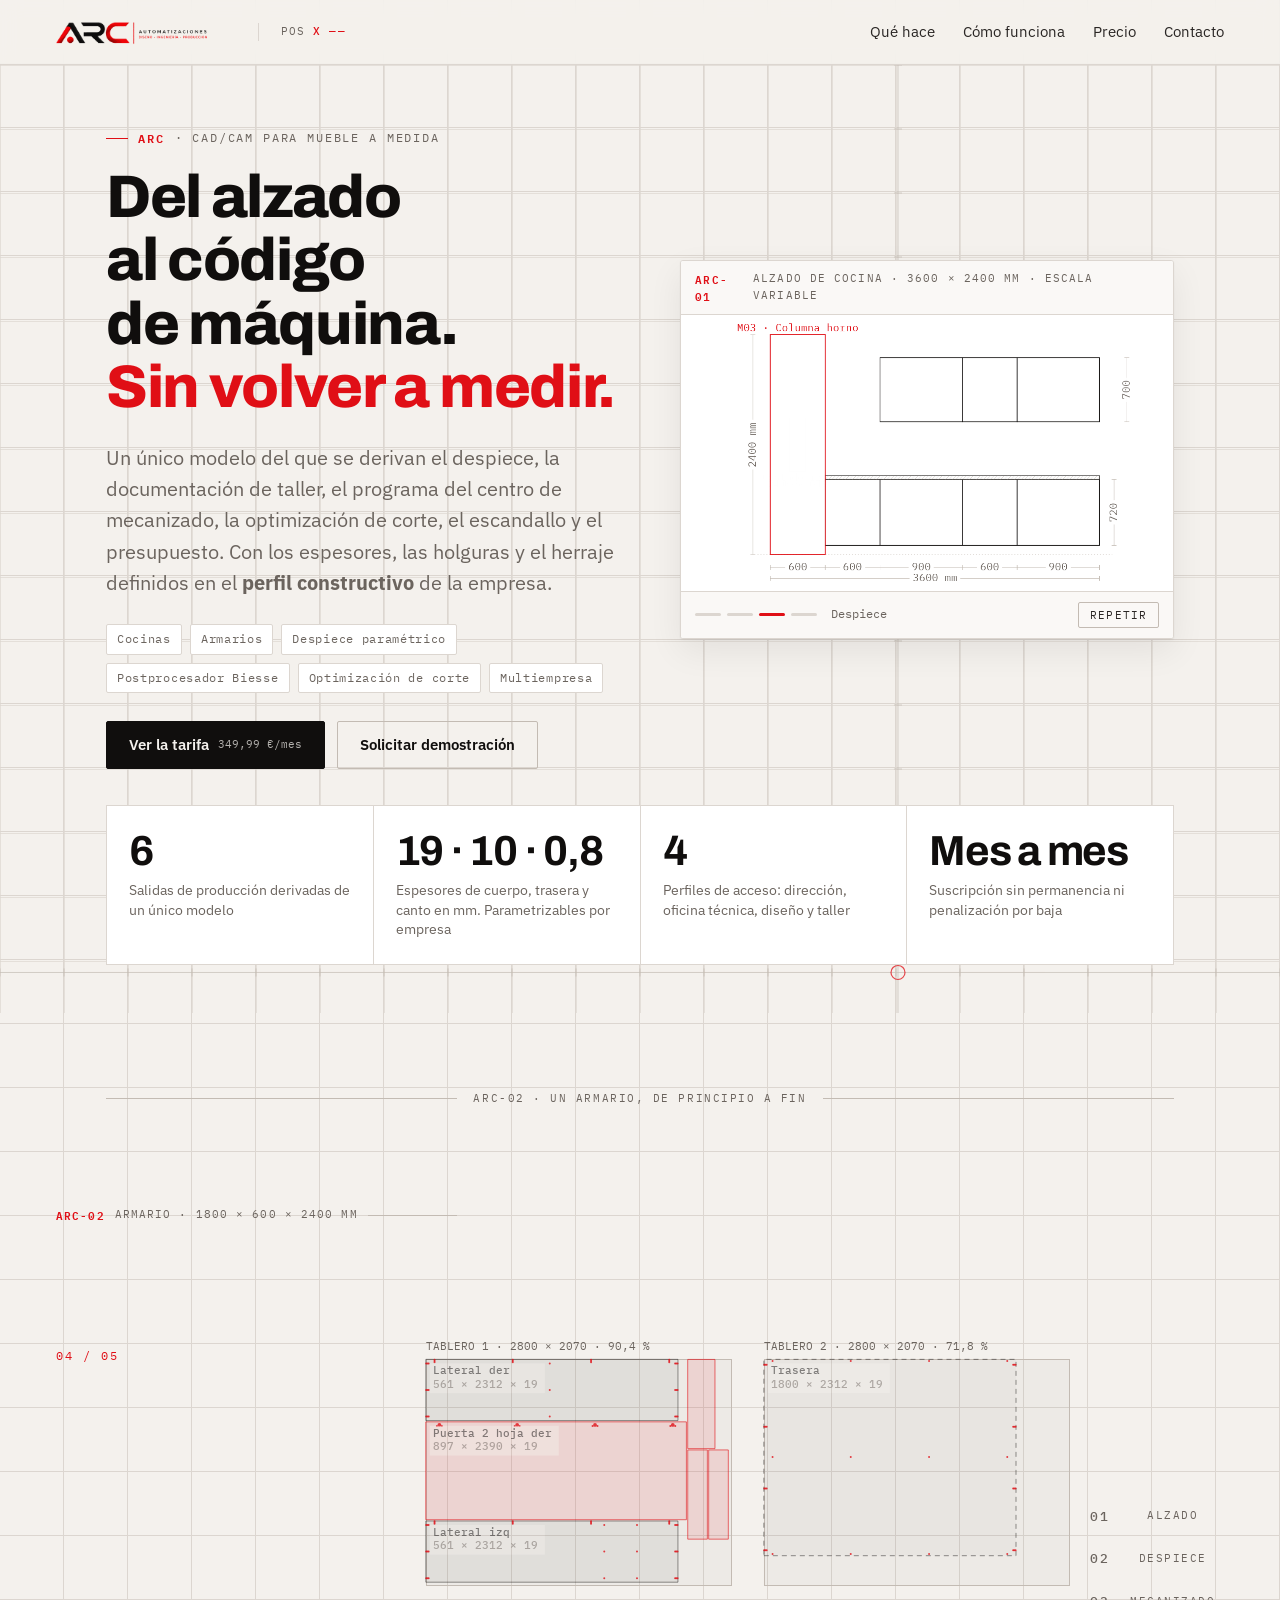
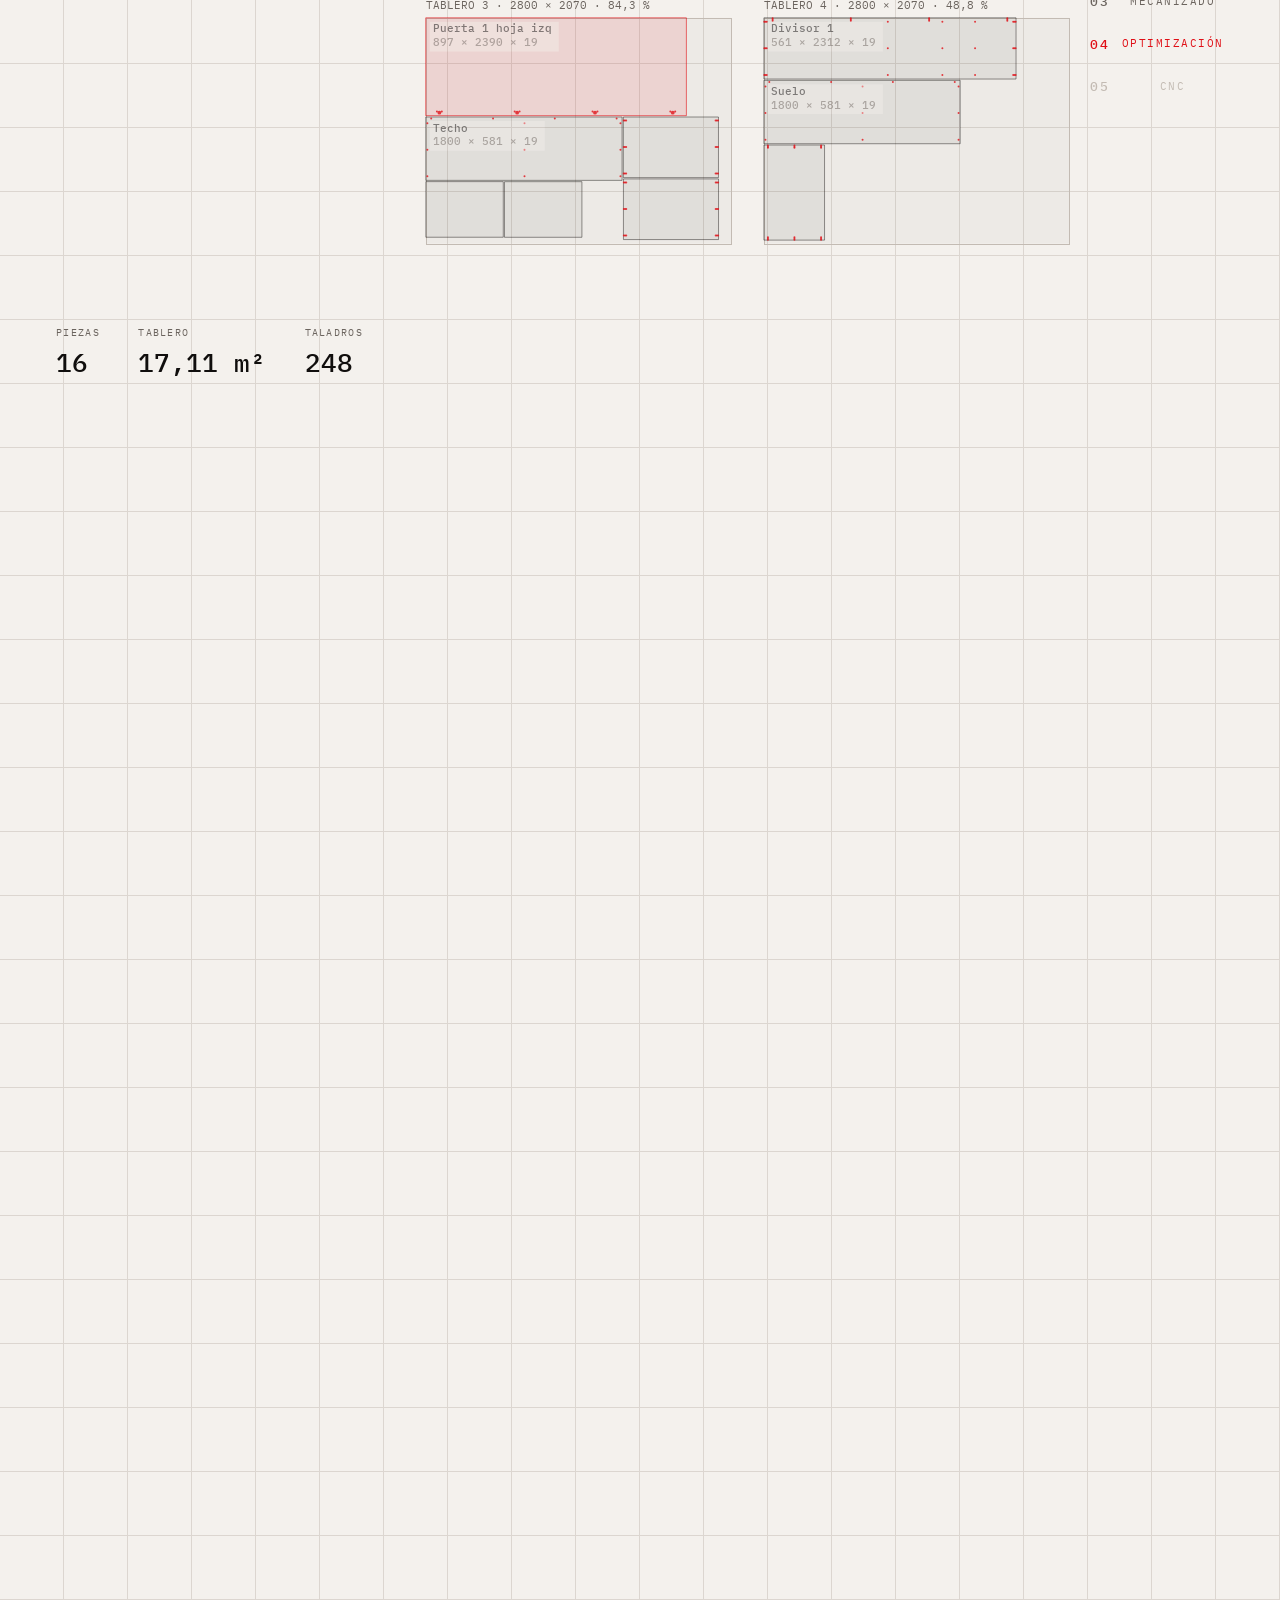
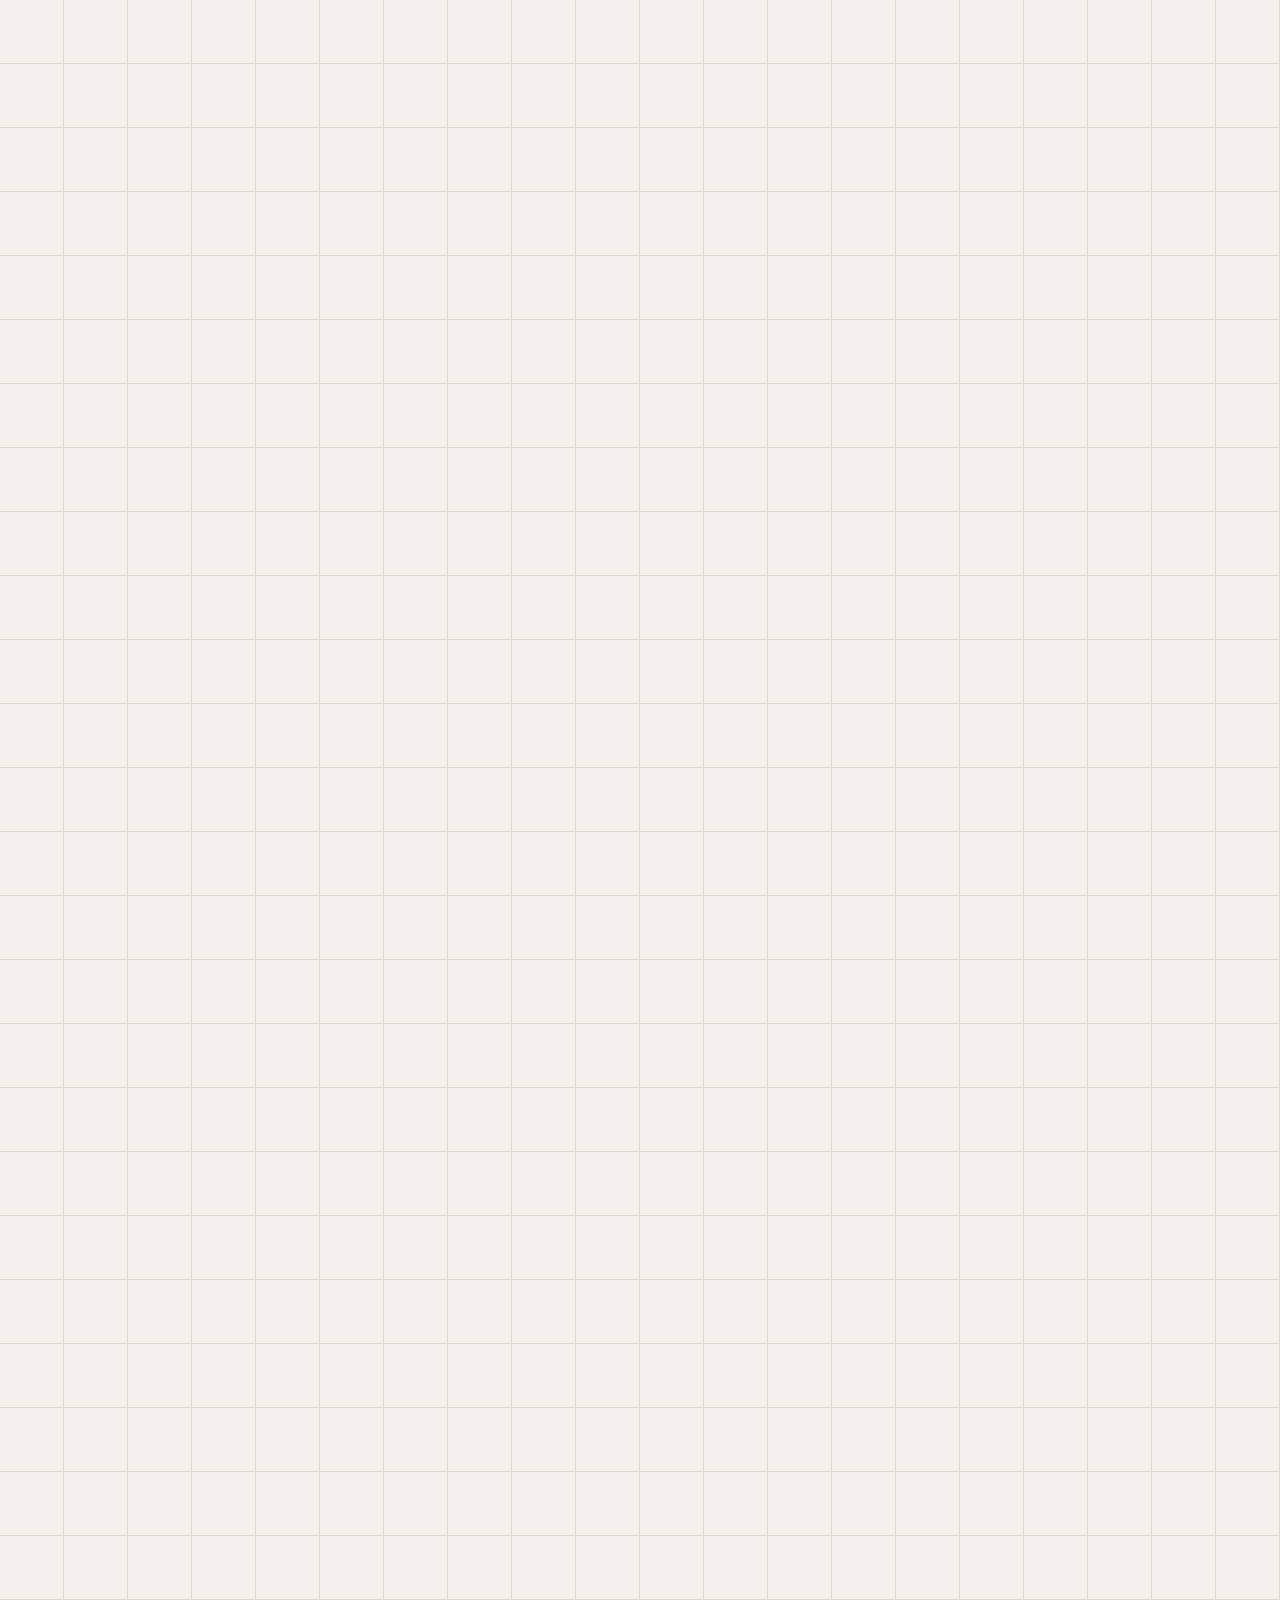
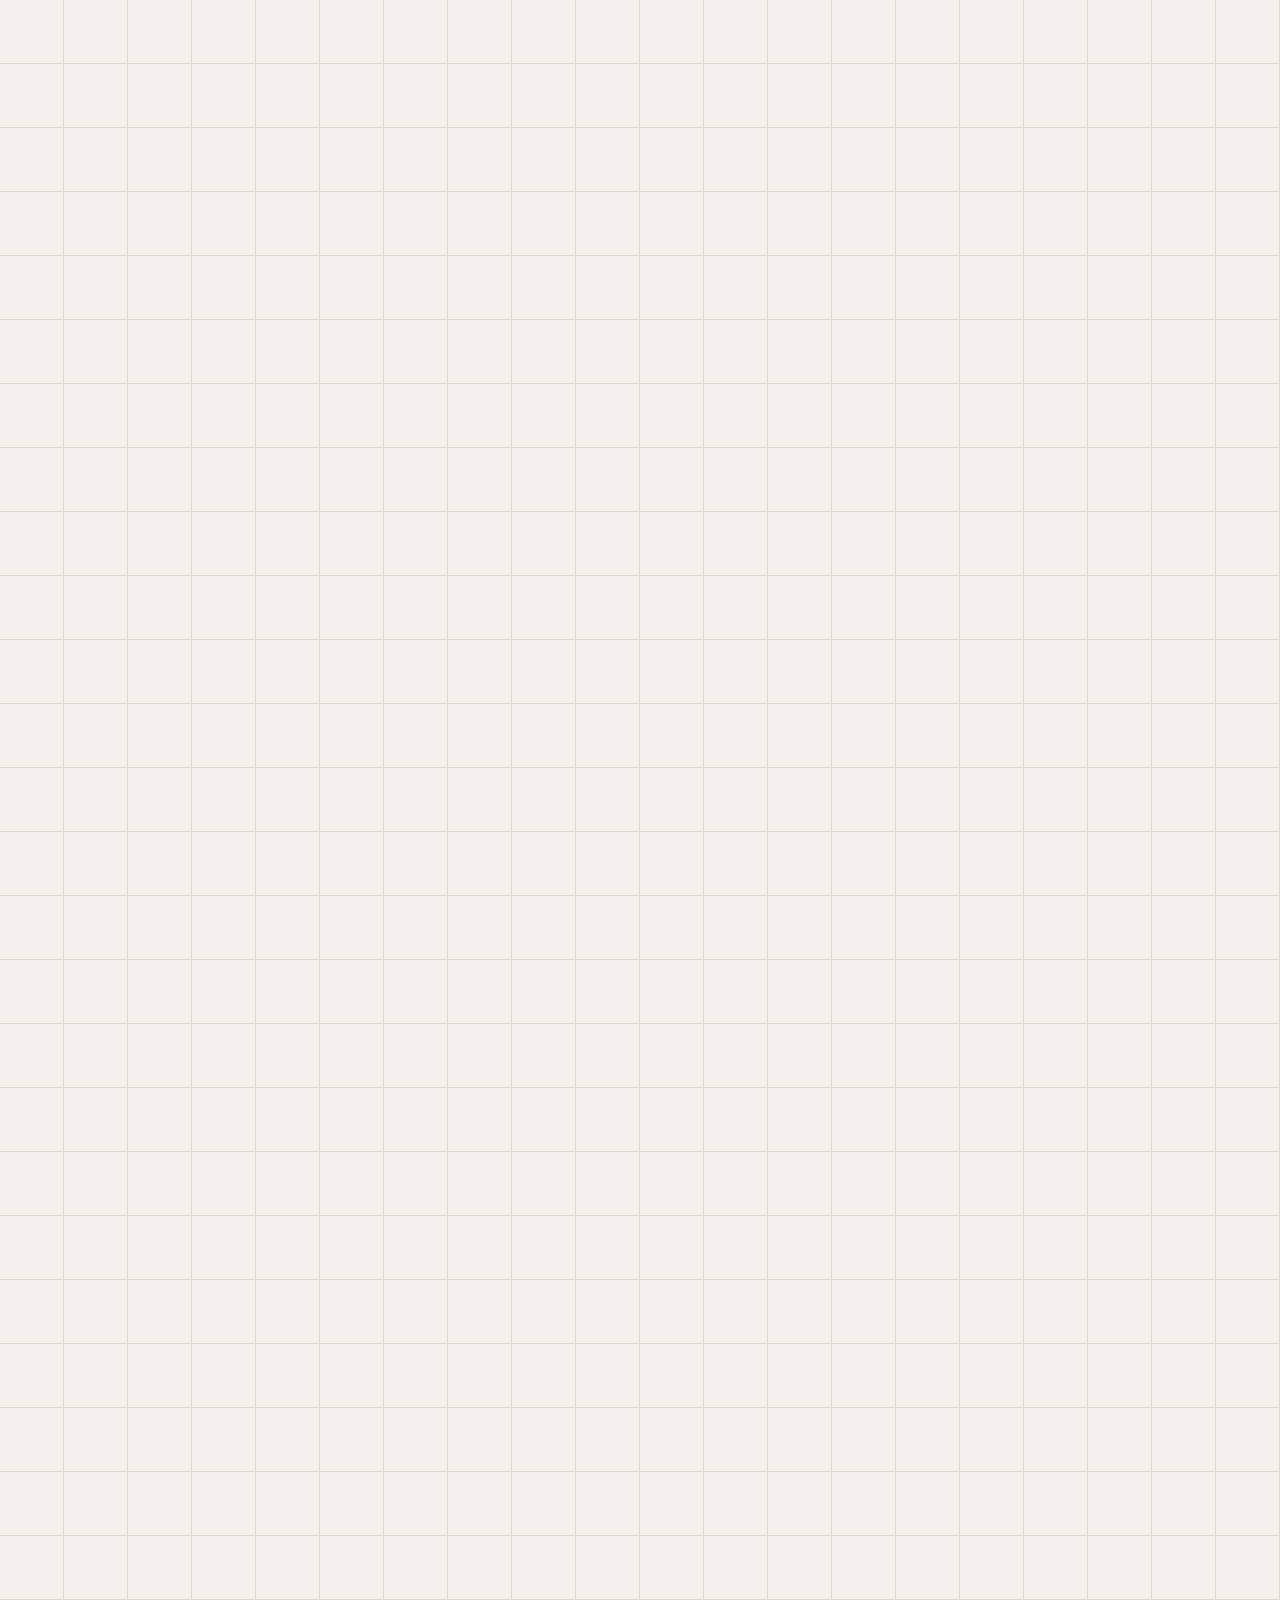
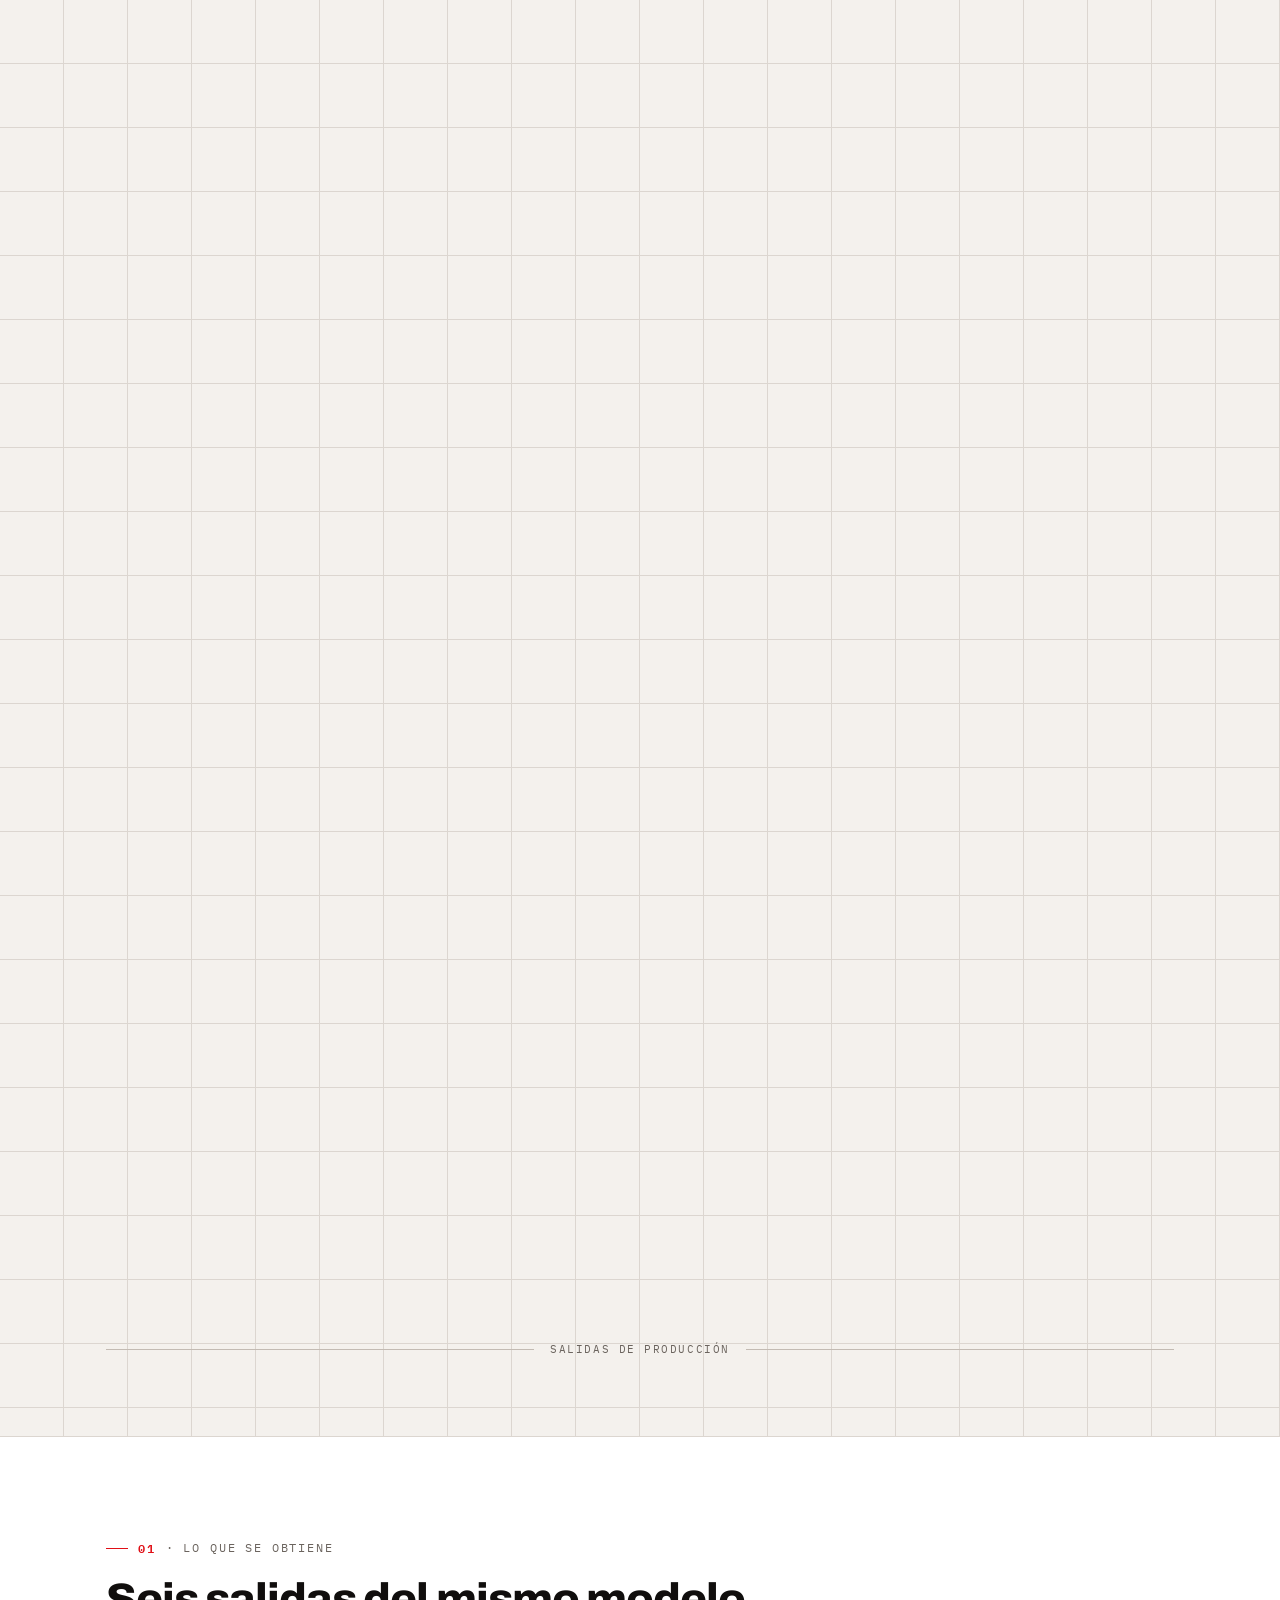
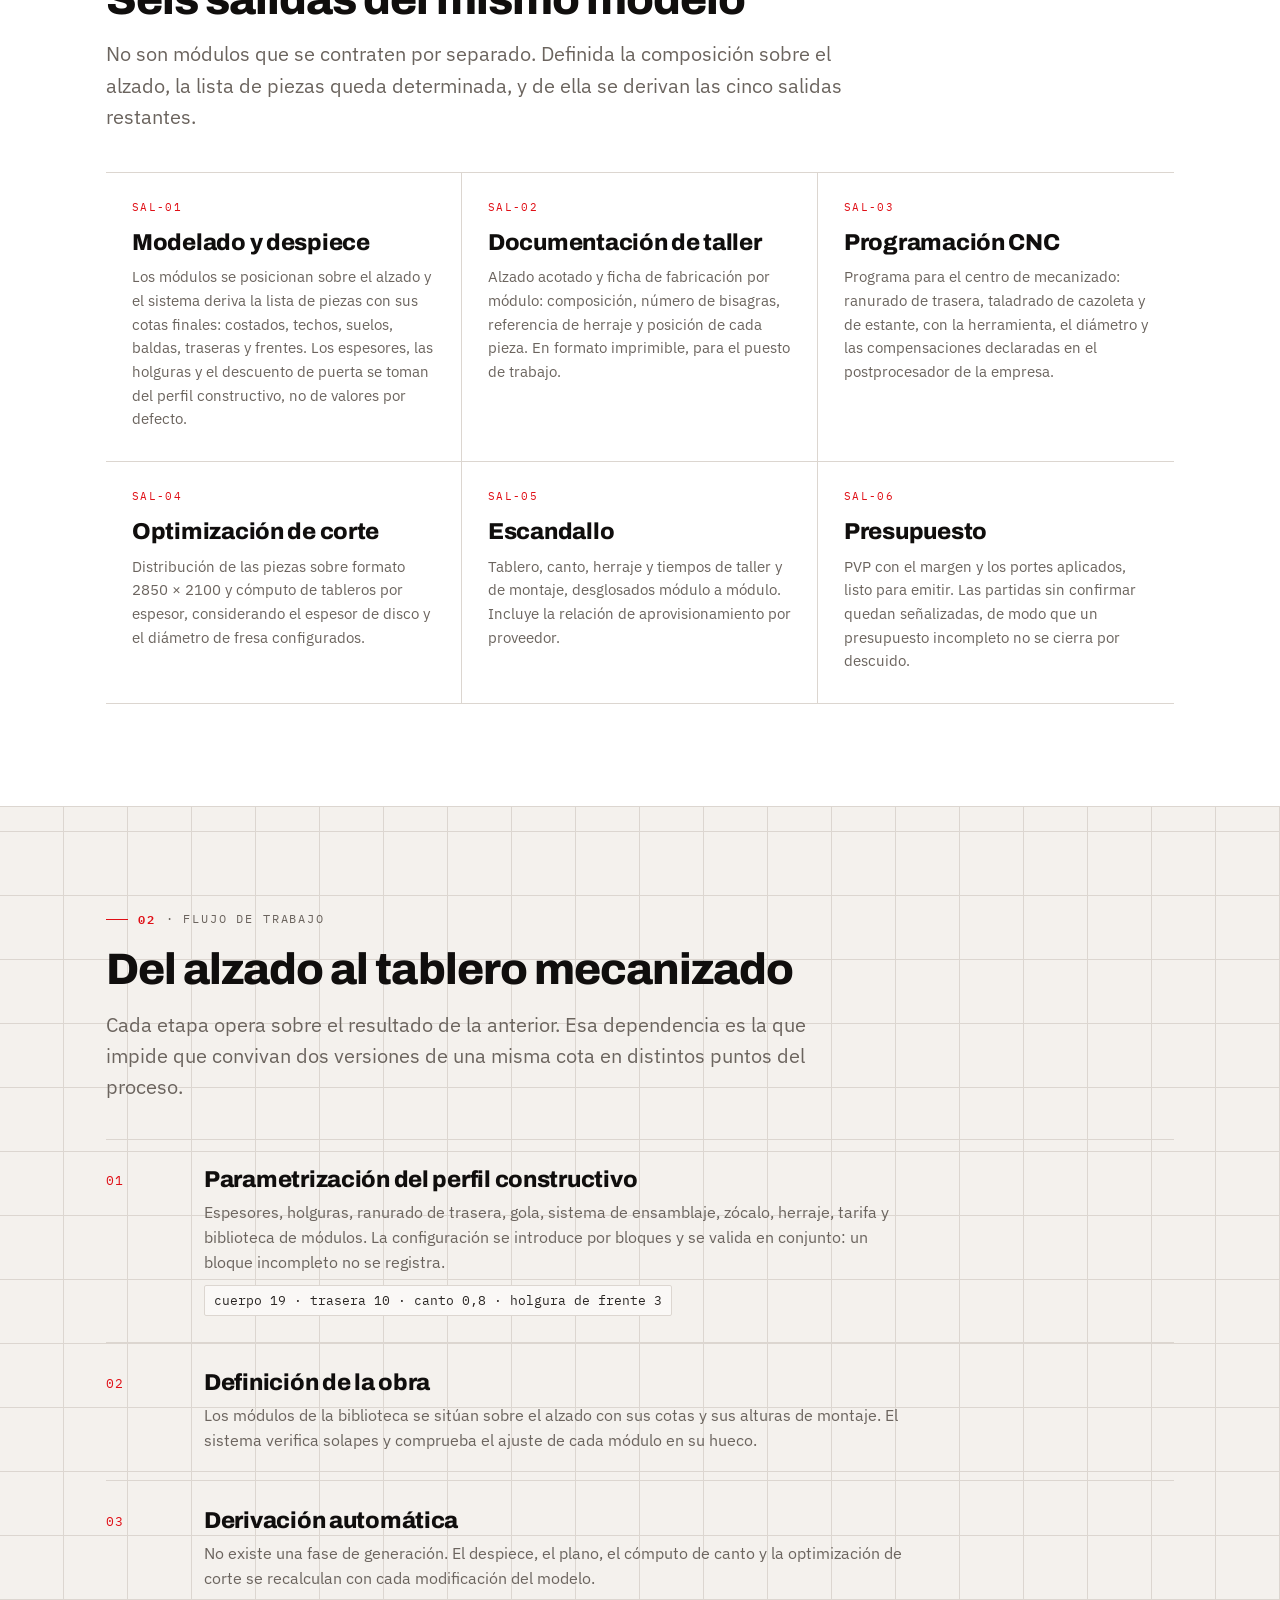
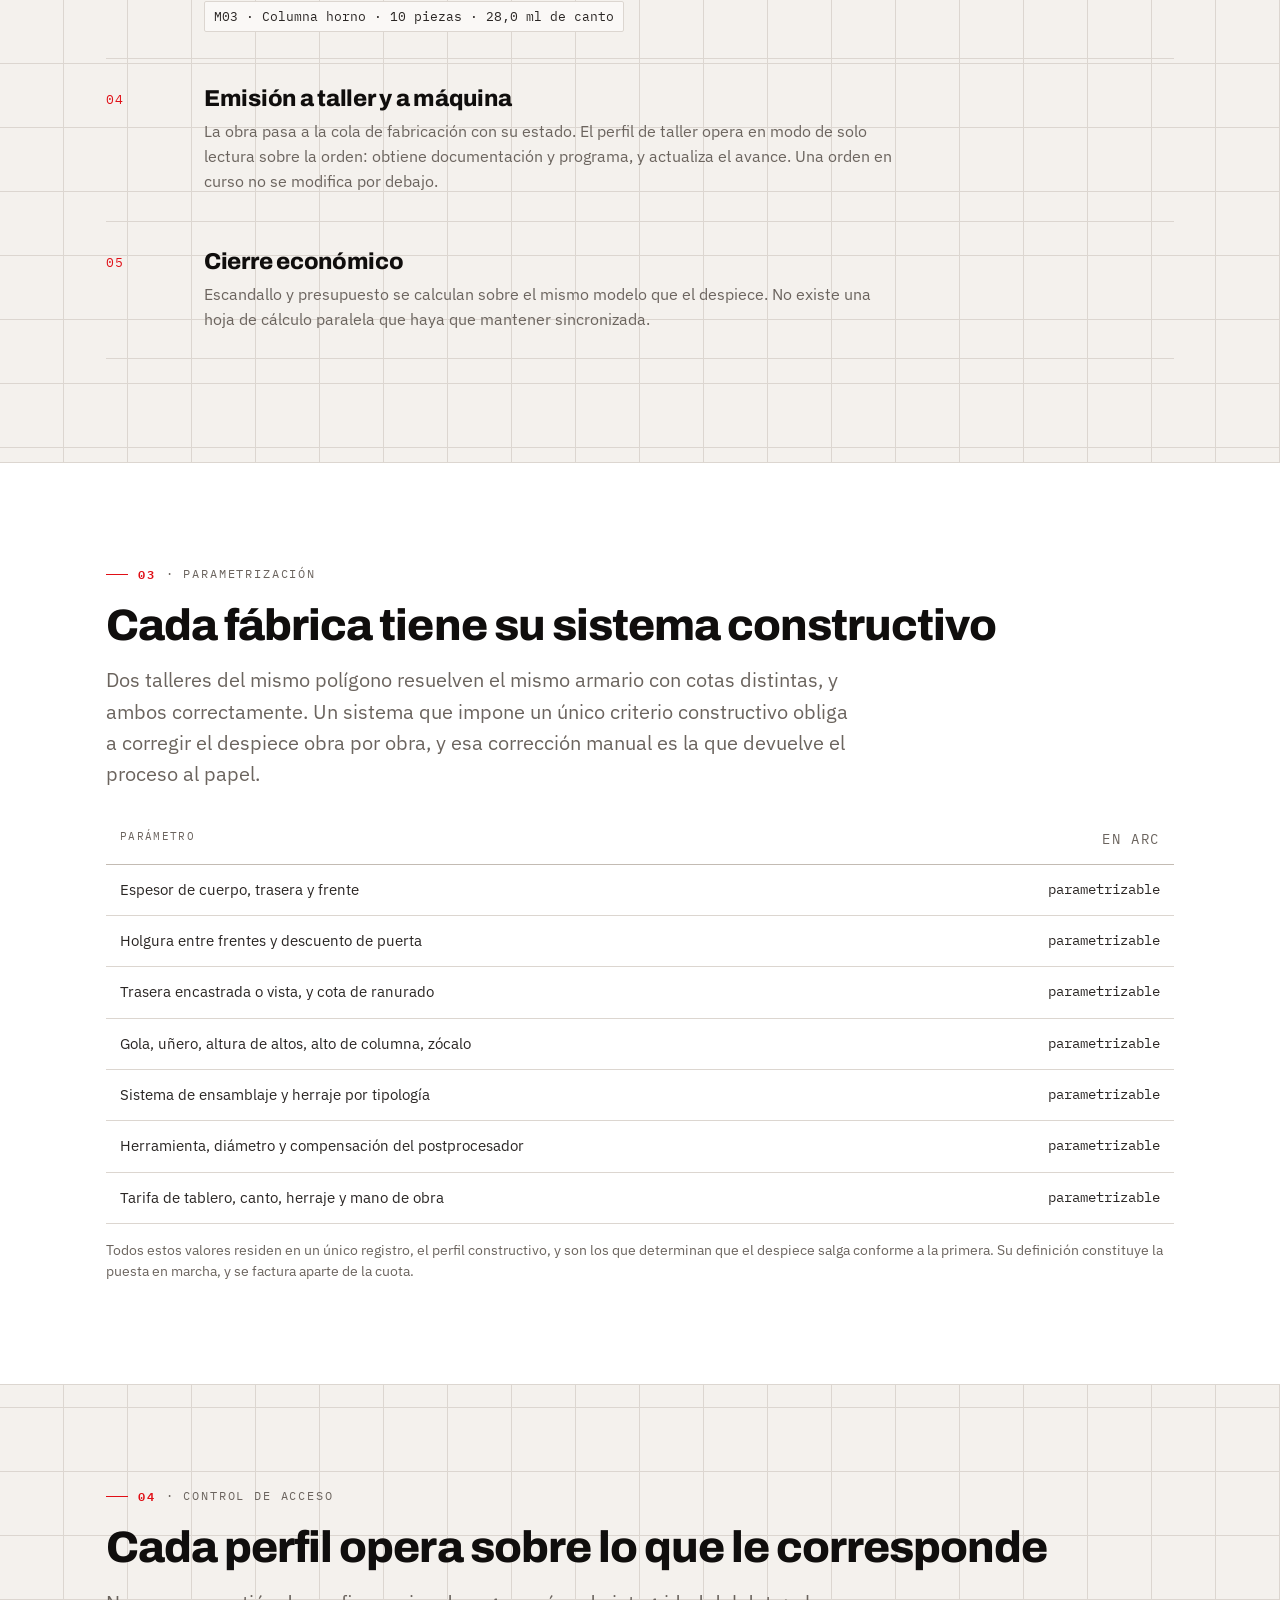
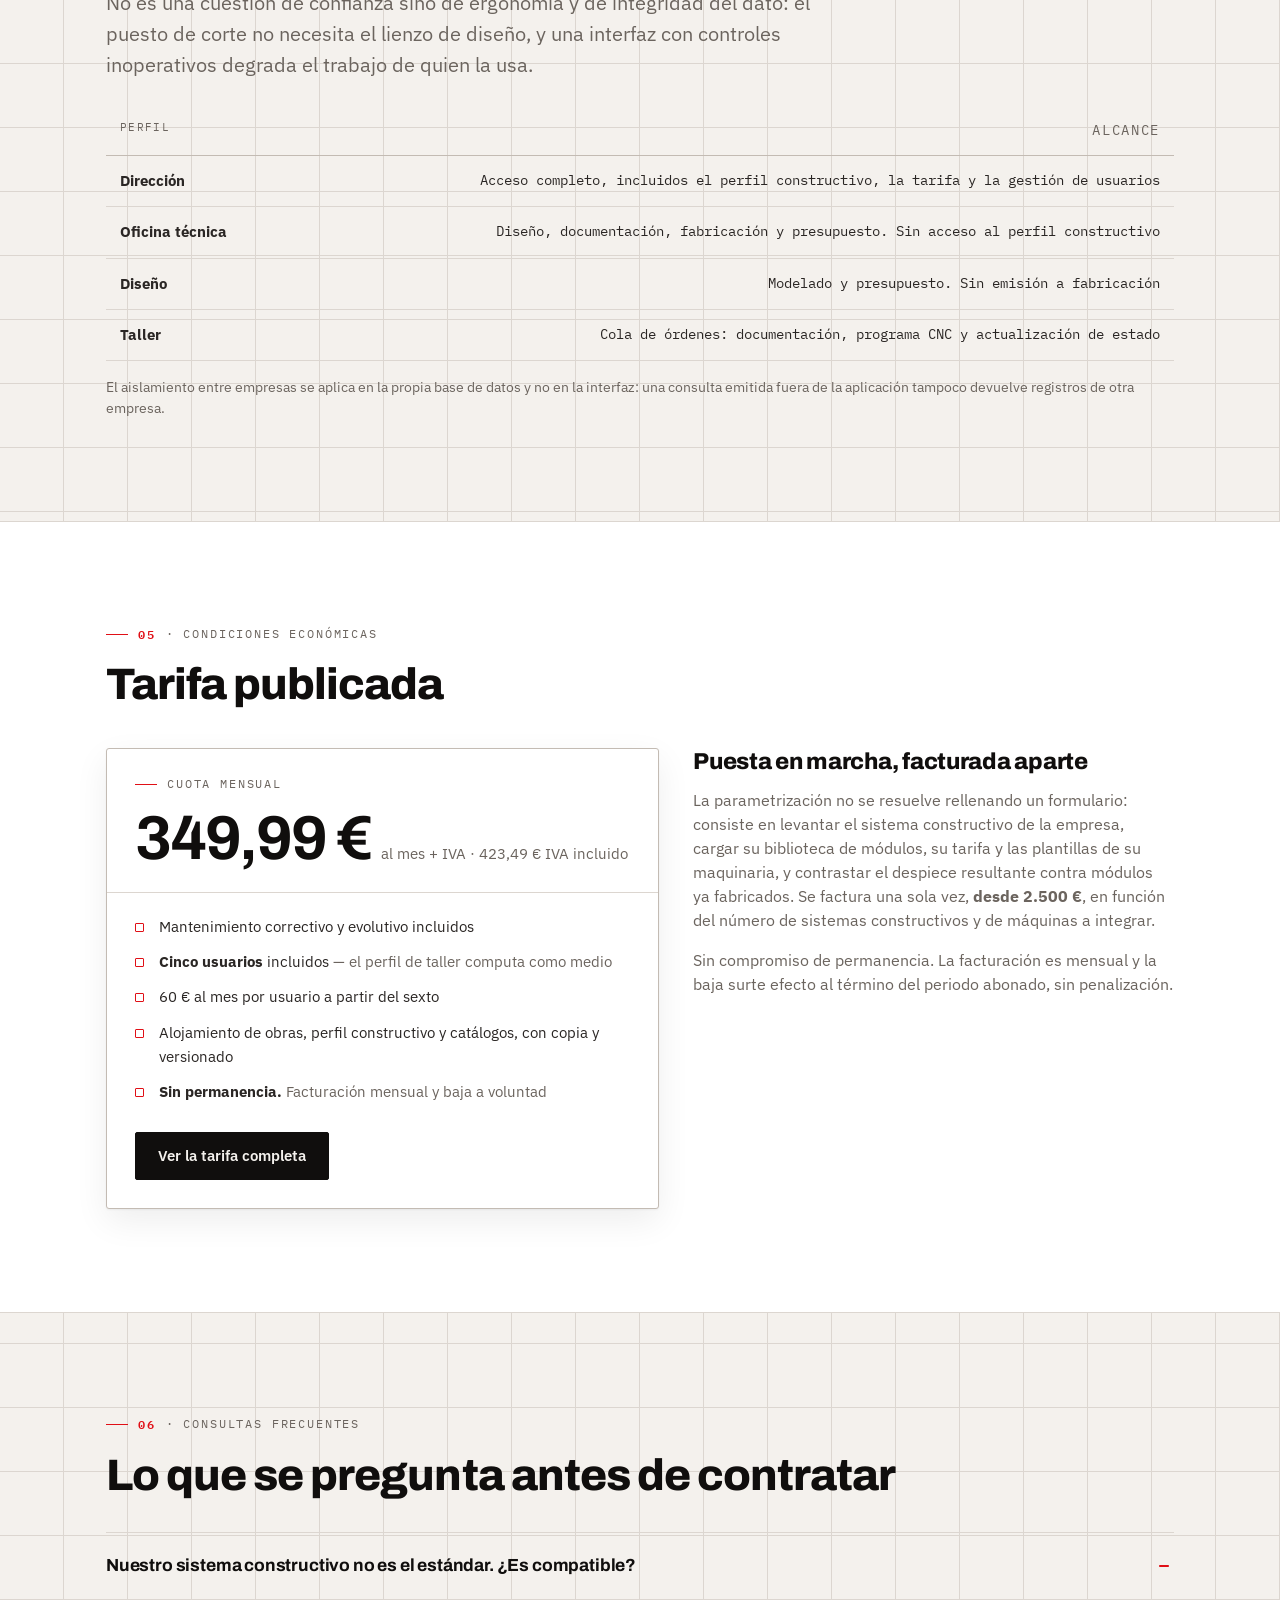
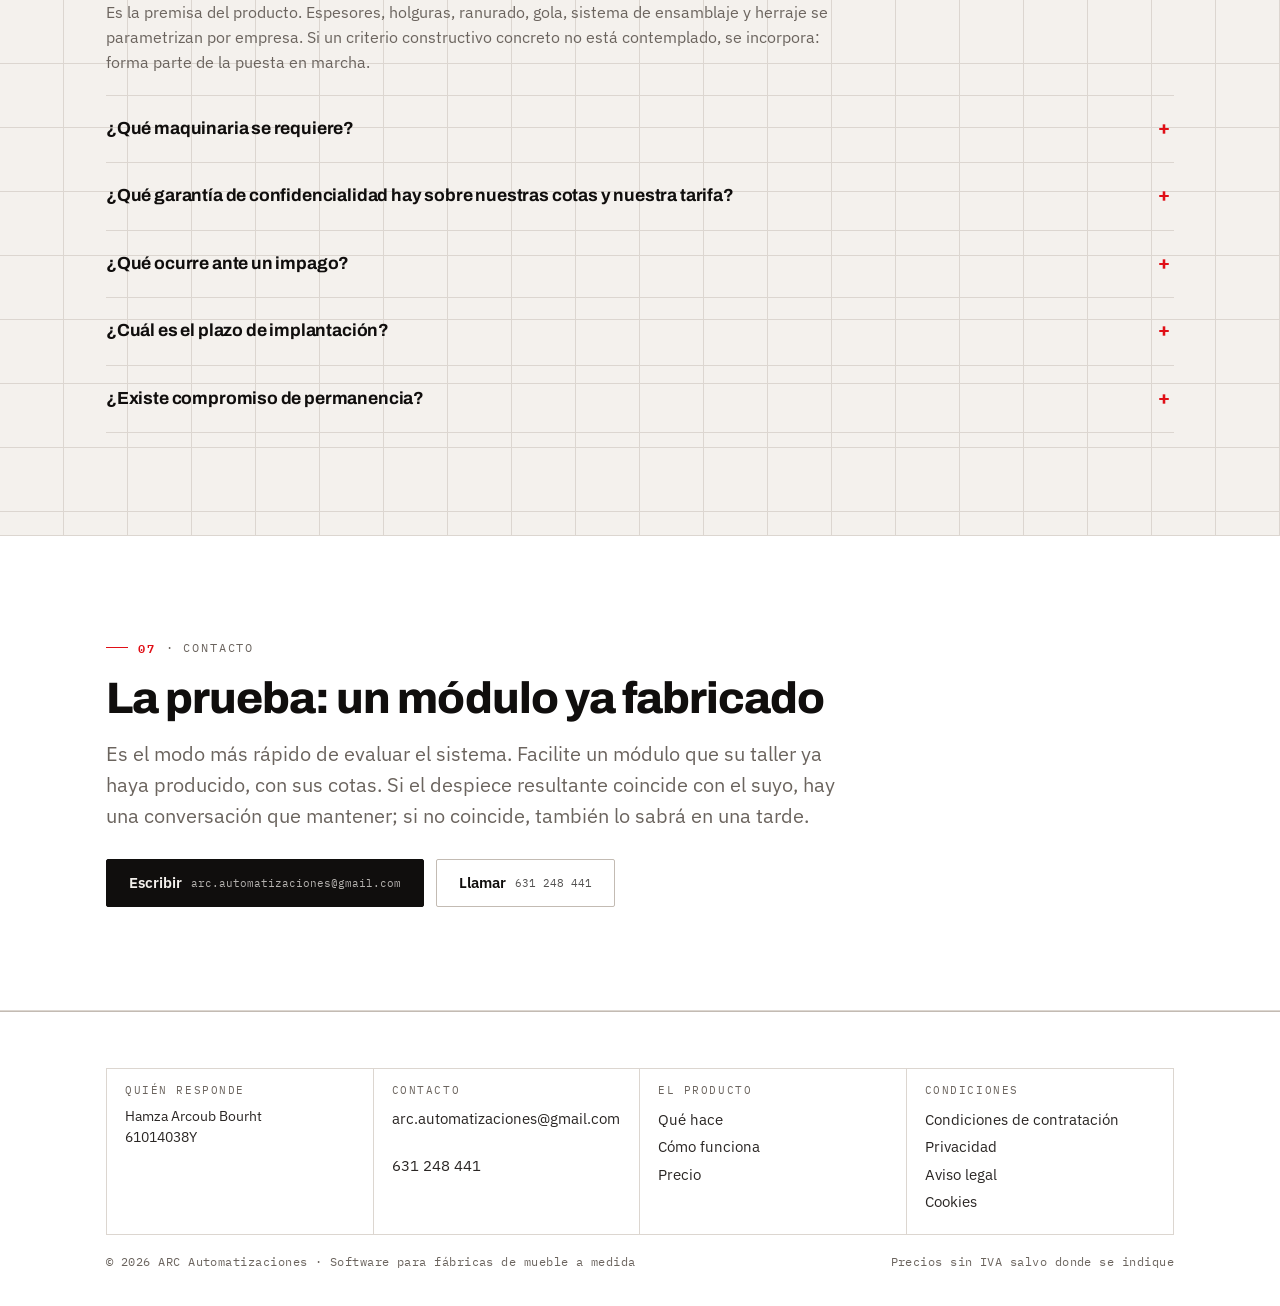
<file: index.html>
<!doctype html>
<html lang="es">
<head>
<meta charset="utf-8">
<meta name="viewport" content="width=device-width, initial-scale=1">
<title>ARC Automatizaciones</title>
<meta name="description" content="CAD/CAM para fábricas de mueble a medida. Del alzado se derivan el despiece, la documentación de taller, el programa CNC, la optimización de corte, el escandallo y el presupuesto, según el perfil constructivo de cada empresa.">
<link rel="icon" type="image/png" sizes="32x32" href="/marca/favicon-32.png">
<link rel="apple-touch-icon" href="/marca/arc-icono-180.png">
<meta property="og:type" content="website">
<meta property="og:site_name" content="ARC Automatizaciones">
<meta property="og:title" content="ARC Automatizaciones">
<meta property="og:description" content="CAD/CAM para fábricas de mueble a medida. Del alzado se derivan el despiece, la documentación de taller, el programa CNC, la optimización de corte, el escandallo y el presupuesto, según el perfil constructivo de cada empresa.">
<meta property="og:image" content="/marca/arc-lockup.png">
<meta name="theme-color" content="#E00F16">
<link rel="preconnect" href="https://fonts.googleapis.com">
<link rel="preconnect" href="https://fonts.gstatic.com" crossorigin>
<link rel="stylesheet" href="https://fonts.googleapis.com/css2?family=Archivo:wght@500;700;800&family=IBM+Plex+Mono:wght@400;500&family=IBM+Plex+Sans:wght@400;500;600&display=swap">
<link rel="stylesheet" href="/css/arc.css">
</head>
<body>

<header class="barra">
  <div class="hoja">
    <a href="/" aria-label="ARC Automatizaciones, inicio">
      <img class="claro" src="/marca/arc-lockup.png" alt="ARC Automatizaciones" width="1400" height="237">
      <img class="oscuro" src="/marca/arc-lockup-neg.png" alt="" width="1400" height="237" aria-hidden="true">
    </a>
    <!-- La lectura de posición y la cruz del cabezal. Las dos son decoración
         funcional: el CSS las esconde donde no hay ratón que seguir, y el
         lector de pantalla no tiene por qué enterarse. -->
    <span class="pos" aria-hidden="true">POS <b id="barraPos">X &mdash;&mdash;</b></span>
    <div class="cruz" id="barraCruz" aria-hidden="true"><i class="ojo"></i><i class="broca"></i></div>
    <nav>
      <a href="/#que-hace" class="oculta-movil">Qué hace</a>
      <a href="/#como" class="oculta-movil">Cómo funciona</a>
      <a href="/precios">Precio</a>
      <a href="/#contacto">Contacto</a>
    </nav>
  </div>
</header>

<main>

<!-- El fondo va DETRÁS de todo el bloque de portada: del titular y también
     del plano. Envuelve a `.hoja` en vez de ir dentro, porque `.hoja` está
     limitada a 1180 px y el papel tiene que llegar hasta los bordes. -->
<div class="escena">
  <canvas id="fondoPortada" aria-hidden="true"></canvas>
<section class="hoja portada">
  <div class="portada-rej">
    <div>
      <p class="eti"><b>ARC</b> · CAD/CAM para mueble a medida</p>
      <h1>Del alzado al código de máquina.<br><em>Sin volver a medir.</em></h1>
      <p class="entradilla">Un único modelo del que se derivan el despiece, la
        documentación de taller, el programa del centro de mecanizado, la optimización
        de corte, el escandallo y el presupuesto. Con los espesores, las holguras y el
        herraje definidos en el <strong>perfil constructivo</strong> de la empresa.</p>
      <div class="marcas">
        <span>Cocinas</span><span>Armarios</span><span>Despiece paramétrico</span>
        <span>Postprocesador Biesse</span><span>Optimización de corte</span>
        <span>Multiempresa</span>
      </div>
      <div class="botones">
        <a class="btn" href="/precios">Ver la tarifa <small>349,99 €/mes</small></a>
        <a class="btn btn--linea" href="#contacto">Solicitar demostración</a>
      </div>
    </div>

    <div class="plano">
      <div class="plano-cab">
        <b>ARC-01</b><span>Alzado de cocina · 3600 × 2400 mm<span class="larga"> · escala variable</span></span>
      </div>
      <canvas id="plano" width="1000" height="560"
        aria-label="Alzado de una cocina de 3600 por 2400 milímetros que se acota y se despieza en las diez piezas de una columna de horno."></canvas>
      <div class="plano-pie">
        <div class="fase" id="fases"><i></i><i class="on"></i><i></i><i></i></div>
        <span id="faseNombre">Cotas</span>
        <button type="button" id="replay">Repetir</button>
      </div>
    </div>
  </div>

  <div class="cifras sube">
    <div class="cifra"><b>6</b><span>Salidas de producción derivadas de un único modelo</span></div>
    <div class="cifra"><b>19 · 10 · 0,8</b><span>Espesores de cuerpo, trasera y canto en mm. Parametrizables por empresa</span></div>
    <div class="cifra"><b>4</b><span>Perfiles de acceso: dirección, oficina técnica, diseño y taller</span></div>
    <div class="cifra"><b>Mes a mes</b><span>Suscripción sin permanencia ni penalización por baja</span></div>
  </div>
</section>
</div>

<div class="hoja"><div class="cota cota--sola"><span>ARC-02 &middot; Un armario, de principio a fin</span></div></div>

<!-- ═══ EL ARMARIO QUE SE DESPIEZA AL BAJAR ═══
     Va aquí y no en la portada a propósito: la portada ya tiene su plano de
     cocina y funciona. Esto es lo PRIMERO que se encuentra quien baja, y
     enseña en veinte segundos lo que las seis tarjetas de abajo cuentan con
     palabras. El motor está en /js/armario.js. -->
<section class="acto" id="armActo">
  <div class="escenario">
    <div class="arm-cab"><b>ARC-02</b><span>Armario &middot; 1800 &times; 600 &times; 2400 mm</span></div>
    <canvas id="armLienzo" aria-label="Un armario de 1800 por 600 por 2400 milímetros que se abre en sus dieciséis piezas, enseña el mecanizado de cada una y se coloca en cuatro tableros de 2800 por 2070."></canvas>

    <div class="arm-rot">
      <div class="num" id="armNum">01 / 05</div>
      <h2 class="cambia" id="armTit">El alzado</h2>
      <p class="cambia" id="armTxt">Un armario de 1800 × 600 × 2400. Es lo único que se dibuja: todo lo demás se deduce de aquí.</p>
    </div>

    <div class="arm-carril" id="armCarril"></div>

    <div class="arm-cuentas">
      <div><span>Piezas</span><b id="armPiezas">0</b></div>
      <div><span>Tablero</span><b id="armM2">0,00 m²</b></div>
      <div><span>Taladros</span><b id="armTal">0</b></div>
    </div>

    <div class="arm-pista" id="armPista">Sigue bajando</div>
  </div>
</section>

<div class="hoja"><div class="cota cota--sola"><span>Salidas de producción</span></div></div>

<section class="tira tira--blanca" id="que-hace">
  <div class="hoja">
    <p class="eti"><b>01</b> · Lo que se obtiene</p>
    <h2>Seis salidas del mismo modelo</h2>
    <p class="entradilla">No son módulos que se contraten por separado. Definida la
      composición sobre el alzado, la lista de piezas queda determinada, y de ella se
      derivan las cinco salidas restantes.</p>

    <div class="salidas">
      <article class="salida sube"><span class="ref">SAL-01</span>
        <h3>Modelado y despiece</h3>
        <p>Los módulos se posicionan sobre el alzado y el sistema deriva la lista de
           piezas con sus cotas finales: costados, techos, suelos, baldas, traseras y
           frentes. Los espesores, las holguras y el descuento de puerta se toman del
           perfil constructivo, no de valores por defecto.</p></article>
      <article class="salida sube"><span class="ref">SAL-02</span>
        <h3>Documentación de taller</h3>
        <p>Alzado acotado y ficha de fabricación por módulo: composición, número de
           bisagras, referencia de herraje y posición de cada pieza. En formato
           imprimible, para el puesto de trabajo.</p></article>
      <article class="salida sube"><span class="ref">SAL-03</span>
        <h3>Programación CNC</h3>
        <p>Programa para el centro de mecanizado: ranurado de trasera, taladrado de
           cazoleta y de estante, con la herramienta, el diámetro y las compensaciones
           declaradas en el postprocesador de la empresa.</p></article>
      <article class="salida sube"><span class="ref">SAL-04</span>
        <h3>Optimización de corte</h3>
        <p>Distribución de las piezas sobre formato 2850 × 2100 y cómputo de tableros
           por espesor, considerando el espesor de disco y el diámetro de fresa
           configurados.</p></article>
      <article class="salida sube"><span class="ref">SAL-05</span>
        <h3>Escandallo</h3>
        <p>Tablero, canto, herraje y tiempos de taller y de montaje, desglosados módulo
           a módulo. Incluye la relación de aprovisionamiento por proveedor.</p></article>
      <article class="salida sube"><span class="ref">SAL-06</span>
        <h3>Presupuesto</h3>
        <p>PVP con el margen y los portes aplicados, listo para emitir. Las partidas sin
           confirmar quedan señalizadas, de modo que un presupuesto incompleto no se
           cierra por descuido.</p></article>
    </div>
  </div>
</section>

<section class="tira" id="como">
  <div class="hoja">
    <p class="eti"><b>02</b> · Flujo de trabajo</p>
    <h2>Del alzado al tablero mecanizado</h2>
    <p class="entradilla">Cada etapa opera sobre el resultado de la anterior. Esa
      dependencia es la que impide que convivan dos versiones de una misma cota en
      distintos puntos del proceso.</p>

    <div class="pasos">
      <div class="paso sube"><div class="n">01</div><div>
        <h3>Parametrización del perfil constructivo</h3>
        <p>Espesores, holguras, ranurado de trasera, gola, sistema de ensamblaje,
           zócalo, herraje, tarifa y biblioteca de módulos. La configuración se
           introduce por bloques y se valida en conjunto: un bloque incompleto no se
           registra.</p>
        <span class="dato">cuerpo 19 · trasera 10 · canto 0,8 · holgura de frente 3</span>
      </div></div>

      <div class="paso sube"><div class="n">02</div><div>
        <h3>Definición de la obra</h3>
        <p>Los módulos de la biblioteca se sitúan sobre el alzado con sus cotas y sus
           alturas de montaje. El sistema verifica solapes y comprueba el ajuste de cada
           módulo en su hueco.</p>
      </div></div>

      <div class="paso sube"><div class="n">03</div><div>
        <h3>Derivación automática</h3>
        <p>No existe una fase de generación. El despiece, el plano, el cómputo de canto
           y la optimización de corte se recalculan con cada modificación del modelo.</p>
        <span class="dato">M03 · Columna horno · 10 piezas · 28,0 ml de canto</span>
      </div></div>

      <div class="paso sube"><div class="n">04</div><div>
        <h3>Emisión a taller y a máquina</h3>
        <p>La obra pasa a la cola de fabricación con su estado. El perfil de taller opera
           en modo de solo lectura sobre la orden: obtiene documentación y programa, y
           actualiza el avance. Una orden en curso no se modifica por debajo.</p>
      </div></div>

      <div class="paso sube"><div class="n">05</div><div>
        <h3>Cierre económico</h3>
        <p>Escandallo y presupuesto se calculan sobre el mismo modelo que el despiece. No
           existe una hoja de cálculo paralela que haya que mantener sincronizada.</p>
      </div></div>
    </div>
  </div>
</section>

<section class="tira tira--blanca">
  <div class="hoja">
    <p class="eti"><b>03</b> · Parametrización</p>
    <h2>Cada fábrica tiene su sistema constructivo</h2>
    <p class="entradilla">Dos talleres del mismo polígono resuelven el mismo armario con
      cotas distintas, y ambos correctamente. Un sistema que impone un único criterio
      constructivo obliga a corregir el despiece obra por obra, y esa corrección manual
      es la que devuelve el proceso al papel.</p>

    <div class="envuelve">
    <table class="tabla">
      <thead><tr><th>Parámetro</th><th>En ARC</th></tr></thead>
      <tbody>
        <tr><td>Espesor de cuerpo, trasera y frente</td><td>parametrizable</td></tr>
        <tr><td>Holgura entre frentes y descuento de puerta</td><td>parametrizable</td></tr>
        <tr><td>Trasera encastrada o vista, y cota de ranurado</td><td>parametrizable</td></tr>
        <tr><td>Gola, uñero, altura de altos, alto de columna, zócalo</td><td>parametrizable</td></tr>
        <tr><td>Sistema de ensamblaje y herraje por tipología</td><td>parametrizable</td></tr>
        <tr><td>Herramienta, diámetro y compensación del postprocesador</td><td>parametrizable</td></tr>
        <tr><td>Tarifa de tablero, canto, herraje y mano de obra</td><td>parametrizable</td></tr>
      </tbody>
    </table>
    </div>
    <p class="nota">Todos estos valores residen en un único registro, el perfil
      constructivo, y son los que determinan que el despiece salga conforme a la primera.
      Su definición constituye la puesta en marcha, y se factura aparte de la cuota.</p>
  </div>
</section>

<section class="tira">
  <div class="hoja">
    <p class="eti"><b>04</b> · Control de acceso</p>
    <h2>Cada perfil opera sobre lo que le corresponde</h2>
    <p class="entradilla">No es una cuestión de confianza sino de ergonomía y de
      integridad del dato: el puesto de corte no necesita el lienzo de diseño, y una
      interfaz con controles inoperativos degrada el trabajo de quien la usa.</p>

    <div class="envuelve">
    <table class="tabla">
      <thead><tr><th>Perfil</th><th>Alcance</th></tr></thead>
      <tbody>
        <tr><td><strong>Dirección</strong></td><td>Acceso completo, incluidos el perfil constructivo, la tarifa y la gestión de usuarios</td></tr>
        <tr><td><strong>Oficina técnica</strong></td><td>Diseño, documentación, fabricación y presupuesto. Sin acceso al perfil constructivo</td></tr>
        <tr><td><strong>Diseño</strong></td><td>Modelado y presupuesto. Sin emisión a fabricación</td></tr>
        <tr><td><strong>Taller</strong></td><td>Cola de órdenes: documentación, programa CNC y actualización de estado</td></tr>
      </tbody>
    </table>
    </div>
    <p class="nota">El aislamiento entre empresas se aplica en la propia base de datos y
      no en la interfaz: una consulta emitida fuera de la aplicación tampoco devuelve
      registros de otra empresa.</p>
  </div>
</section>

<section class="tira tira--blanca" id="precio">
  <div class="hoja">
    <p class="eti"><b>05</b> · Condiciones económicas</p>
    <h2>Tarifa publicada</h2>
    <div class="tarifa">
      <div class="panel">
        <div class="panel-cab">
          <p class="eti">Cuota mensual</p>
          <div class="granprecio"><b>349,99 €</b><span>al mes + IVA · 423,49 € IVA incluido</span></div>
        </div>
        <div class="panel-cue">
          <ul class="incluye">
            <li>Mantenimiento correctivo y evolutivo incluidos</li>
            <li><strong>Cinco usuarios</strong> incluidos <em>— el perfil de taller computa como medio</em></li>
            <li>60 € al mes por usuario a partir del sexto</li>
            <li>Alojamiento de obras, perfil constructivo y catálogos, con copia y versionado</li>
            <li><strong>Sin permanencia.</strong> <em>Facturación mensual y baja a voluntad</em></li>
          </ul>
          <div class="botones">
            <a class="btn" href="/precios">Ver la tarifa completa</a>
          </div>
        </div>
      </div>
      <div>
        <h3>Puesta en marcha, facturada aparte</h3>
        <p class="nota" style="margin-top:12px;font-size:15.5px">La parametrización no se
          resuelve rellenando un formulario: consiste en levantar el sistema constructivo
          de la empresa, cargar su biblioteca de módulos, su tarifa y las plantillas de
          su maquinaria, y contrastar el despiece resultante contra módulos ya
          fabricados. Se factura una sola vez, <strong>desde 2.500 €</strong>, en función
          del número de sistemas constructivos y de máquinas a integrar.</p>
        <p class="nota" style="font-size:15.5px">Sin compromiso de permanencia. La
          facturación es mensual y la baja surte efecto al término del periodo abonado,
          sin penalización.</p>
      </div>
    </div>
  </div>
</section>

<section class="tira">
  <div class="hoja">
    <p class="eti"><b>06</b> · Consultas frecuentes</p>
    <h2>Lo que se pregunta antes de contratar</h2>
    <div class="faq">
      <details open><summary>Nuestro sistema constructivo no es el estándar. ¿Es compatible?</summary>
        <p>Es la premisa del producto. Espesores, holguras, ranurado, gola, sistema de
           ensamblaje y herraje se parametrizan por empresa. Si un criterio constructivo
           concreto no está contemplado, se incorpora: forma parte de la puesta en
           marcha.</p></details>
      <details><summary>¿Qué maquinaria se requiere?</summary>
        <p>Para modelar, despiezar, documentar y presupuestar, ninguna: basta un
           navegador. Para la salida a máquina se requiere que el centro de mecanizado
           tenga su postprocesador definido. Actualmente está implementado para Biesse
           con plantillas PGMX; otros controles se incorporan en la puesta en
           marcha.</p></details>
      <details><summary>¿Qué garantía de confidencialidad hay sobre nuestras cotas y nuestra tarifa?</summary>
        <p>Cada empresa dispone de su propio espacio y el aislamiento se aplica en la
           base de datos, no en la interfaz: una consulta emitida fuera de la aplicación
           tampoco devuelve registros ajenos. La tarifa y los catálogos quedan tras la
           autenticación, no en un directorio público.</p></details>
      <details><summary>¿Qué ocurre ante un impago?</summary>
        <p>No se retiene el dato. Las obras existentes siguen siendo consultables,
           imprimibles y exportables, y el taller puede continuar actualizando el estado
           de lo que ya está en producción. Lo que queda suspendido es la creación de
           obras nuevas y la modificación de las existentes, previo aviso: un recibo
           pendiente no interrumpe el servicio de forma inmediata.</p></details>
      <details><summary>¿Cuál es el plazo de implantación?</summary>
        <p>Depende del número de sistemas constructivos a levantar y del estado de la
           tarifa de partida. El factor limitante no es el software, sino el contraste
           del despiece contra módulos ya fabricados hasta obtener coincidencia.</p></details>
      <details><summary>¿Existe compromiso de permanencia?</summary>
        <p>No. La facturación es mensual y la baja puede solicitarse en cualquier momento;
           surte efecto al término del periodo ya abonado, sin penalización ni preaviso
           mínimo. Queda recogido en las
           <a href="/condiciones">condiciones de contratación</a>.</p></details>
    </div>
  </div>
</section>

<section class="tira tira--blanca" id="contacto">
  <div class="hoja">
    <p class="eti"><b>07</b> · Contacto</p>
    <h2>La prueba: un módulo ya fabricado</h2>
    <p class="entradilla">Es el modo más rápido de evaluar el sistema. Facilite un módulo
      que su taller ya haya producido, con sus cotas. Si el despiece resultante coincide
      con el suyo, hay una conversación que mantener; si no coincide, también lo sabrá en
      una tarde.</p>
    <div class="botones"><a class="btn" href="mailto:arc.automatizaciones@gmail.com?subject=Demostraci%C3%B3n%20de%20ARC">Escribir <small>arc.automatizaciones@gmail.com</small></a><a class="btn btn--linea" href="tel:+34631248441">Llamar <small>631 248 441</small></a></div>
  </div>
</section>

</main>

<footer class="pie">
  <div class="hoja">
    <div class="cajetin">
      <div class="celda">
        <h4>Quién responde</h4>
        <p>Hamza Arcoub Bourht<br>61014038Y</p>
      </div>
      <div class="celda">
        <h4>Contacto</h4>
        <p><a href="mailto:arc.automatizaciones@gmail.com">arc.automatizaciones@gmail.com</a><br><a href="tel:+34631248441">631 248 441</a></p>
      </div>
      <div class="celda">
        <h4>El producto</h4>
        <a href="/#que-hace">Qué hace</a>
        <a href="/#como">Cómo funciona</a>
        <a href="/precios">Precio</a>
      </div>
      <div class="celda">
        <h4>Condiciones</h4>
        <a href="/condiciones">Condiciones de contratación</a>
        <a href="/privacidad">Privacidad</a>
        <a href="/aviso-legal">Aviso legal</a>
        <a href="/cookies">Cookies</a>
      </div>
    </div>
    <div class="pie-abajo">
      <span>© <span data-anio>2026</span> ARC Automatizaciones · Software para fábricas de mueble a medida</span>
      <span style="margin-left:auto">Precios sin IVA salvo donde se indique</span>
    </div>
  </div>
</footer>

<script src="/js/arc.js"></script>
<script src="/js/fondo.js"></script>
<script src="/js/armario.js"></script>
<script src="/js/barra.js"></script>
</body>
</html>
</file>
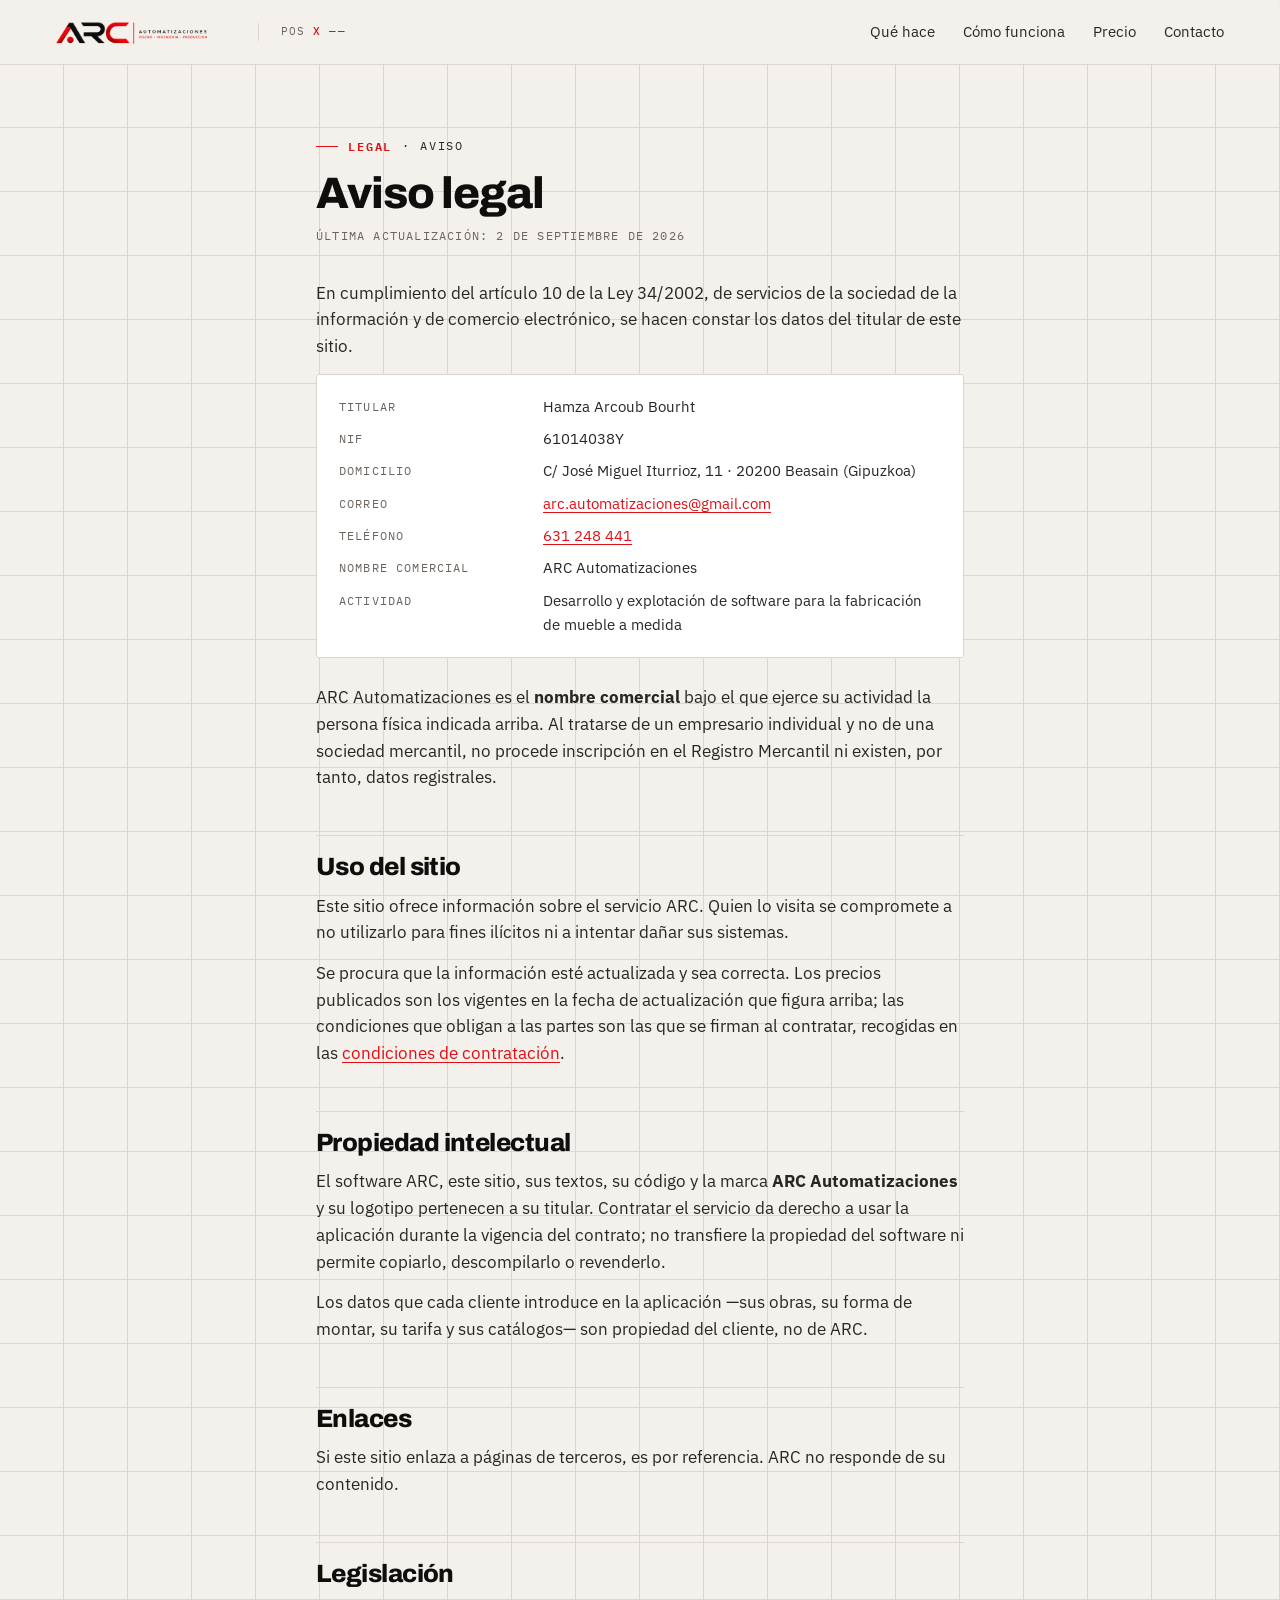
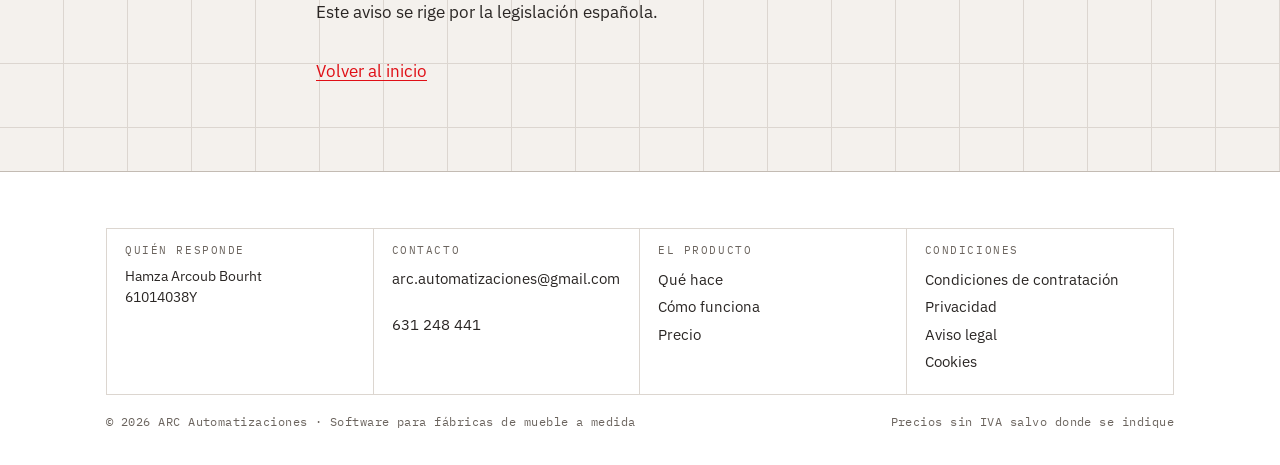
<file: aviso-legal.html>
<!doctype html>
<html lang="es">
<head>
<meta charset="utf-8">
<meta name="viewport" content="width=device-width, initial-scale=1">
<title>Aviso legal</title>
<meta name="description" content="Datos identificativos del titular del sitio, condiciones de uso y propiedad intelectual.">
<link rel="icon" type="image/png" sizes="32x32" href="/marca/favicon-32.png">
<link rel="apple-touch-icon" href="/marca/arc-icono-180.png">
<meta property="og:type" content="website">
<meta property="og:site_name" content="ARC Automatizaciones">
<meta property="og:title" content="Aviso legal">
<meta property="og:description" content="Datos identificativos del titular del sitio, condiciones de uso y propiedad intelectual.">
<meta property="og:image" content="/marca/arc-lockup.png">
<meta name="theme-color" content="#E00F16">
<link rel="preconnect" href="https://fonts.googleapis.com">
<link rel="preconnect" href="https://fonts.gstatic.com" crossorigin>
<link rel="stylesheet" href="https://fonts.googleapis.com/css2?family=Archivo:wght@500;700;800&family=IBM+Plex+Mono:wght@400;500&family=IBM+Plex+Sans:wght@400;500;600&display=swap">
<link rel="stylesheet" href="/css/arc.css">
</head>
<body>

<header class="barra">
  <div class="hoja">
    <a href="/" aria-label="ARC Automatizaciones, inicio">
      <img class="claro" src="/marca/arc-lockup.png" alt="ARC Automatizaciones" width="1400" height="237">
      <img class="oscuro" src="/marca/arc-lockup-neg.png" alt="" width="1400" height="237" aria-hidden="true">
    </a>
    <!-- La lectura de posición y la cruz del cabezal. Las dos son decoración
         funcional: el CSS las esconde donde no hay ratón que seguir, y el
         lector de pantalla no tiene por qué enterarse. -->
    <span class="pos" aria-hidden="true">POS <b id="barraPos">X &mdash;&mdash;</b></span>
    <div class="cruz" id="barraCruz" aria-hidden="true"><i class="ojo"></i><i class="broca"></i></div>
    <nav>
      <a href="/#que-hace" class="oculta-movil">Qué hace</a>
      <a href="/#como" class="oculta-movil">Cómo funciona</a>
      <a href="/precios">Precio</a>
      <a href="/#contacto">Contacto</a>
    </nav>
  </div>
</header>

<main class="hoja legal">
  <p class="eti"><b>Legal</b> · Aviso</p>
  <h1>Aviso legal</h1>
  <span class="fecha">Última actualización: 2 de septiembre de 2026</span>

  <p>En cumplimiento del artículo 10 de la Ley 34/2002, de servicios de la sociedad de la
     información y de comercio electrónico, se hacen constar los datos del titular de este
     sitio.</p>

  <div class="ficha">
    <div><b>Titular</b><span>Hamza Arcoub Bourht</span></div><div><b>NIF</b><span>61014038Y</span></div><div><b>Domicilio</b><span>C/ José Miguel Iturrioz, 11 · 20200 Beasain (Gipuzkoa)</span></div>
    <div><b>Correo</b><span><a href="mailto:arc.automatizaciones@gmail.com">arc.automatizaciones@gmail.com</a></span></div>
    <div><b>Teléfono</b><span><a href="tel:+34631248441">631 248 441</a></span></div>
    
    <div><b>Nombre comercial</b><span>ARC Automatizaciones</span></div>
    <div><b>Actividad</b><span>Desarrollo y explotación de software para la fabricación de mueble a medida</span></div>
  </div>
  <p>ARC Automatizaciones es el <strong>nombre comercial</strong> bajo el que ejerce su
     actividad la persona física indicada arriba. Al tratarse de un empresario individual y no
     de una sociedad mercantil, no procede inscripción en el Registro Mercantil ni existen, por
     tanto, datos registrales.</p>

  <h2>Uso del sitio</h2>
  <p>Este sitio ofrece información sobre el servicio ARC. Quien lo visita se compromete a no
     utilizarlo para fines ilícitos ni a intentar dañar sus sistemas.</p>
  <p>Se procura que la información esté actualizada y sea correcta. Los precios publicados
     son los vigentes en la fecha de actualización que figura arriba; las condiciones que
     obligan a las partes son las que se firman al contratar, recogidas en las
     <a href="/condiciones">condiciones de contratación</a>.</p>

  <h2>Propiedad intelectual</h2>
  <p>El software ARC, este sitio, sus textos, su código y la marca <strong>ARC
     Automatizaciones</strong> y su logotipo pertenecen a su titular. Contratar el servicio da
     derecho a usar la aplicación durante la vigencia del contrato; no transfiere la
     propiedad del software ni permite copiarlo, descompilarlo o revenderlo.</p>
  <p>Los datos que cada cliente introduce en la aplicación —sus obras, su forma de montar, su
     tarifa y sus catálogos— son propiedad del cliente, no de ARC.</p>

  <h2>Enlaces</h2>
  <p>Si este sitio enlaza a páginas de terceros, es por referencia. ARC no responde de su
     contenido.</p>

  <h2>Legislación</h2>
  <p>Este aviso se rige por la legislación española.</p>

  <p style="margin-top:32px"><a href="/">Volver al inicio</a></p>
</main>

<footer class="pie">
  <div class="hoja">
    <div class="cajetin">
      <div class="celda">
        <h4>Quién responde</h4>
        <p>Hamza Arcoub Bourht<br>61014038Y</p>
      </div>
      <div class="celda">
        <h4>Contacto</h4>
        <p><a href="mailto:arc.automatizaciones@gmail.com">arc.automatizaciones@gmail.com</a><br><a href="tel:+34631248441">631 248 441</a></p>
      </div>
      <div class="celda">
        <h4>El producto</h4>
        <a href="/#que-hace">Qué hace</a>
        <a href="/#como">Cómo funciona</a>
        <a href="/precios">Precio</a>
      </div>
      <div class="celda">
        <h4>Condiciones</h4>
        <a href="/condiciones">Condiciones de contratación</a>
        <a href="/privacidad">Privacidad</a>
        <a href="/aviso-legal">Aviso legal</a>
        <a href="/cookies">Cookies</a>
      </div>
    </div>
    <div class="pie-abajo">
      <span>© <span data-anio>2026</span> ARC Automatizaciones · Software para fábricas de mueble a medida</span>
      <span style="margin-left:auto">Precios sin IVA salvo donde se indique</span>
    </div>
  </div>
</footer>

<script src="/js/arc.js"></script>
<script src="/js/fondo.js"></script>
<script src="/js/armario.js"></script>
<script src="/js/barra.js"></script>
</body>
</html>
</file>
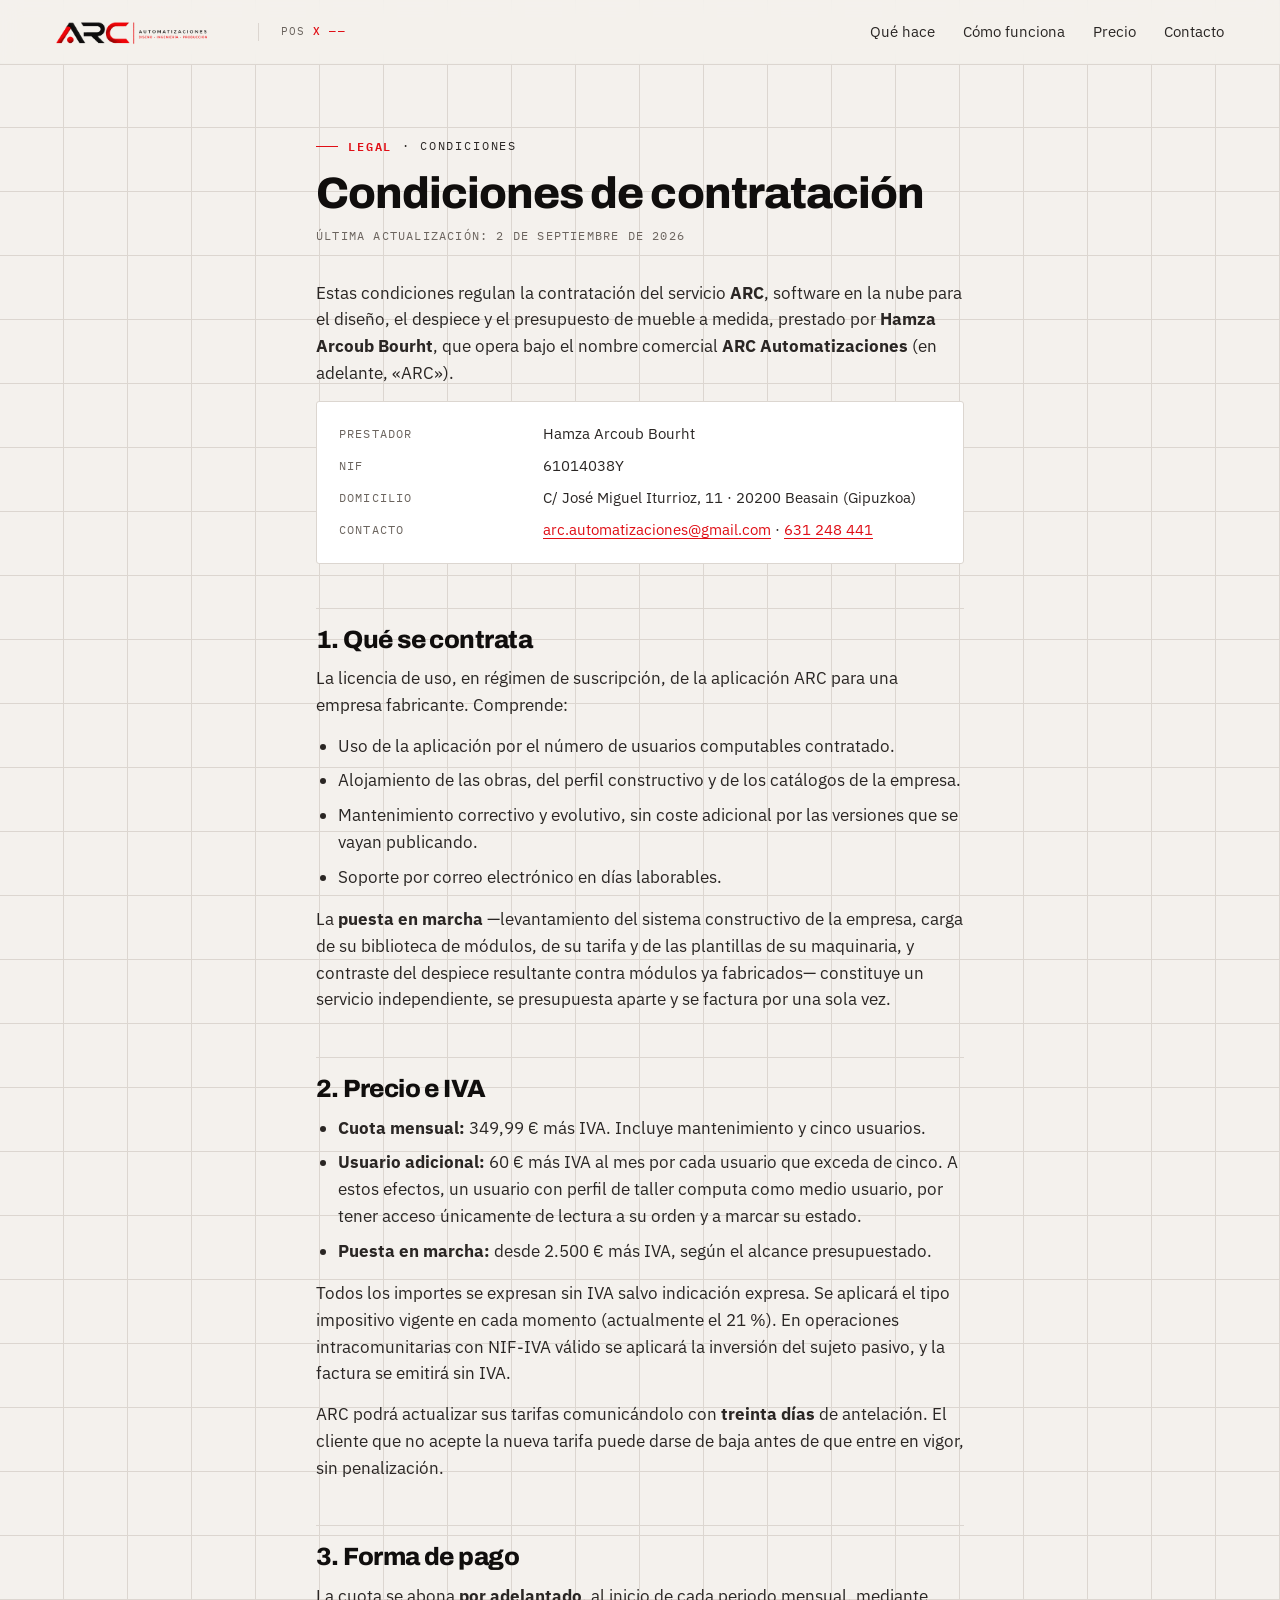
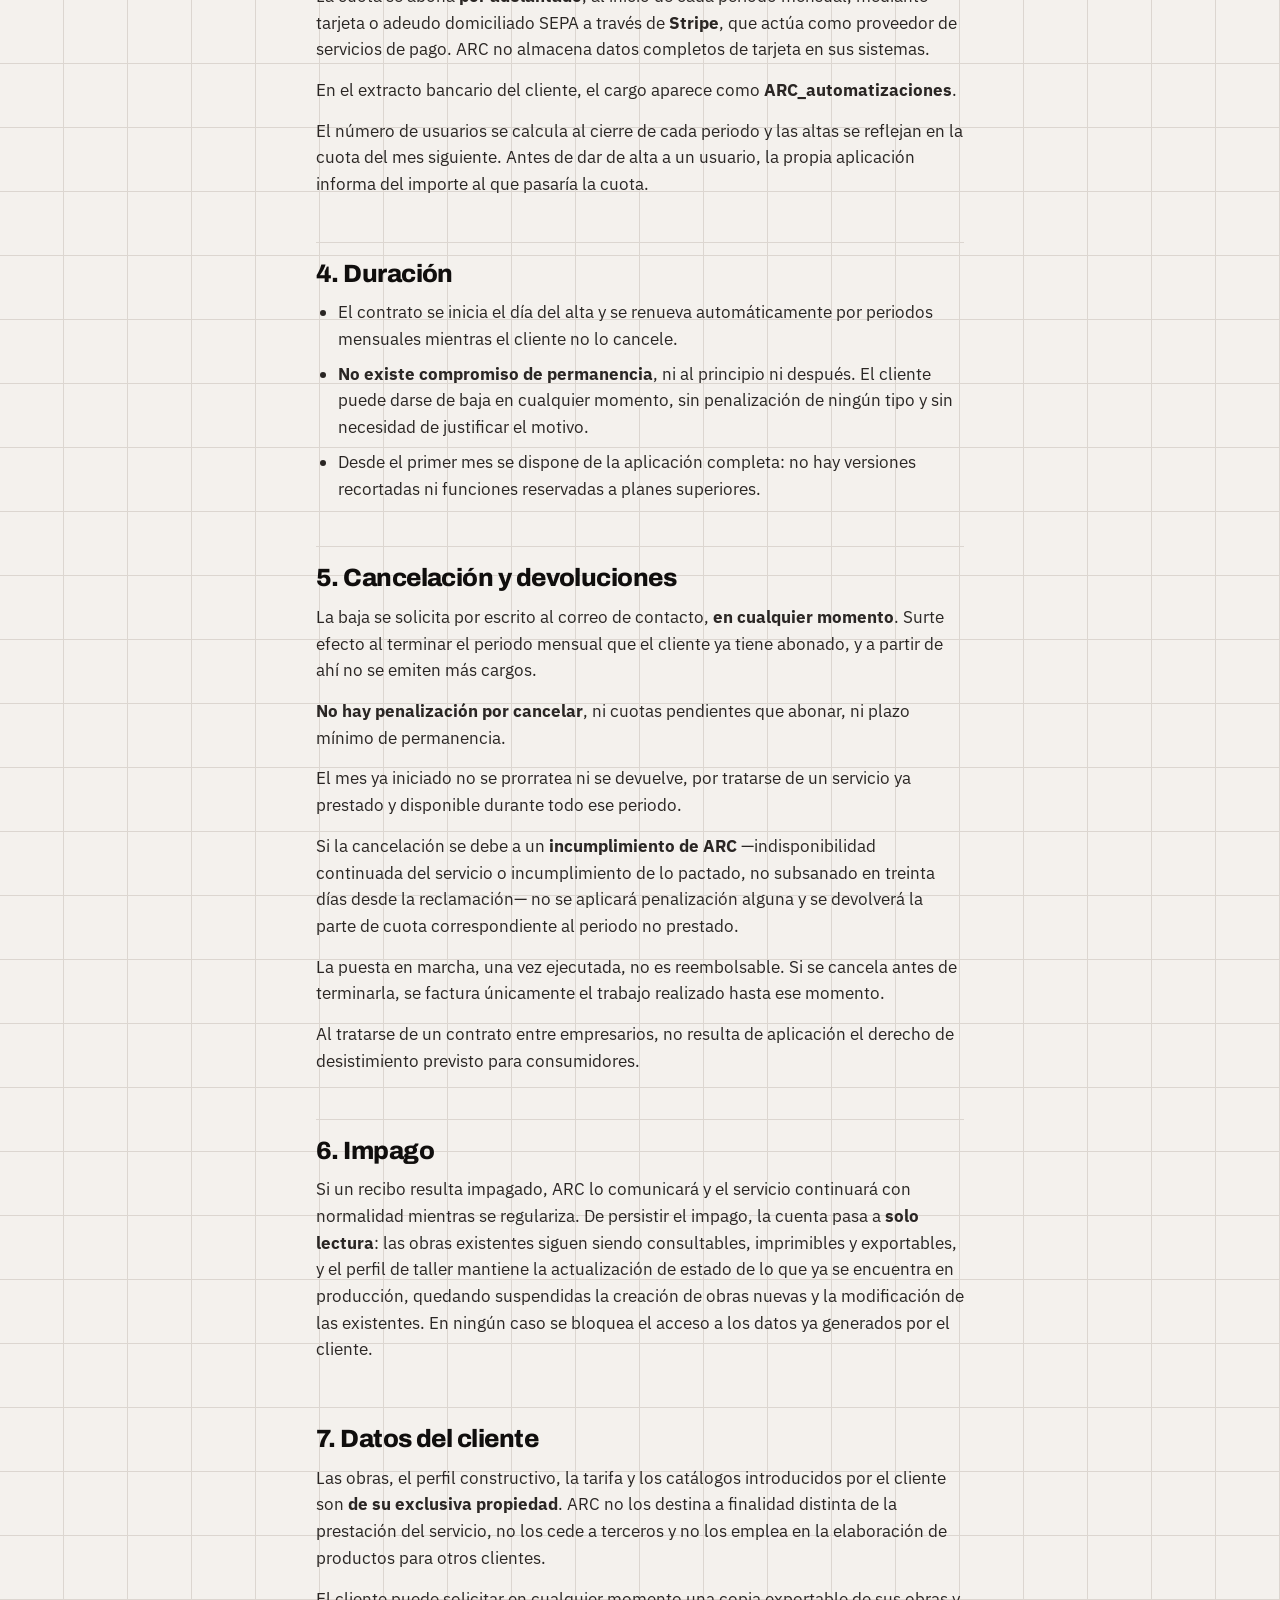
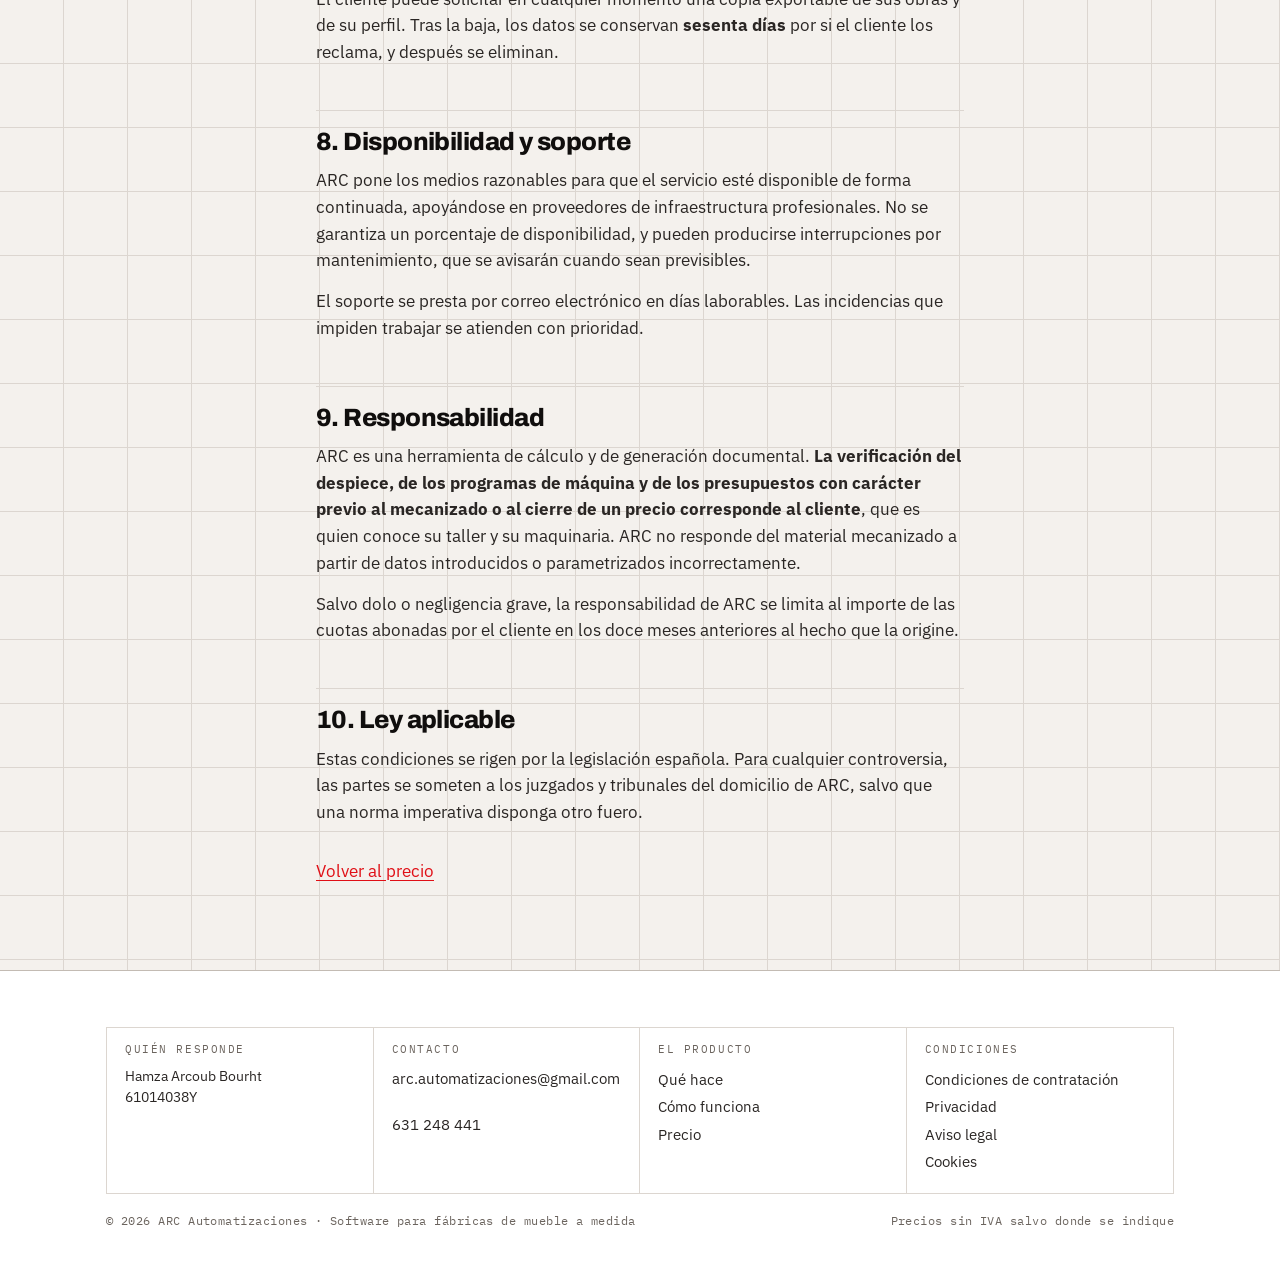
<file: condiciones.html>
<!doctype html>
<html lang="es">
<head>
<meta charset="utf-8">
<meta name="viewport" content="width=device-width, initial-scale=1">
<title>Condiciones de contratación</title>
<meta name="description" content="Condiciones del servicio ARC: objeto, precio, IVA, forma de pago, duración, cancelación sin permanencia y disponibilidad.">
<link rel="icon" type="image/png" sizes="32x32" href="/marca/favicon-32.png">
<link rel="apple-touch-icon" href="/marca/arc-icono-180.png">
<meta property="og:type" content="website">
<meta property="og:site_name" content="ARC Automatizaciones">
<meta property="og:title" content="Condiciones de contratación">
<meta property="og:description" content="Condiciones del servicio ARC: objeto, precio, IVA, forma de pago, duración, cancelación sin permanencia y disponibilidad.">
<meta property="og:image" content="/marca/arc-lockup.png">
<meta name="theme-color" content="#E00F16">
<link rel="preconnect" href="https://fonts.googleapis.com">
<link rel="preconnect" href="https://fonts.gstatic.com" crossorigin>
<link rel="stylesheet" href="https://fonts.googleapis.com/css2?family=Archivo:wght@500;700;800&family=IBM+Plex+Mono:wght@400;500&family=IBM+Plex+Sans:wght@400;500;600&display=swap">
<link rel="stylesheet" href="/css/arc.css">
</head>
<body>

<header class="barra">
  <div class="hoja">
    <a href="/" aria-label="ARC Automatizaciones, inicio">
      <img class="claro" src="/marca/arc-lockup.png" alt="ARC Automatizaciones" width="1400" height="237">
      <img class="oscuro" src="/marca/arc-lockup-neg.png" alt="" width="1400" height="237" aria-hidden="true">
    </a>
    <!-- La lectura de posición y la cruz del cabezal. Las dos son decoración
         funcional: el CSS las esconde donde no hay ratón que seguir, y el
         lector de pantalla no tiene por qué enterarse. -->
    <span class="pos" aria-hidden="true">POS <b id="barraPos">X &mdash;&mdash;</b></span>
    <div class="cruz" id="barraCruz" aria-hidden="true"><i class="ojo"></i><i class="broca"></i></div>
    <nav>
      <a href="/#que-hace" class="oculta-movil">Qué hace</a>
      <a href="/#como" class="oculta-movil">Cómo funciona</a>
      <a href="/precios">Precio</a>
      <a href="/#contacto">Contacto</a>
    </nav>
  </div>
</header>

<main class="hoja legal">
  <p class="eti"><b>Legal</b> · Condiciones</p>
  <h1>Condiciones de contratación</h1>
  <span class="fecha">Última actualización: 2 de septiembre de 2026</span>

  <p>Estas condiciones regulan la contratación del servicio <strong>ARC</strong>, software en
     la nube para el diseño, el despiece y el presupuesto de mueble a medida, prestado por
     <strong>Hamza Arcoub Bourht</strong>, que opera bajo el nombre
     comercial <strong>ARC Automatizaciones</strong> (en adelante, «ARC»).</p>

  <div class="ficha">
    <div><b>Prestador</b><span>Hamza Arcoub Bourht</span></div><div><b>NIF</b><span>61014038Y</span></div><div><b>Domicilio</b><span>C/ José Miguel Iturrioz, 11 · 20200 Beasain (Gipuzkoa)</span></div>
    <div><b>Contacto</b><span><a href="mailto:arc.automatizaciones@gmail.com">arc.automatizaciones@gmail.com</a> · <a href="tel:+34631248441">631 248 441</a></span></div>
  </div>

  <h2>1. Qué se contrata</h2>
  <p>La licencia de uso, en régimen de suscripción, de la aplicación ARC para una empresa
     fabricante. Comprende:</p>
  <ul>
    <li>Uso de la aplicación por el número de usuarios computables contratado.</li>
    <li>Alojamiento de las obras, del perfil constructivo y de los catálogos de la empresa.</li>
    <li>Mantenimiento correctivo y evolutivo, sin coste adicional por las versiones que se
        vayan publicando.</li>
    <li>Soporte por correo electrónico en días laborables.</li>
  </ul>
  <p>La <strong>puesta en marcha</strong> —levantamiento del sistema constructivo de la
     empresa, carga de su biblioteca de módulos, de su tarifa y de las plantillas de su
     maquinaria, y contraste del despiece resultante contra módulos ya fabricados— constituye
     un servicio independiente, se presupuesta aparte y se factura por una sola vez.</p>

  <h2>2. Precio e IVA</h2>
  <ul>
    <li><strong>Cuota mensual:</strong> 349,99 € más IVA. Incluye mantenimiento y cinco
        usuarios.</li>
    <li><strong>Usuario adicional:</strong> 60 € más IVA al mes por cada usuario que exceda
        de cinco. A estos efectos, un usuario con perfil de taller computa como medio
        usuario, por tener acceso únicamente de lectura a su orden y a marcar su estado.</li>
    <li><strong>Puesta en marcha:</strong> desde 2.500 € más IVA, según el alcance
        presupuestado.</li>
  </ul>
  <p>Todos los importes se expresan sin IVA salvo indicación expresa. Se aplicará el tipo
     impositivo vigente en cada momento (actualmente el 21 %). En operaciones
     intracomunitarias con NIF-IVA válido se aplicará la inversión del sujeto pasivo, y la
     factura se emitirá sin IVA.</p>
  <p>ARC podrá actualizar sus tarifas comunicándolo con <strong>treinta días</strong> de
     antelación. El cliente que no acepte la nueva tarifa puede darse de baja antes de que
     entre en vigor, sin penalización.</p>

  <h2>3. Forma de pago</h2>
  <p>La cuota se abona <strong>por adelantado</strong>, al inicio de cada periodo mensual,
     mediante tarjeta o adeudo domiciliado SEPA a través de <strong>Stripe</strong>, que
     actúa como proveedor de servicios de pago. ARC no almacena datos completos de tarjeta en
     sus sistemas.</p>
  <p>En el extracto bancario del cliente, el cargo aparece como
     <strong>ARC_automatizaciones</strong>.</p>
  <p>El número de usuarios se calcula al cierre de cada periodo y las altas se reflejan en la
     cuota del mes siguiente. Antes de dar de alta a un usuario, la propia aplicación informa
     del importe al que pasaría la cuota.</p>

  <h2>4. Duración</h2>
  <ul>
    <li>El contrato se inicia el día del alta y se renueva automáticamente por periodos
        mensuales mientras el cliente no lo cancele.</li>
    <li><strong>No existe compromiso de permanencia</strong>, ni al principio ni después. El
        cliente puede darse de baja en cualquier momento, sin penalización de ningún tipo y
        sin necesidad de justificar el motivo.</li>
    <li>Desde el primer mes se dispone de la aplicación completa: no hay versiones
        recortadas ni funciones reservadas a planes superiores.</li>
  </ul>

  <h2>5. Cancelación y devoluciones</h2>
  <p>La baja se solicita por escrito al correo de contacto, <strong>en cualquier
     momento</strong>. Surte efecto al terminar el periodo mensual que el cliente ya tiene
     abonado, y a partir de ahí no se emiten más cargos.</p>
  <p><strong>No hay penalización por cancelar</strong>, ni cuotas pendientes que abonar, ni
     plazo mínimo de permanencia.</p>
  <p>El mes ya iniciado no se prorratea ni se devuelve, por tratarse de un servicio ya
     prestado y disponible durante todo ese periodo.</p>
  <p>Si la cancelación se debe a un <strong>incumplimiento de ARC</strong> —indisponibilidad
     continuada del servicio o incumplimiento de lo pactado, no subsanado en treinta días
     desde la reclamación— no se aplicará penalización alguna y se devolverá la parte de
     cuota correspondiente al periodo no prestado.</p>
  <p>La puesta en marcha, una vez ejecutada, no es reembolsable. Si se cancela antes de
     terminarla, se factura únicamente el trabajo realizado hasta ese momento.</p>
  <p>Al tratarse de un contrato entre empresarios, no resulta de aplicación el derecho de
     desistimiento previsto para consumidores.</p>

  <h2>6. Impago</h2>
  <p>Si un recibo resulta impagado, ARC lo comunicará y el servicio continuará con
     normalidad mientras se regulariza. De persistir el impago, la cuenta pasa a
     <strong>solo lectura</strong>: las obras existentes siguen siendo consultables,
     imprimibles y exportables, y el perfil de taller mantiene la actualización de estado de
     lo que ya se encuentra en producción, quedando suspendidas la creación de obras nuevas y
     la modificación de las existentes. En ningún caso se bloquea el acceso a los datos ya
     generados por el cliente.</p>

  <h2>7. Datos del cliente</h2>
  <p>Las obras, el perfil constructivo, la tarifa y los catálogos introducidos por el
     cliente son <strong>de su exclusiva propiedad</strong>. ARC no los destina a finalidad
     distinta de la prestación del servicio, no los cede a terceros y no los emplea en la
     elaboración de productos para otros clientes.</p>
  <p>El cliente puede solicitar en cualquier momento una copia exportable de sus obras y de
     su perfil. Tras la baja, los datos se conservan <strong>sesenta días</strong> por si el
     cliente los reclama, y después se eliminan.</p>

  <h2>8. Disponibilidad y soporte</h2>
  <p>ARC pone los medios razonables para que el servicio esté disponible de forma continuada,
     apoyándose en proveedores de infraestructura profesionales. No se garantiza un
     porcentaje de disponibilidad, y pueden producirse interrupciones por mantenimiento, que
     se avisarán cuando sean previsibles.</p>
  <p>El soporte se presta por correo electrónico en días laborables. Las incidencias que
     impiden trabajar se atienden con prioridad.</p>

  <h2>9. Responsabilidad</h2>
  <p>ARC es una herramienta de cálculo y de generación documental. <strong>La verificación
     del despiece, de los programas de máquina y de los presupuestos con carácter previo al
     mecanizado o al cierre de un precio corresponde al cliente</strong>, que es quien conoce
     su taller y su maquinaria. ARC no responde del material mecanizado a partir de datos
     introducidos o parametrizados incorrectamente.</p>
  <p>Salvo dolo o negligencia grave, la responsabilidad de ARC se limita al importe de las
     cuotas abonadas por el cliente en los doce meses anteriores al hecho que la origine.</p>

  <h2>10. Ley aplicable</h2>
  <p>Estas condiciones se rigen por la legislación española. Para cualquier controversia, las
     partes se someten a los juzgados y tribunales del domicilio de ARC, salvo que una norma
     imperativa disponga otro fuero.</p>

  <p style="margin-top:32px"><a href="/precios">Volver al precio</a></p>
</main>

<footer class="pie">
  <div class="hoja">
    <div class="cajetin">
      <div class="celda">
        <h4>Quién responde</h4>
        <p>Hamza Arcoub Bourht<br>61014038Y</p>
      </div>
      <div class="celda">
        <h4>Contacto</h4>
        <p><a href="mailto:arc.automatizaciones@gmail.com">arc.automatizaciones@gmail.com</a><br><a href="tel:+34631248441">631 248 441</a></p>
      </div>
      <div class="celda">
        <h4>El producto</h4>
        <a href="/#que-hace">Qué hace</a>
        <a href="/#como">Cómo funciona</a>
        <a href="/precios">Precio</a>
      </div>
      <div class="celda">
        <h4>Condiciones</h4>
        <a href="/condiciones">Condiciones de contratación</a>
        <a href="/privacidad">Privacidad</a>
        <a href="/aviso-legal">Aviso legal</a>
        <a href="/cookies">Cookies</a>
      </div>
    </div>
    <div class="pie-abajo">
      <span>© <span data-anio>2026</span> ARC Automatizaciones · Software para fábricas de mueble a medida</span>
      <span style="margin-left:auto">Precios sin IVA salvo donde se indique</span>
    </div>
  </div>
</footer>

<script src="/js/arc.js"></script>
<script src="/js/fondo.js"></script>
<script src="/js/armario.js"></script>
<script src="/js/barra.js"></script>
</body>
</html>
</file>
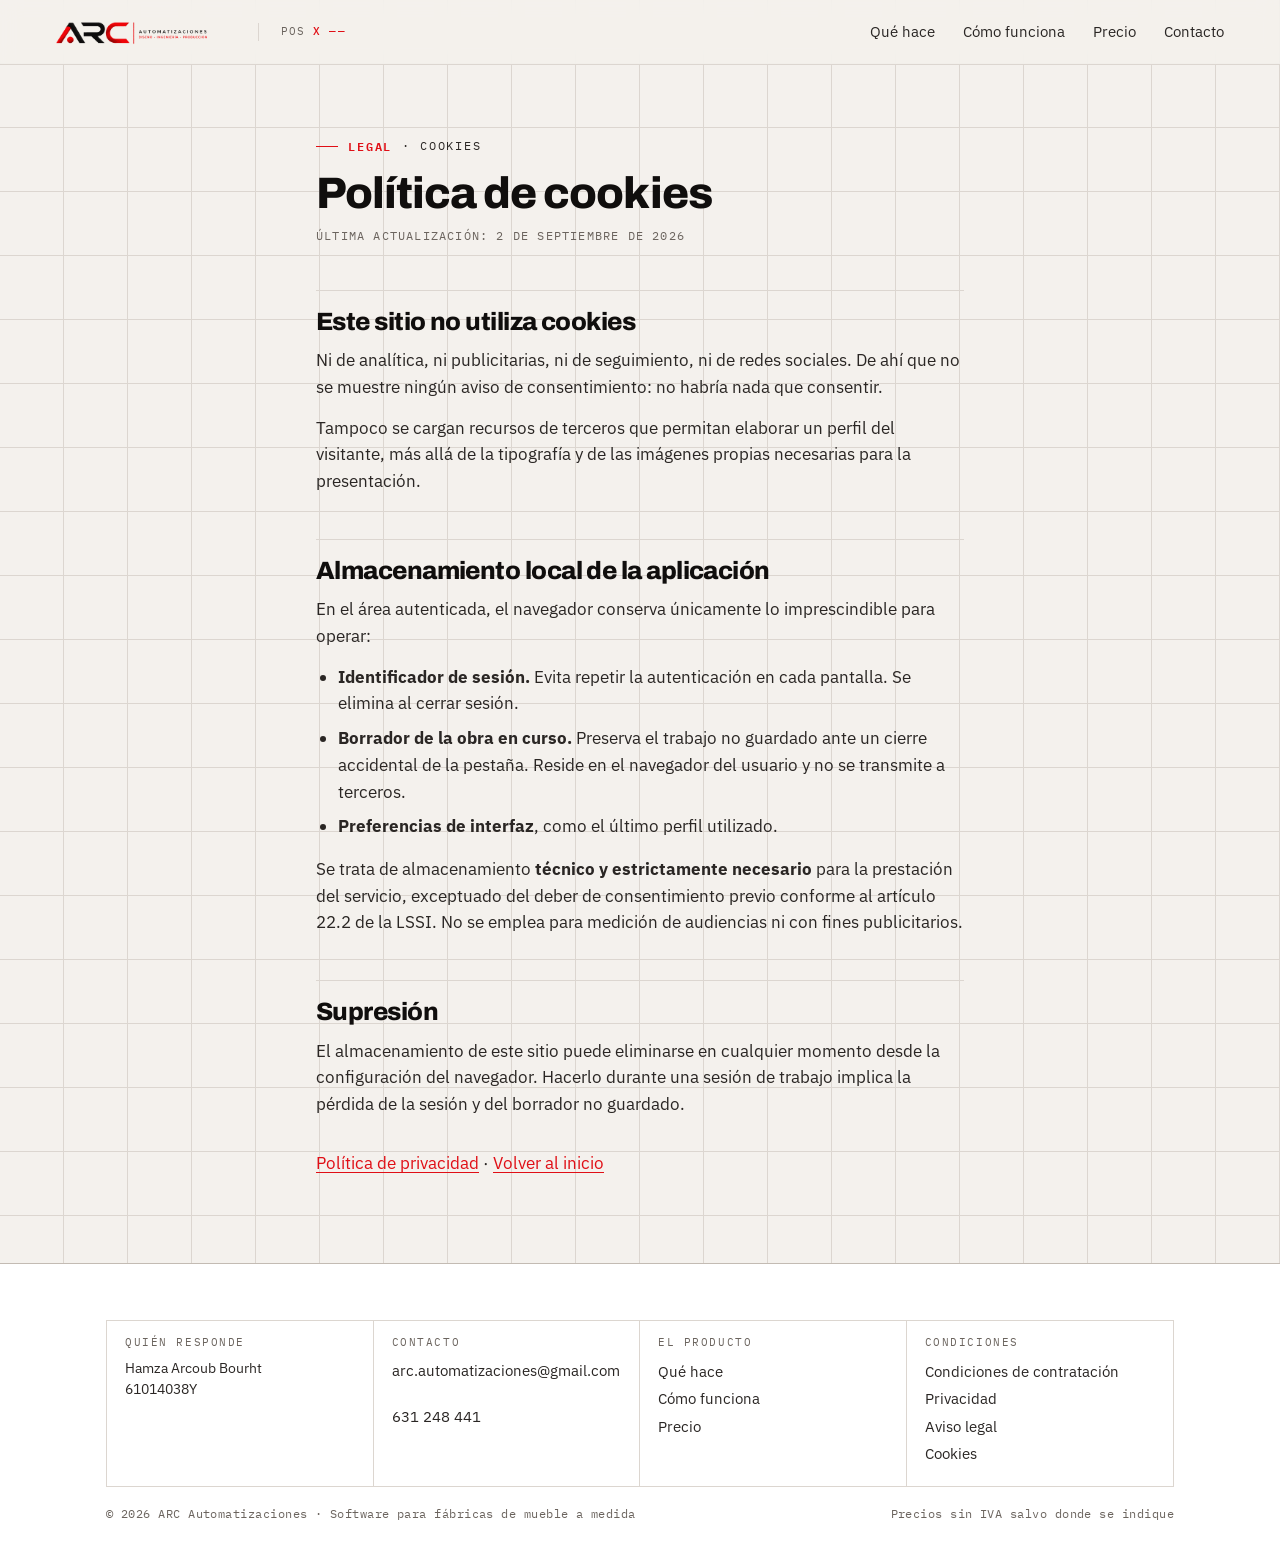
<file: cookies.html>
<!doctype html>
<html lang="es">
<head>
<meta charset="utf-8">
<meta name="viewport" content="width=device-width, initial-scale=1">
<title>Política de cookies</title>
<meta name="description" content="Esta web no usa cookies de analítica, publicidad ni seguimiento. Qué guarda la aplicación y por qué.">
<link rel="icon" type="image/png" sizes="32x32" href="/marca/favicon-32.png">
<link rel="apple-touch-icon" href="/marca/arc-icono-180.png">
<meta property="og:type" content="website">
<meta property="og:site_name" content="ARC Automatizaciones">
<meta property="og:title" content="Política de cookies">
<meta property="og:description" content="Esta web no usa cookies de analítica, publicidad ni seguimiento. Qué guarda la aplicación y por qué.">
<meta property="og:image" content="/marca/arc-lockup.png">
<meta name="theme-color" content="#E00F16">
<link rel="preconnect" href="https://fonts.googleapis.com">
<link rel="preconnect" href="https://fonts.gstatic.com" crossorigin>
<link rel="stylesheet" href="https://fonts.googleapis.com/css2?family=Archivo:wght@500;700;800&family=IBM+Plex+Mono:wght@400;500&family=IBM+Plex+Sans:wght@400;500;600&display=swap">
<link rel="stylesheet" href="/css/arc.css">
</head>
<body>

<header class="barra">
  <div class="hoja">
    <a href="/" aria-label="ARC Automatizaciones, inicio">
      <img class="claro" src="/marca/arc-lockup.png" alt="ARC Automatizaciones" width="1400" height="237">
      <img class="oscuro" src="/marca/arc-lockup-neg.png" alt="" width="1400" height="237" aria-hidden="true">
    </a>
    <!-- La lectura de posición y la cruz del cabezal. Las dos son decoración
         funcional: el CSS las esconde donde no hay ratón que seguir, y el
         lector de pantalla no tiene por qué enterarse. -->
    <span class="pos" aria-hidden="true">POS <b id="barraPos">X &mdash;&mdash;</b></span>
    <div class="cruz" id="barraCruz" aria-hidden="true"><i class="ojo"></i><i class="broca"></i></div>
    <nav>
      <a href="/#que-hace" class="oculta-movil">Qué hace</a>
      <a href="/#como" class="oculta-movil">Cómo funciona</a>
      <a href="/precios">Precio</a>
      <a href="/#contacto">Contacto</a>
    </nav>
  </div>
</header>

<main class="hoja legal">
  <p class="eti"><b>Legal</b> · Cookies</p>
  <h1>Política de cookies</h1>
  <span class="fecha">Última actualización: 2 de septiembre de 2026</span>

  <h2>Este sitio no utiliza cookies</h2>
  <p>Ni de analítica, ni publicitarias, ni de seguimiento, ni de redes sociales. De ahí que no
     se muestre ningún aviso de consentimiento: no habría nada que consentir.</p>
  <p>Tampoco se cargan recursos de terceros que permitan elaborar un perfil del visitante,
     más allá de la tipografía y de las imágenes propias necesarias para la presentación.</p>

  <h2>Almacenamiento local de la aplicación</h2>
  <p>En el área autenticada, el navegador conserva únicamente lo imprescindible para operar:</p>
  <ul>
    <li><strong>Identificador de sesión.</strong> Evita repetir la autenticación en cada
        pantalla. Se elimina al cerrar sesión.</li>
    <li><strong>Borrador de la obra en curso.</strong> Preserva el trabajo no guardado ante un
        cierre accidental de la pestaña. Reside en el navegador del usuario y no se transmite
        a terceros.</li>
    <li><strong>Preferencias de interfaz</strong>, como el último perfil utilizado.</li>
  </ul>
  <p>Se trata de almacenamiento <strong>técnico y estrictamente necesario</strong> para la
     prestación del servicio, exceptuado del deber de consentimiento previo conforme al
     artículo 22.2 de la LSSI. No se emplea para medición de audiencias ni con fines
     publicitarios.</p>

  <h2>Supresión</h2>
  <p>El almacenamiento de este sitio puede eliminarse en cualquier momento desde la
     configuración del navegador. Hacerlo durante una sesión de trabajo implica la pérdida de
     la sesión y del borrador no guardado.</p>

  <p style="margin-top:32px"><a href="/privacidad">Política de privacidad</a> ·
     <a href="/">Volver al inicio</a></p>
</main>

<footer class="pie">
  <div class="hoja">
    <div class="cajetin">
      <div class="celda">
        <h4>Quién responde</h4>
        <p>Hamza Arcoub Bourht<br>61014038Y</p>
      </div>
      <div class="celda">
        <h4>Contacto</h4>
        <p><a href="mailto:arc.automatizaciones@gmail.com">arc.automatizaciones@gmail.com</a><br><a href="tel:+34631248441">631 248 441</a></p>
      </div>
      <div class="celda">
        <h4>El producto</h4>
        <a href="/#que-hace">Qué hace</a>
        <a href="/#como">Cómo funciona</a>
        <a href="/precios">Precio</a>
      </div>
      <div class="celda">
        <h4>Condiciones</h4>
        <a href="/condiciones">Condiciones de contratación</a>
        <a href="/privacidad">Privacidad</a>
        <a href="/aviso-legal">Aviso legal</a>
        <a href="/cookies">Cookies</a>
      </div>
    </div>
    <div class="pie-abajo">
      <span>© <span data-anio>2026</span> ARC Automatizaciones · Software para fábricas de mueble a medida</span>
      <span style="margin-left:auto">Precios sin IVA salvo donde se indique</span>
    </div>
  </div>
</footer>

<script src="/js/arc.js"></script>
<script src="/js/fondo.js"></script>
<script src="/js/armario.js"></script>
<script src="/js/barra.js"></script>
</body>
</html>
</file>
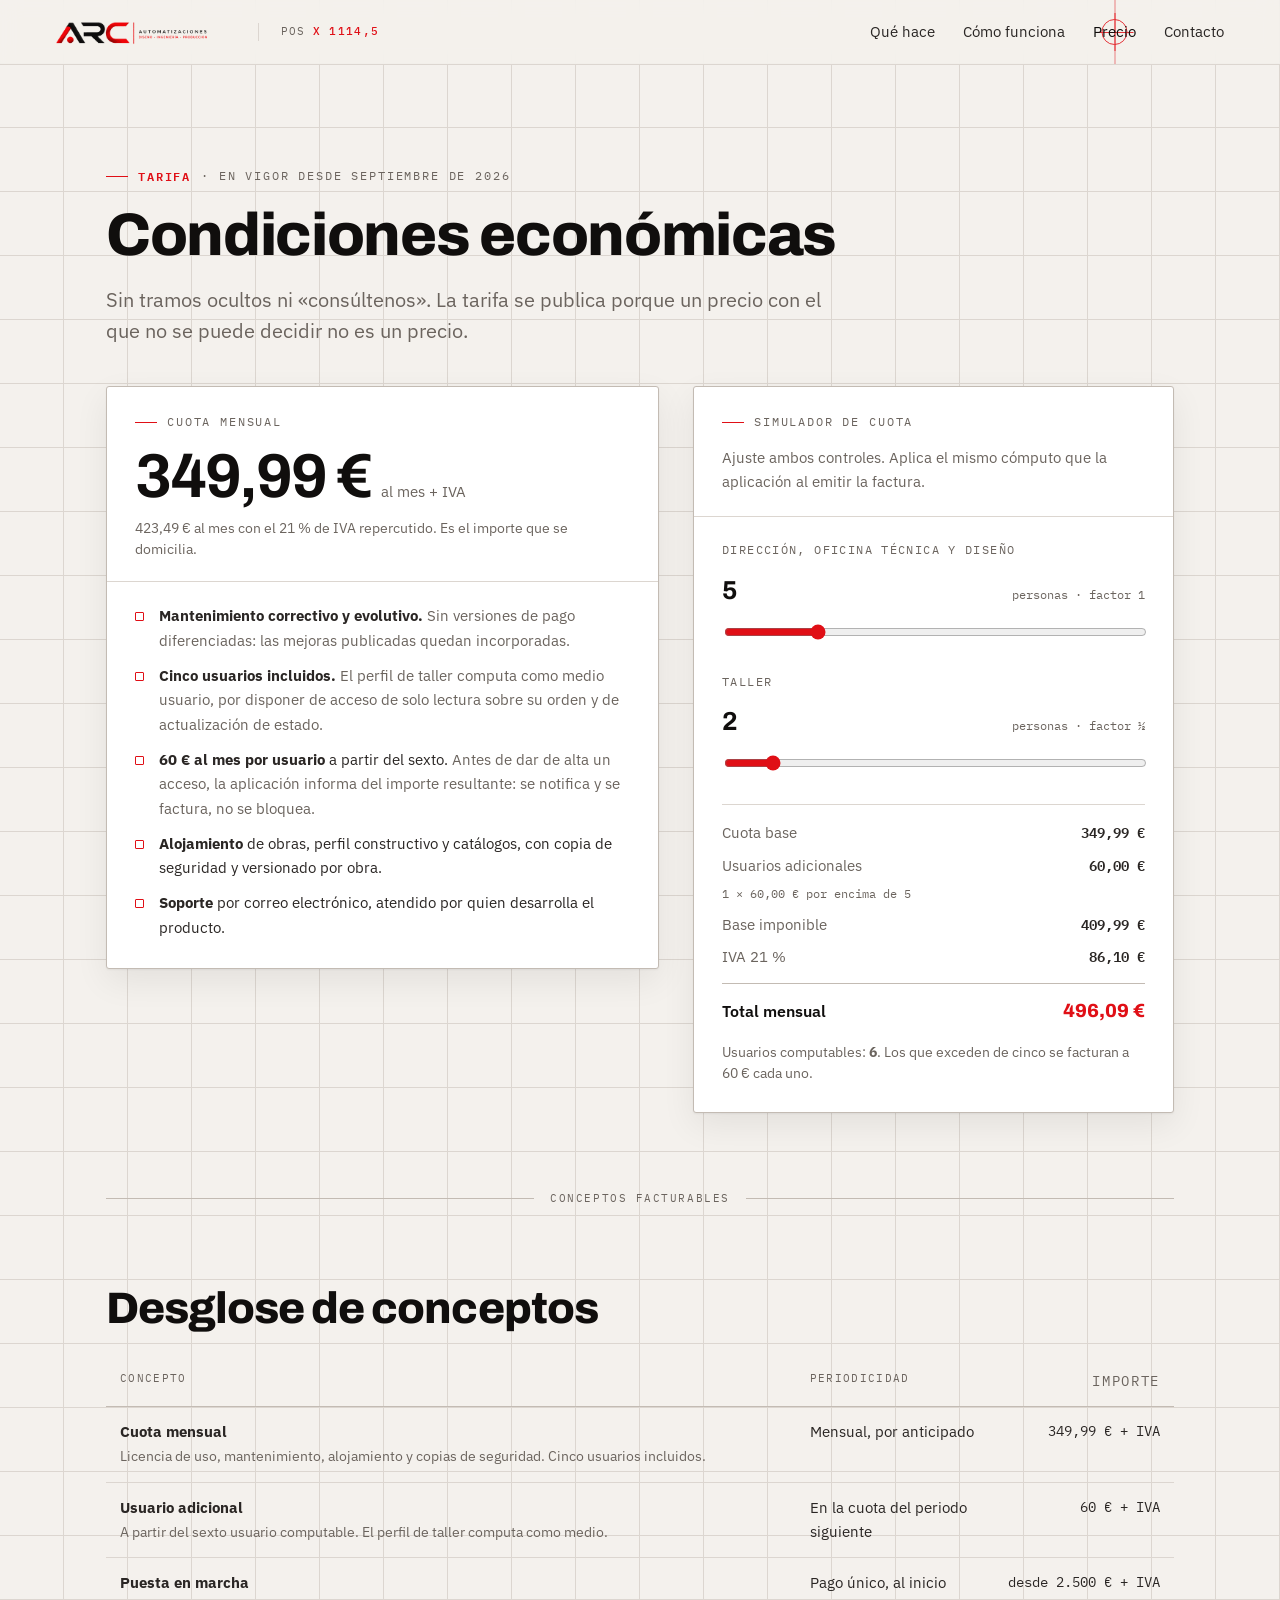
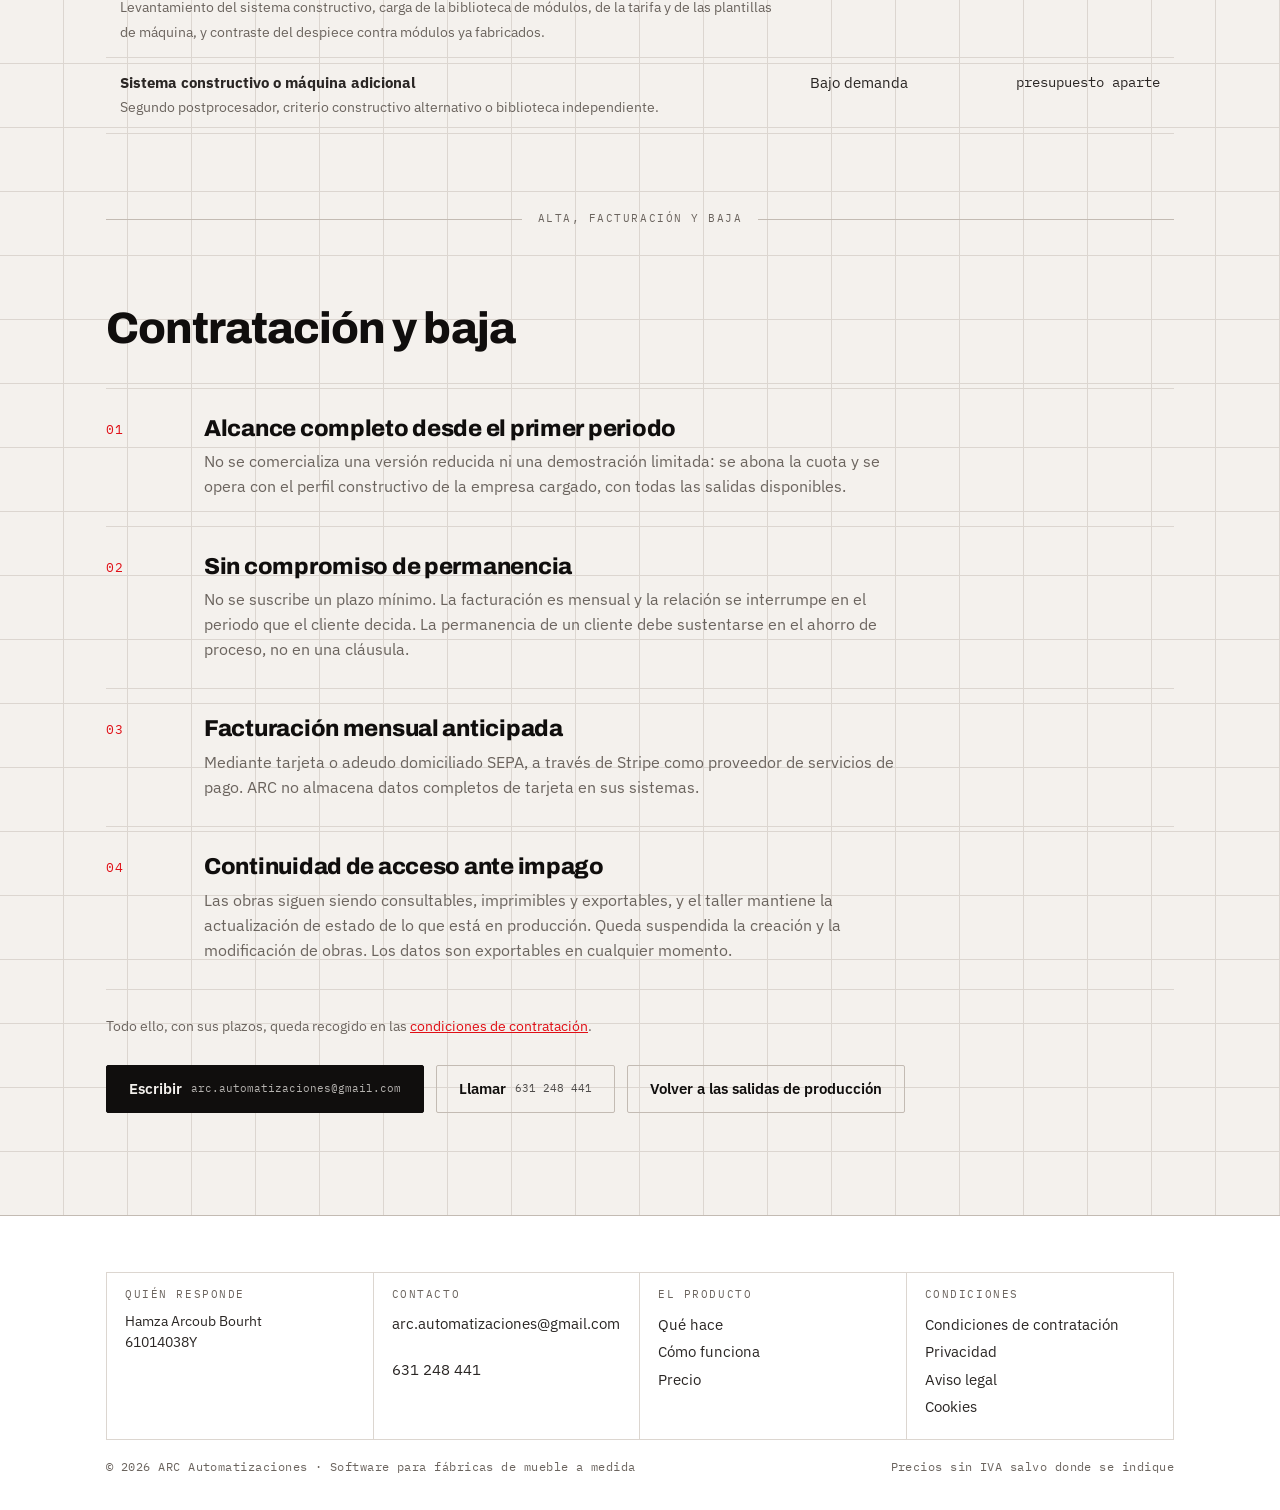
<file: precios.html>
<!doctype html>
<html lang="es">
<head>
<meta charset="utf-8">
<meta name="viewport" content="width=device-width, initial-scale=1">
<title>Tarifa de ARC</title>
<meta name="description" content="349,99 € al mes más IVA: mantenimiento y cinco usuarios incluidos, 60 € por usuario adicional. Sin permanencia. Puesta en marcha desde 2.500 €.">
<link rel="icon" type="image/png" sizes="32x32" href="/marca/favicon-32.png">
<link rel="apple-touch-icon" href="/marca/arc-icono-180.png">
<meta property="og:type" content="website">
<meta property="og:site_name" content="ARC Automatizaciones">
<meta property="og:title" content="Tarifa de ARC">
<meta property="og:description" content="349,99 € al mes más IVA: mantenimiento y cinco usuarios incluidos, 60 € por usuario adicional. Sin permanencia. Puesta en marcha desde 2.500 €.">
<meta property="og:image" content="/marca/arc-lockup.png">
<meta name="theme-color" content="#E00F16">
<link rel="preconnect" href="https://fonts.googleapis.com">
<link rel="preconnect" href="https://fonts.gstatic.com" crossorigin>
<link rel="stylesheet" href="https://fonts.googleapis.com/css2?family=Archivo:wght@500;700;800&family=IBM+Plex+Mono:wght@400;500&family=IBM+Plex+Sans:wght@400;500;600&display=swap">
<link rel="stylesheet" href="/css/arc.css">
</head>
<body>

<header class="barra">
  <div class="hoja">
    <a href="/" aria-label="ARC Automatizaciones, inicio">
      <img class="claro" src="/marca/arc-lockup.png" alt="ARC Automatizaciones" width="1400" height="237">
      <img class="oscuro" src="/marca/arc-lockup-neg.png" alt="" width="1400" height="237" aria-hidden="true">
    </a>
    <!-- La lectura de posición y la cruz del cabezal. Las dos son decoración
         funcional: el CSS las esconde donde no hay ratón que seguir, y el
         lector de pantalla no tiene por qué enterarse. -->
    <span class="pos" aria-hidden="true">POS <b id="barraPos">X &mdash;&mdash;</b></span>
    <div class="cruz" id="barraCruz" aria-hidden="true"><i class="ojo"></i><i class="broca"></i></div>
    <nav>
      <a href="/#que-hace" class="oculta-movil">Qué hace</a>
      <a href="/#como" class="oculta-movil">Cómo funciona</a>
      <a href="/precios">Precio</a>
      <a href="/#contacto">Contacto</a>
    </nav>
  </div>
</header>

<main>
<section class="hoja tira">
  <p class="eti"><b>Tarifa</b> · en vigor desde septiembre de 2026</p>
  <h1>Condiciones económicas</h1>
  <p class="entradilla">Sin tramos ocultos ni «consúltenos». La tarifa se publica porque
    un precio con el que no se puede decidir no es un precio.</p>

  <div class="tarifa">
    <div class="panel">
      <div class="panel-cab">
        <p class="eti">Cuota mensual</p>
        <div class="granprecio"><b>349,99 €</b><span>al mes + IVA</span></div>
        <p class="nota" style="margin-top:10px">423,49 € al mes con el 21 % de IVA
          repercutido. Es el importe que se domicilia.</p>
      </div>
      <div class="panel-cue">
        <ul class="incluye">
          <li><strong>Mantenimiento correctivo y evolutivo.</strong> <em>Sin versiones de
              pago diferenciadas: las mejoras publicadas quedan incorporadas.</em></li>
          <li><strong>Cinco usuarios incluidos.</strong> <em>El perfil de taller computa
              como medio usuario, por disponer de acceso de solo lectura sobre su orden y
              de actualización de estado.</em></li>
          <li><strong>60 € al mes por usuario</strong> a partir del sexto. <em>Antes de
              dar de alta un acceso, la aplicación informa del importe resultante: se
              notifica y se factura, no se bloquea.</em></li>
          <li><strong>Alojamiento</strong> de obras, perfil constructivo y catálogos, con
              copia de seguridad y versionado por obra.</li>
          <li><strong>Soporte</strong> por correo electrónico, atendido por quien
              desarrolla el producto.</li>
        </ul>
      </div>
    </div>

    <div class="panel" id="calc">
      <div class="panel-cab">
        <p class="eti">Simulador de cuota</p>
        <p style="font-size:15px;color:var(--apagado)">Ajuste ambos controles. Aplica el
          mismo cómputo que la aplicación al emitir la factura.</p>
      </div>
      <div class="calc">
        <div class="calc-fila">
          <label for="nEdit">Dirección, oficina técnica y diseño</label>
          <div class="calc-val"><b><span id="vEdit">5</span></b><i><span id="eEdit">usuarios</span> · factor 1</i></div>
          <input type="range" id="nEdit" min="1" max="20" value="5">
        </div>
        <div class="calc-fila">
          <label for="nTaller">Taller</label>
          <div class="calc-val"><b><span id="vTaller">2</span></b><i><span id="eTaller">usuarios</span> · factor ½</i></div>
          <input type="range" id="nTaller" min="0" max="20" value="2">
        </div>

        <div class="desglose">
          <div class="dfila"><span>Cuota base</span><b id="dBase">349,99 €</b></div>
          <div class="dfila" id="filaExtra"><span>Usuarios adicionales</span><b id="dExtra">60,00 €</b>
            <em id="dExtraNota"></em></div>
          <div class="dfila"><span>Base imponible</span><b id="dImponible">409,99 €</b></div>
          <div class="dfila"><span>IVA 21 %</span><b id="dIva">86,10 €</b></div>
          <div class="dfila dfila--total"><span>Total mensual</span><b id="dTotal">496,09 €</b></div>
        </div>
        <p class="nota">Usuarios computables: <b id="dQuien">6</b>. <span id="dPagina">Los
          que exceden de cinco se facturan a 60 € cada uno.</span></p>
      </div>
    </div>
  </div>

  <div class="cota cota--sola"><span>Conceptos facturables</span></div>

  <h2>Desglose de conceptos</h2>
  <div class="envuelve">
  <table class="tabla">
    <thead><tr><th>Concepto</th><th>Periodicidad</th><th>Importe</th></tr></thead>
    <tbody>
      <tr><td><strong>Cuota mensual</strong><br><span style="color:var(--apagado);font-size:14px">Licencia de uso, mantenimiento, alojamiento y copias de seguridad. Cinco usuarios incluidos.</span></td>
          <td data-eti="Periodicidad">Mensual, por anticipado</td>
          <td data-eti="Importe">349,99 € + IVA</td></tr>
      <tr><td><strong>Usuario adicional</strong><br><span style="color:var(--apagado);font-size:14px">A partir del sexto usuario computable. El perfil de taller computa como medio.</span></td>
          <td data-eti="Periodicidad">En la cuota del periodo siguiente</td>
          <td data-eti="Importe">60 € + IVA</td></tr>
      <tr><td><strong>Puesta en marcha</strong><br><span style="color:var(--apagado);font-size:14px">Levantamiento del sistema constructivo, carga de la biblioteca de módulos, de la tarifa y de las plantillas de máquina, y contraste del despiece contra módulos ya fabricados.</span></td>
          <td data-eti="Periodicidad">Pago único, al inicio</td>
          <td data-eti="Importe">desde 2.500 € + IVA</td></tr>
      <tr><td><strong>Sistema constructivo o máquina adicional</strong><br><span style="color:var(--apagado);font-size:14px">Segundo postprocesador, criterio constructivo alternativo o biblioteca independiente.</span></td>
          <td data-eti="Periodicidad">Bajo demanda</td>
          <td data-eti="Importe">presupuesto aparte</td></tr>
    </tbody>
  </table>
  </div>

  <div class="cota cota--sola"><span>Alta, facturación y baja</span></div>

  <h2>Contratación y baja</h2>
  <div class="pasos">
    <div class="paso"><div class="n">01</div><div>
      <h3>Alcance completo desde el primer periodo</h3>
      <p>No se comercializa una versión reducida ni una demostración limitada: se abona la
         cuota y se opera con el perfil constructivo de la empresa cargado, con todas las
         salidas disponibles.</p></div></div>
    <div class="paso"><div class="n">02</div><div>
      <h3>Sin compromiso de permanencia</h3>
      <p>No se suscribe un plazo mínimo. La facturación es mensual y la relación se
         interrumpe en el periodo que el cliente decida. La permanencia de un cliente
         debe sustentarse en el ahorro de proceso, no en una cláusula.</p></div></div>
    <div class="paso"><div class="n">03</div><div>
      <h3>Facturación mensual anticipada</h3>
      <p>Mediante tarjeta o adeudo domiciliado SEPA, a través de Stripe como proveedor de
         servicios de pago. ARC no almacena datos completos de tarjeta en sus
         sistemas.</p></div></div>
    <div class="paso"><div class="n">04</div><div>
      <h3>Continuidad de acceso ante impago</h3>
      <p>Las obras siguen siendo consultables, imprimibles y exportables, y el taller
         mantiene la actualización de estado de lo que está en producción. Queda
         suspendida la creación y la modificación de obras. Los datos son exportables en
         cualquier momento.</p></div></div>
  </div>

  <p class="nota" style="margin-top:26px">Todo ello, con sus plazos, queda recogido en las
    <a href="/condiciones" style="color:var(--rojo)">condiciones de contratación</a>.</p>

  <div class="botones"><a class="btn" href="mailto:arc.automatizaciones@gmail.com?subject=Demostraci%C3%B3n%20de%20ARC">Escribir <small>arc.automatizaciones@gmail.com</small></a><a class="btn btn--linea" href="tel:+34631248441">Llamar <small>631 248 441</small></a>
    <a class="btn btn--linea" href="/#que-hace">Volver a las salidas de producción</a></div>
</section>
</main>

<footer class="pie">
  <div class="hoja">
    <div class="cajetin">
      <div class="celda">
        <h4>Quién responde</h4>
        <p>Hamza Arcoub Bourht<br>61014038Y</p>
      </div>
      <div class="celda">
        <h4>Contacto</h4>
        <p><a href="mailto:arc.automatizaciones@gmail.com">arc.automatizaciones@gmail.com</a><br><a href="tel:+34631248441">631 248 441</a></p>
      </div>
      <div class="celda">
        <h4>El producto</h4>
        <a href="/#que-hace">Qué hace</a>
        <a href="/#como">Cómo funciona</a>
        <a href="/precios">Precio</a>
      </div>
      <div class="celda">
        <h4>Condiciones</h4>
        <a href="/condiciones">Condiciones de contratación</a>
        <a href="/privacidad">Privacidad</a>
        <a href="/aviso-legal">Aviso legal</a>
        <a href="/cookies">Cookies</a>
      </div>
    </div>
    <div class="pie-abajo">
      <span>© <span data-anio>2026</span> ARC Automatizaciones · Software para fábricas de mueble a medida</span>
      <span style="margin-left:auto">Precios sin IVA salvo donde se indique</span>
    </div>
  </div>
</footer>

<script src="/js/arc.js"></script>
<script src="/js/fondo.js"></script>
<script src="/js/armario.js"></script>
<script src="/js/barra.js"></script>
</body>
</html>
</file>
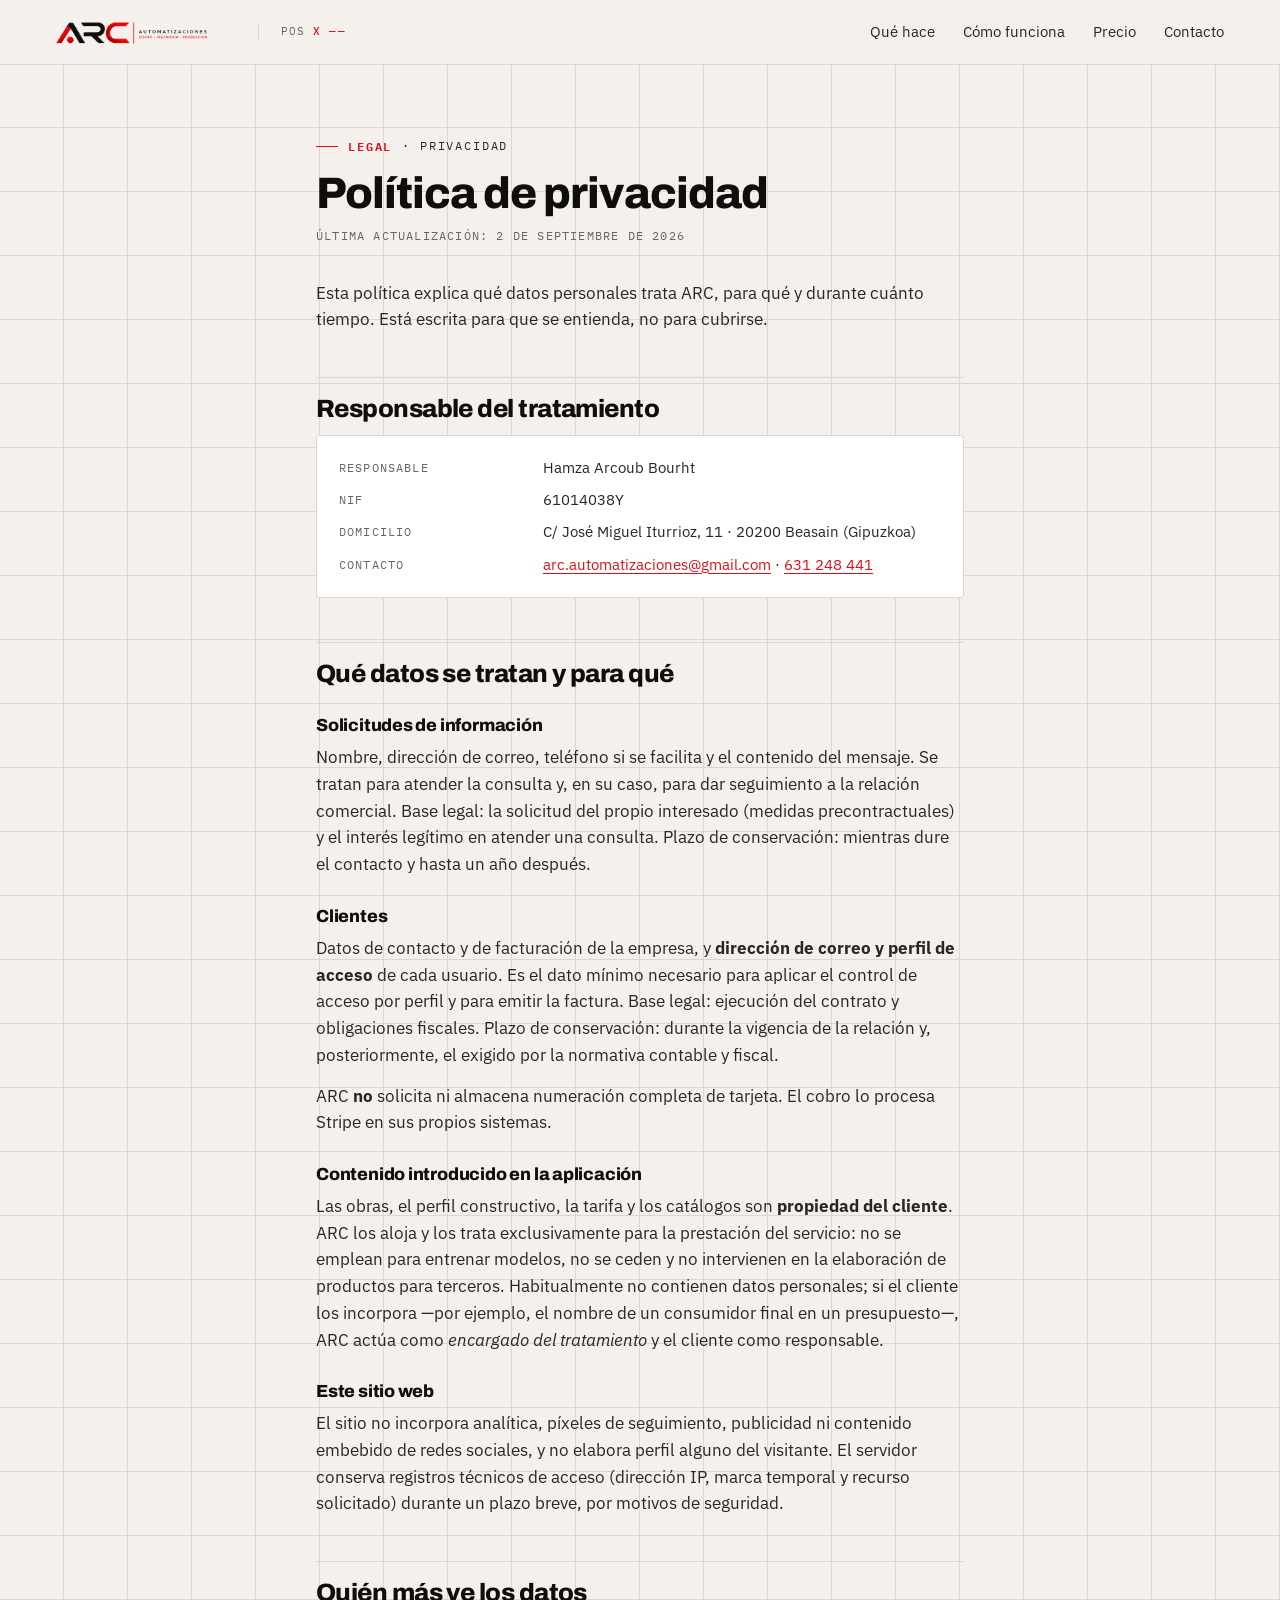
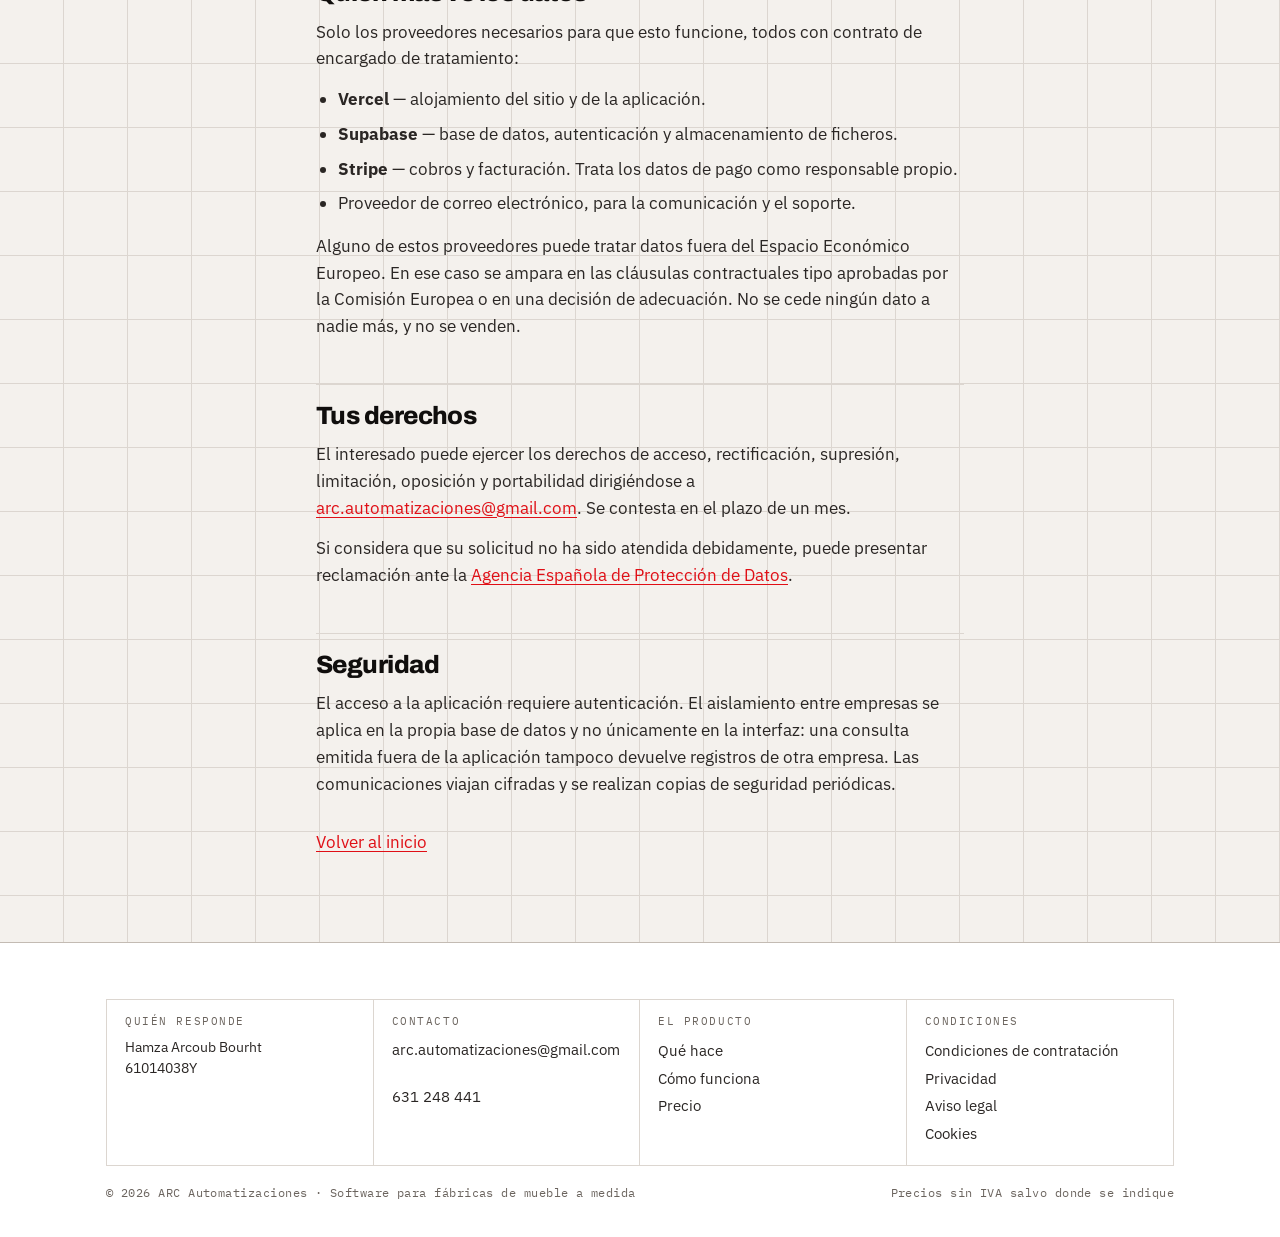
<file: privacidad.html>
<!doctype html>
<html lang="es">
<head>
<meta charset="utf-8">
<meta name="viewport" content="width=device-width, initial-scale=1">
<title>Política de privacidad</title>
<meta name="description" content="Qué datos trata ARC, para qué, con qué base legal, quién los procesa y cómo ejercer los derechos del RGPD.">
<link rel="icon" type="image/png" sizes="32x32" href="/marca/favicon-32.png">
<link rel="apple-touch-icon" href="/marca/arc-icono-180.png">
<meta property="og:type" content="website">
<meta property="og:site_name" content="ARC Automatizaciones">
<meta property="og:title" content="Política de privacidad">
<meta property="og:description" content="Qué datos trata ARC, para qué, con qué base legal, quién los procesa y cómo ejercer los derechos del RGPD.">
<meta property="og:image" content="/marca/arc-lockup.png">
<meta name="theme-color" content="#E00F16">
<link rel="preconnect" href="https://fonts.googleapis.com">
<link rel="preconnect" href="https://fonts.gstatic.com" crossorigin>
<link rel="stylesheet" href="https://fonts.googleapis.com/css2?family=Archivo:wght@500;700;800&family=IBM+Plex+Mono:wght@400;500&family=IBM+Plex+Sans:wght@400;500;600&display=swap">
<link rel="stylesheet" href="/css/arc.css">
</head>
<body>

<header class="barra">
  <div class="hoja">
    <a href="/" aria-label="ARC Automatizaciones, inicio">
      <img class="claro" src="/marca/arc-lockup.png" alt="ARC Automatizaciones" width="1400" height="237">
      <img class="oscuro" src="/marca/arc-lockup-neg.png" alt="" width="1400" height="237" aria-hidden="true">
    </a>
    <!-- La lectura de posición y la cruz del cabezal. Las dos son decoración
         funcional: el CSS las esconde donde no hay ratón que seguir, y el
         lector de pantalla no tiene por qué enterarse. -->
    <span class="pos" aria-hidden="true">POS <b id="barraPos">X &mdash;&mdash;</b></span>
    <div class="cruz" id="barraCruz" aria-hidden="true"><i class="ojo"></i><i class="broca"></i></div>
    <nav>
      <a href="/#que-hace" class="oculta-movil">Qué hace</a>
      <a href="/#como" class="oculta-movil">Cómo funciona</a>
      <a href="/precios">Precio</a>
      <a href="/#contacto">Contacto</a>
    </nav>
  </div>
</header>

<main class="hoja legal">
  <p class="eti"><b>Legal</b> · Privacidad</p>
  <h1>Política de privacidad</h1>
  <span class="fecha">Última actualización: 2 de septiembre de 2026</span>

  <p>Esta política explica qué datos personales trata ARC, para qué y durante cuánto tiempo.
     Está escrita para que se entienda, no para cubrirse.</p>

  <h2>Responsable del tratamiento</h2>
  <div class="ficha">
    <div><b>Responsable</b><span>Hamza Arcoub Bourht</span></div><div><b>NIF</b><span>61014038Y</span></div><div><b>Domicilio</b><span>C/ José Miguel Iturrioz, 11 · 20200 Beasain (Gipuzkoa)</span></div>
    <div><b>Contacto</b><span><a href="mailto:arc.automatizaciones@gmail.com">arc.automatizaciones@gmail.com</a> · <a href="tel:+34631248441">631 248 441</a></span></div>
  </div>

  <h2>Qué datos se tratan y para qué</h2>
  <h3>Solicitudes de información</h3>
  <p>Nombre, dirección de correo, teléfono si se facilita y el contenido del mensaje. Se
     tratan para atender la consulta y, en su caso, para dar seguimiento a la relación
     comercial. Base legal: la solicitud del propio interesado (medidas precontractuales) y
     el interés legítimo en atender una consulta. Plazo de conservación: mientras dure el
     contacto y hasta un año después.</p>

  <h3>Clientes</h3>
  <p>Datos de contacto y de facturación de la empresa, y <strong>dirección de correo y perfil
     de acceso</strong> de cada usuario. Es el dato mínimo necesario para aplicar el control
     de acceso por perfil y para emitir la factura. Base legal: ejecución del contrato y
     obligaciones fiscales. Plazo de conservación: durante la vigencia de la relación y,
     posteriormente, el exigido por la normativa contable y fiscal.</p>
  <p>ARC <strong>no</strong> solicita ni almacena numeración completa de tarjeta. El cobro lo
     procesa Stripe en sus propios sistemas.</p>

  <h3>Contenido introducido en la aplicación</h3>
  <p>Las obras, el perfil constructivo, la tarifa y los catálogos son
     <strong>propiedad del cliente</strong>. ARC los aloja y los trata exclusivamente para la
     prestación del servicio: no se emplean para entrenar modelos, no se ceden y no
     intervienen en la elaboración de productos para terceros. Habitualmente no contienen
     datos personales; si el cliente los incorpora —por ejemplo, el nombre de un consumidor
     final en un presupuesto—, ARC actúa como <em>encargado del tratamiento</em> y el cliente
     como responsable.</p>

  <h3>Este sitio web</h3>
  <p>El sitio no incorpora analítica, píxeles de seguimiento, publicidad ni contenido
     embebido de redes sociales, y no elabora perfil alguno del visitante. El servidor
     conserva registros técnicos de acceso (dirección IP, marca temporal y recurso
     solicitado) durante un plazo breve, por motivos de seguridad.</p>

  <h2>Quién más ve los datos</h2>
  <p>Solo los proveedores necesarios para que esto funcione, todos con contrato de encargado
     de tratamiento:</p>
  <ul>
    <li><strong>Vercel</strong> — alojamiento del sitio y de la aplicación.</li>
    <li><strong>Supabase</strong> — base de datos, autenticación y almacenamiento de ficheros.</li>
    <li><strong>Stripe</strong> — cobros y facturación. Trata los datos de pago como
        responsable propio.</li>
    <li>Proveedor de correo electrónico, para la comunicación y el soporte.</li>
  </ul>
  <p>Alguno de estos proveedores puede tratar datos fuera del Espacio Económico Europeo. En
     ese caso se ampara en las cláusulas contractuales tipo aprobadas por la Comisión Europea
     o en una decisión de adecuación. No se cede ningún dato a nadie más, y no se venden.</p>

  <h2>Tus derechos</h2>
  <p>El interesado puede ejercer los derechos de acceso, rectificación, supresión,
     limitación, oposición y portabilidad dirigiéndose a
     <a href="mailto:arc.automatizaciones@gmail.com">arc.automatizaciones@gmail.com</a>. Se contesta en el plazo de un mes.</p>
  <p>Si considera que su solicitud no ha sido atendida debidamente, puede presentar
     reclamación ante la
     <a href="https://www.aepd.es" rel="noopener">Agencia Española de Protección de Datos</a>.</p>

  <h2>Seguridad</h2>
  <p>El acceso a la aplicación requiere autenticación. El aislamiento entre empresas se
     aplica en la propia base de datos y no únicamente en la interfaz: una consulta emitida
     fuera de la aplicación tampoco devuelve registros de otra empresa. Las comunicaciones
     viajan cifradas y se realizan copias de seguridad periódicas.</p>

  <p style="margin-top:32px"><a href="/">Volver al inicio</a></p>
</main>

<footer class="pie">
  <div class="hoja">
    <div class="cajetin">
      <div class="celda">
        <h4>Quién responde</h4>
        <p>Hamza Arcoub Bourht<br>61014038Y</p>
      </div>
      <div class="celda">
        <h4>Contacto</h4>
        <p><a href="mailto:arc.automatizaciones@gmail.com">arc.automatizaciones@gmail.com</a><br><a href="tel:+34631248441">631 248 441</a></p>
      </div>
      <div class="celda">
        <h4>El producto</h4>
        <a href="/#que-hace">Qué hace</a>
        <a href="/#como">Cómo funciona</a>
        <a href="/precios">Precio</a>
      </div>
      <div class="celda">
        <h4>Condiciones</h4>
        <a href="/condiciones">Condiciones de contratación</a>
        <a href="/privacidad">Privacidad</a>
        <a href="/aviso-legal">Aviso legal</a>
        <a href="/cookies">Cookies</a>
      </div>
    </div>
    <div class="pie-abajo">
      <span>© <span data-anio>2026</span> ARC Automatizaciones · Software para fábricas de mueble a medida</span>
      <span style="margin-left:auto">Precios sin IVA salvo donde se indique</span>
    </div>
  </div>
</footer>

<script src="/js/arc.js"></script>
<script src="/js/fondo.js"></script>
<script src="/js/armario.js"></script>
<script src="/js/barra.js"></script>
</body>
</html>
</file>
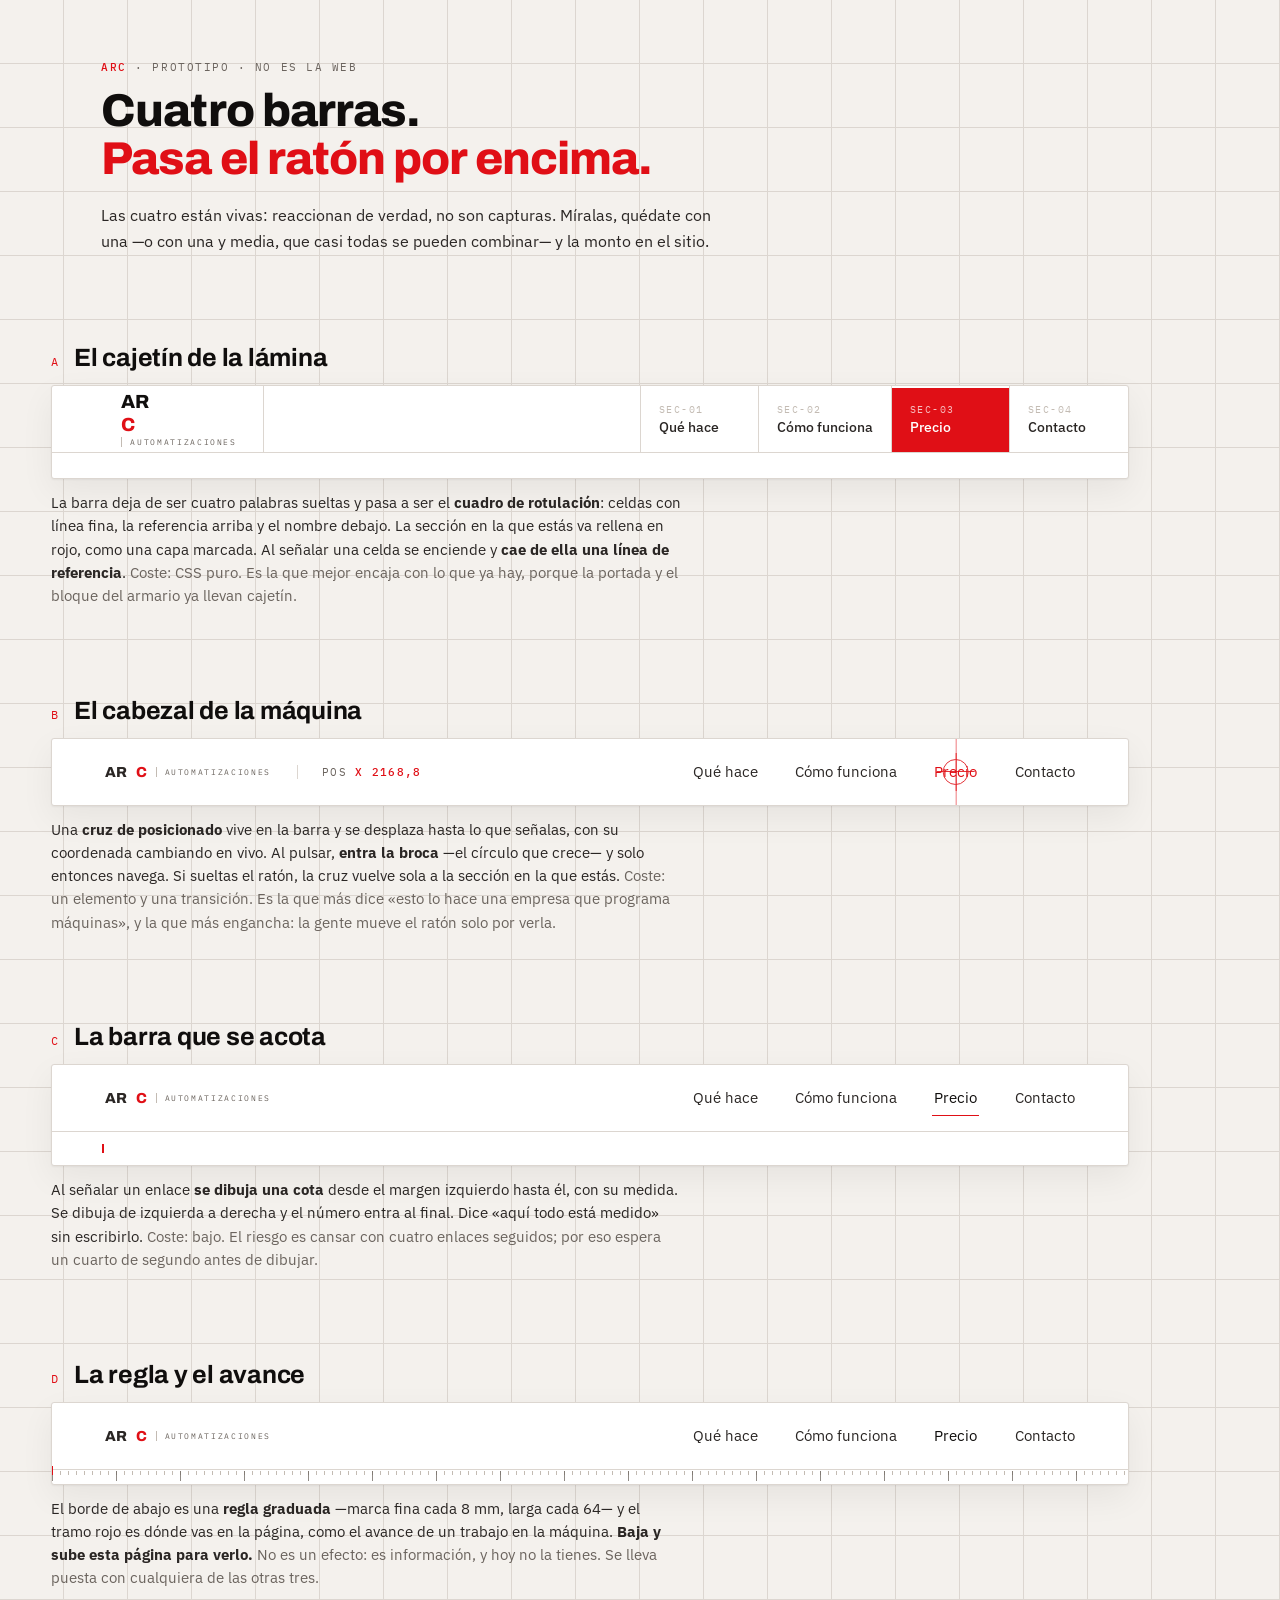
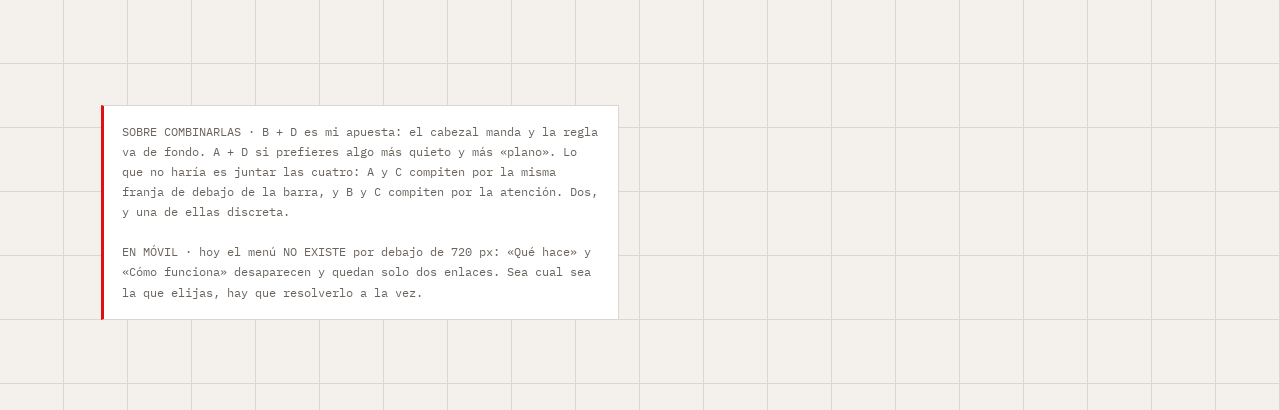
<file: prototipo-menus.html>
<!doctype html>
<html lang="es">
<head>
<meta charset="utf-8">
<meta name="viewport" content="width=device-width, initial-scale=1">
<title>ARC · Cuatro barras de menú, para elegir</title>
<meta name="robots" content="noindex">
<link rel="preconnect" href="https://fonts.googleapis.com">
<link rel="preconnect" href="https://fonts.gstatic.com" crossorigin>
<link rel="stylesheet" href="https://fonts.googleapis.com/css2?family=Archivo:wght@500;700;800&family=IBM+Plex+Mono:wght@400;500;600&family=IBM+Plex+Sans:wght@400;500;600&display=swap">
<style>
/* ===========================================================
   PROTOTIPO · las cuatro barras, una debajo de otra.
   No es la web: es para pasar el ratón por encima y decidir.
   Mismos colores y tipografías que el sitio, escritos aquí
   dentro para que el fichero se abra de dos clics.
   =========================================================== */
:root{
  --papel:#F4F1ED; --hoja:#FFFFFF; --hoja2:#FAF8F6; --tinta:#100E0D;
  --texto:#2A2624; --apagado:#6B645E; --linea:#DCD6D0; --linea2:#C3BBB3;
  --rojo:#E00F16;
  --display:"Archivo","Helvetica Neue",Arial,sans-serif;
  --cuerpo:"IBM Plex Sans",system-ui,-apple-system,"Segoe UI",sans-serif;
  --mono:"IBM Plex Mono",ui-monospace,"SF Mono",Menlo,monospace;
  --canal:clamp(18px,4vw,54px);
}
*{box-sizing:border-box}
body{margin:0;background:var(--papel);color:var(--texto);font-family:var(--cuerpo);
  -webkit-font-smoothing:antialiased;
  background-image:linear-gradient(var(--linea) 1px,transparent 1px),
                   linear-gradient(90deg,var(--linea) 1px,transparent 1px);
  background-size:64px 64px;background-position:-1px -1px}
.hoja{max-width:1180px;margin:0 auto;padding-inline:var(--canal)}
h1{font-family:var(--display);font-weight:800;letter-spacing:-.02em;
  font-size:clamp(28px,4.6vw,46px);line-height:1.04;margin:.3em 0 .4em;color:var(--tinta)}
h1 em{font-style:normal;color:var(--rojo)}
.eti{font-family:var(--mono);font-size:11px;letter-spacing:.14em;text-transform:uppercase;
  color:var(--apagado);margin:0}
.eti b{color:var(--rojo);font-weight:500}
.intro{max-width:62ch;font-size:16px;line-height:1.65}

/* la ficha de cada opción */
.op{margin:clamp(50px,7vw,90px) 0}
.op-cab{display:flex;align-items:baseline;gap:14px;margin-bottom:14px}
.op-cab .n{font-family:var(--mono);font-size:12px;letter-spacing:.16em;color:var(--rojo)}
.op-cab h2{font-family:var(--display);font-weight:700;font-size:clamp(19px,2.4vw,25px);
  margin:0;color:var(--tinta);letter-spacing:-.01em}
.op p{max-width:70ch;font-size:14.5px;line-height:1.6;color:var(--texto);margin:12px 0 0}
.op p em{font-style:normal;color:var(--apagado)}
.marco{background:var(--hoja);border:1px solid var(--linea);border-radius:3px;
  box-shadow:0 1px 2px rgba(16,14,13,.05),0 12px 34px rgba(16,14,13,.06);overflow:hidden}
.logo{display:flex;align-items:center;gap:9px;font-family:var(--display);font-weight:800;
  font-size:19px;letter-spacing:-.02em;color:var(--tinta);text-decoration:none;
  flex:0 0 auto;flex-wrap:nowrap;white-space:nowrap}
.logo i{font-style:normal;color:var(--rojo)}
.logo small{font-family:var(--mono);font-size:7.5px;letter-spacing:.22em;color:var(--apagado);
  font-weight:400;text-transform:uppercase;border-left:1px solid var(--linea2);padding-left:8px}

/* ─────────── A · el cajetín ─────────── */
.bA{display:flex;align-items:stretch;height:66px;padding-left:var(--canal)}
.bA .logo{padding-right:26px}
.bA nav{margin-left:auto;display:flex;border-left:1px solid var(--linea)}
.bA a{position:relative;display:grid;align-content:center;gap:2px;min-width:118px;
  padding:0 18px;text-decoration:none;border-right:1px solid var(--linea);
  transition:background .18s ease}
.bA a:last-child{border-right:0}
.bA a span{font-family:var(--mono);font-size:9.5px;letter-spacing:.16em;color:var(--linea2);
  text-transform:uppercase;transition:color .18s ease}
.bA a b{font-family:var(--cuerpo);font-size:14px;font-weight:500;color:var(--texto);
  transition:color .18s ease}
.bA a::before{content:"";position:absolute;left:0;right:0;top:0;height:2px;
  background:var(--rojo);transform:scaleX(0);transform-origin:left;
  transition:transform .26s cubic-bezier(.22,.61,.36,1)}
.bA a:hover{background:var(--hoja2)}
.bA a:hover::before{transform:scaleX(1)}
.bA a:hover span{color:var(--rojo)}
.bA a:hover b{color:var(--tinta)}
.bA a.on{background:var(--rojo)}
.bA a.on span{color:rgba(255,255,255,.72)}
.bA a.on b{color:#fff}
.bA a.on::before{transform:scaleX(1);background:#fff}
/* la línea de referencia que cae de la celda */
.bA-guia{position:relative;height:26px;border-top:1px solid var(--linea)}
.bA-guia i{position:absolute;top:0;width:1px;height:0;background:var(--rojo);
  transition:height .3s cubic-bezier(.22,.61,.36,1),left .26s cubic-bezier(.22,.61,.36,1)}
.bA-guia i::after{content:"";position:absolute;left:-3px;bottom:-3px;width:7px;height:7px;
  border:1px solid var(--rojo);border-radius:50%;background:var(--hoja);opacity:0;
  transition:opacity .2s}
.bA-guia.viva i::after{opacity:1}

/* ─────────── B · el cabezal ─────────── */
.bB{position:relative;display:flex;align-items:center;height:66px;
  padding:0 var(--canal);overflow:hidden}
.bB nav{margin-left:auto;display:flex;gap:clamp(14px,2.6vw,34px);position:relative;z-index:2}
.bB a{font-size:14.5px;text-decoration:none;color:var(--texto);padding:8px 2px;
  transition:color .18s ease}
.bB a:hover,.bB a.on{color:var(--tinta)}
.bB a.on{color:var(--rojo)}
/* la cruz de posicionado */
.cruz{position:absolute;top:0;bottom:0;width:0;left:0;pointer-events:none;z-index:1;
  transition:transform .42s cubic-bezier(.22,.61,.36,1)}
.cruz::before{content:"";position:absolute;left:-.5px;top:0;bottom:0;width:1px;
  background:var(--rojo);opacity:.55}
.cruz .ojo{position:absolute;left:-13px;top:50%;margin-top:-13px;width:26px;height:26px;
  border:1px solid var(--rojo);border-radius:50%;opacity:.85}
.cruz .ojo::before,.cruz .ojo::after{content:"";position:absolute;background:var(--rojo)}
.cruz .ojo::before{left:50%;top:-7px;bottom:-7px;width:1px;margin-left:-.5px}
.cruz .ojo::after{top:50%;left:-7px;right:-7px;height:1px;margin-top:-.5px}
.cruz .brocaX{position:absolute;left:50%;top:50%;width:6px;height:6px;margin:-3px 0 0 -3px;
  border-radius:50%;background:var(--rojo);transform:scale(0);opacity:0}
.cruz.entra .brocaX{animation:plunge .5s cubic-bezier(.22,.61,.36,1)}
@keyframes plunge{0%{transform:scale(0);opacity:1}70%{transform:scale(3.4);opacity:.35}
  100%{transform:scale(4.4);opacity:0}}
.lectura{position:relative;z-index:2;margin-left:24px;padding-left:24px;
  border-left:1px solid var(--linea);
  font-family:var(--mono);font-size:11px;letter-spacing:.12em;color:var(--apagado)}
.lectura b{color:var(--rojo);font-weight:500;font-variant-numeric:tabular-nums}
.bB .logo{position:relative;z-index:2}

/* ─────────── C · la cota ─────────── */
.bC{position:relative;display:flex;align-items:center;height:66px;padding:0 var(--canal)}
.bC nav{margin-left:auto;display:flex;gap:clamp(14px,2.6vw,34px)}
.bC a{font-size:14.5px;text-decoration:none;color:var(--texto);padding:8px 2px;
  border-bottom:1px solid transparent;transition:.18s}
.bC a:hover{color:var(--tinta);border-bottom-color:var(--rojo)}
.bC a.on{color:var(--tinta);border-bottom-color:var(--rojo)}
.bC-cota{position:relative;height:34px;border-top:1px solid var(--linea);
  font-family:var(--mono);font-size:10.5px;color:var(--rojo)}
.bC-cota .lin{position:absolute;top:16px;left:var(--canal);height:1px;background:var(--rojo);
  width:0;transition:width .34s cubic-bezier(.22,.61,.36,1)}
.bC-cota .lin::before,.bC-cota .lin::after{content:"";position:absolute;top:-4px;height:9px;
  width:1px;background:var(--rojo)}
.bC-cota .lin::before{left:0}
.bC-cota .lin::after{right:0}
.bC-cota .val{position:absolute;top:0;transform:translateX(-50%);background:var(--hoja);
  padding:0 6px;opacity:0;transition:opacity .2s .18s}
.bC-cota.viva .val{opacity:1}

/* ─────────── D · la regla y el avance ─────────── */
.bD{display:flex;align-items:center;height:66px;padding:0 var(--canal)}
.bD nav{margin-left:auto;display:flex;gap:clamp(14px,2.6vw,34px)}
.bD a{font-size:14.5px;text-decoration:none;color:var(--texto);padding:8px 2px;transition:.18s}
.bD a:hover,.bD a.on{color:var(--tinta)}
/* La regla: marca fina cada 8 y marca larga —más alta y más oscura— cada 64.
   Si las dos miden lo mismo no es una regla, es una trama. */
.regla{position:relative;height:15px;border-top:1px solid var(--linea);
  background-image:repeating-linear-gradient(90deg,var(--linea2) 0 1px,transparent 1px 8px);
  background-size:8px 4px;background-repeat:repeat-x;background-position:0 1px}
.regla .larga{position:absolute;inset:0;
  background-image:repeating-linear-gradient(90deg,var(--apagado) 0 1px,transparent 1px 64px);
  background-size:64px 10px;background-repeat:repeat-x;background-position:0 1px;opacity:.75}
.regla .avance{position:absolute;left:0;top:-1px;height:3px;background:var(--rojo);width:0;
  transition:width .12s linear}
.regla .avance::after{content:"";position:absolute;right:-1px;top:-3px;width:1px;height:9px;
  background:var(--rojo)}

.pieDoc{margin:clamp(60px,9vw,120px) 0 90px;font-family:var(--mono);font-size:11.5px;
  line-height:1.75;color:var(--apagado);border:1px solid var(--linea);
  border-left:3px solid var(--rojo);padding:16px 18px;background:var(--hoja);max-width:74ch}
@media (max-width:760px){
  .bA{padding-left:14px}
  .bA nav{display:none}
  .op p{font-size:13.5px}
}
</style>
</head>
<body>

<div class="hoja">
  <p class="eti" style="margin-top:60px"><b>ARC</b> · prototipo · no es la web</p>
  <h1>Cuatro barras.<br><em>Pasa el ratón por encima.</em></h1>
  <p class="intro">Las cuatro están vivas: reaccionan de verdad, no son capturas.
    Míralas, quédate con una —o con una y media, que casi todas se pueden combinar—
    y la monto en el sitio.</p>
</div>

<!-- ══════════ A ══════════ -->
<div class="hoja op">
  <div class="op-cab"><span class="n">A</span><h2>El cajetín de la lámina</h2></div>
  <div class="marco">
    <div class="bA">
      <a class="logo" href="#">AR<i>C</i><small>Automatizaciones</small></a>
      <nav>
        <a href="#" data-a><span>SEC-01</span><b>Qué hace</b></a>
        <a href="#" data-a><span>SEC-02</span><b>Cómo funciona</b></a>
        <a href="#" data-a class="on"><span>SEC-03</span><b>Precio</b></a>
        <a href="#" data-a><span>SEC-04</span><b>Contacto</b></a>
      </nav>
    </div>
    <div class="bA-guia" id="guiaA"><i></i></div>
  </div>
  <p>La barra deja de ser cuatro palabras sueltas y pasa a ser el <strong>cuadro de
    rotulación</strong>: celdas con línea fina, la referencia arriba y el nombre debajo.
    La sección en la que estás va rellena en rojo, como una capa marcada. Al señalar una
    celda se enciende y <strong>cae de ella una línea de referencia</strong>.
    <em>Coste: CSS puro. Es la que mejor encaja con lo que ya hay, porque la portada y el
    bloque del armario ya llevan cajetín.</em></p>
</div>

<!-- ══════════ B ══════════ -->
<div class="hoja op">
  <div class="op-cab"><span class="n">B</span><h2>El cabezal de la máquina</h2></div>
  <div class="marco">
    <div class="bB" id="barraB">
      <a class="logo" href="#">AR<i>C</i><small>Automatizaciones</small></a>
      <span class="lectura">POS <b id="lecturaB">X 0,0</b></span>
      <div class="cruz" id="cruzB"><span class="ojo"></span><span class="brocaX"></span></div>
      <nav>
        <a href="#" data-b>Qué hace</a>
        <a href="#" data-b>Cómo funciona</a>
        <a href="#" data-b class="on">Precio</a>
        <a href="#" data-b>Contacto</a>
      </nav>
    </div>
  </div>
  <p>Una <strong>cruz de posicionado</strong> vive en la barra y se desplaza hasta lo que
    señalas, con su coordenada cambiando en vivo. Al pulsar, <strong>entra la broca</strong>
    —el círculo que crece— y solo entonces navega. Si sueltas el ratón, la cruz vuelve sola
    a la sección en la que estás.
    <em>Coste: un elemento y una transición. Es la que más dice «esto lo hace una empresa
    que programa máquinas», y la que más engancha: la gente mueve el ratón solo por verla.</em></p>
</div>

<!-- ══════════ C ══════════ -->
<div class="hoja op">
  <div class="op-cab"><span class="n">C</span><h2>La barra que se acota</h2></div>
  <div class="marco">
    <div class="bC" id="barraC">
      <a class="logo" href="#">AR<i>C</i><small>Automatizaciones</small></a>
      <nav>
        <a href="#" data-c>Qué hace</a>
        <a href="#" data-c>Cómo funciona</a>
        <a href="#" data-c class="on">Precio</a>
        <a href="#" data-c>Contacto</a>
      </nav>
    </div>
    <div class="bC-cota" id="cotaC"><span class="lin"></span><span class="val"></span></div>
  </div>
  <p>Al señalar un enlace <strong>se dibuja una cota</strong> desde el margen izquierdo hasta
    él, con su medida. Se dibuja de izquierda a derecha y el número entra al final. Dice
    «aquí todo está medido» sin escribirlo.
    <em>Coste: bajo. El riesgo es cansar con cuatro enlaces seguidos; por eso espera un
    cuarto de segundo antes de dibujar.</em></p>
</div>

<!-- ══════════ D ══════════ -->
<div class="hoja op">
  <div class="op-cab"><span class="n">D</span><h2>La regla y el avance</h2></div>
  <div class="marco">
    <div class="bD">
      <a class="logo" href="#">AR<i>C</i><small>Automatizaciones</small></a>
      <nav>
        <a href="#">Qué hace</a><a href="#">Cómo funciona</a>
        <a href="#" class="on">Precio</a><a href="#">Contacto</a>
      </nav>
    </div>
    <div class="regla"><span class="larga"></span><span class="avance" id="avanceD"></span></div>
  </div>
  <p>El borde de abajo es una <strong>regla graduada</strong> —marca fina cada 8 mm, larga
    cada 64— y el tramo rojo es dónde vas en la página, como el avance de un trabajo en la
    máquina. <strong>Baja y sube esta página para verlo.</strong>
    <em>No es un efecto: es información, y hoy no la tienes. Se lleva puesta con cualquiera
    de las otras tres.</em></p>
</div>

<div class="hoja">
  <p class="pieDoc">SOBRE COMBINARLAS · B + D es mi apuesta: el cabezal manda y la regla va
    de fondo. A + D si prefieres algo más quieto y más «plano». Lo que no haría es juntar
    las cuatro: A y C compiten por la misma franja de debajo de la barra, y B y C compiten
    por la atención. Dos, y una de ellas discreta.<br><br>
    EN MÓVIL · hoy el menú NO EXISTE por debajo de 720 px: «Qué hace» y «Cómo funciona»
    desaparecen y quedan solo dos enlaces. Sea cual sea la que elijas, hay que resolverlo
    a la vez.</p>
</div>

<script>
"use strict";
const $ = s => document.querySelector(s);

/* ── A · la línea de referencia que cae de la celda ── */
(function () {
  const guia = $("#guiaA"), i = guia.querySelector("i"), barra = guia.previousElementSibling;
  barra.querySelectorAll("[data-a]").forEach(a => {
    a.addEventListener("pointerenter", () => {
      const r = a.getBoundingClientRect(), g = guia.getBoundingClientRect();
      i.style.left = (r.left + r.width / 2 - g.left) + "px";
      i.style.height = "22px";
      guia.classList.add("viva");
    });
  });
  barra.addEventListener("pointerleave", () => {
    i.style.height = "0"; guia.classList.remove("viva");
  });
})();

/* ── B · el cabezal ──
   La cruz se lleva a la X del enlace señalado y la lectura enseña esa X. Al soltar
   el ratón vuelve a la sección activa, que es lo que hace una máquina: descansa en
   la última posición ordenada, no donde la dejó el operario. */
(function () {
  const barra = $("#barraB"), cruz = $("#cruzB"), lec = $("#lecturaB");
  const num = v => v.toLocaleString("es-ES", { minimumFractionDigits: 1, maximumFractionDigits: 1 });
  const lleva = a => {
    const r = a.getBoundingClientRect(), b = barra.getBoundingClientRect();
    const x = r.left + r.width / 2 - b.left;
    cruz.style.transform = "translateX(" + x + "px)";
    lec.textContent = "X " + num(x * 2.4);        // a escala de máquina, para que se lea como mm
  };
  const casa = () => lleva(barra.querySelector("a.on"));
  barra.querySelectorAll("[data-b]").forEach(a => {
    a.addEventListener("pointerenter", () => lleva(a));
    a.addEventListener("click", e => {
      e.preventDefault();
      cruz.classList.remove("entra"); void cruz.offsetWidth; cruz.classList.add("entra");
    });
  });
  barra.addEventListener("pointerleave", casa);
  addEventListener("resize", casa);
  requestAnimationFrame(casa);
})();

/* ── C · la cota ──
   Con un cuarto de segundo de espera: sin él, pasar el ratón por los cuatro enlaces
   dispara cuatro cotas seguidas y aquello es un parpadeo, no un plano. */
(function () {
  const barra = $("#barraC"), cota = $("#cotaC"),
        lin = cota.querySelector(".lin"), val = cota.querySelector(".val");
  let reloj = null;
  const canal = () => parseFloat(getComputedStyle(document.documentElement)
      .getPropertyValue("--canal")) || 24;
  barra.querySelectorAll("[data-c]").forEach(a => {
    a.addEventListener("pointerenter", () => {
      clearTimeout(reloj);
      reloj = setTimeout(() => {
        const r = a.getBoundingClientRect(), c = cota.getBoundingClientRect();
        const w = r.left + r.width / 2 - c.left - canal();
        lin.style.width = Math.max(0, w) + "px";
        val.style.left = (canal() + w / 2) + "px";
        val.textContent = Math.round(w * 2.4) + " mm";
        cota.classList.add("viva");
      }, 240);
    });
  });
  barra.addEventListener("pointerleave", () => {
    clearTimeout(reloj);
    lin.style.width = "0"; cota.classList.remove("viva");
  });
})();

/* ── D · el avance ── */
(function () {
  const av = $("#avanceD");
  const pinta = () => {
    const h = document.documentElement.scrollHeight - innerHeight;
    av.style.width = (h <= 0 ? 0 : Math.min(1, scrollY / h) * 100) + "%";
  };
  addEventListener("scroll", pinta, { passive: true });
  addEventListener("resize", pinta);
  pinta();
})();
</script>
</body>
</html>
</file>
<file: css/arc.css>
/* ===========================================================
   ARC Automatizaciones · hoja de estilo del sitio público
   -----------------------------------------------------------
   La página está dibujada como un plano: papel, líneas finas,
   cotas con su número, anotaciones en monoespaciada al margen y
   un cajetín abajo con quién firma. No es un adorno: es el
   idioma del cliente. Quien entra aquí lleva veinte años
   mirando planos, y una web que le habla en su formato se lee
   antes que una que le habla en el de una startup.

   El rojo es la capa marcada, como en cualquier CAD: lo que
   está activo, lo que hay que mirar. Se gasta poco a propósito.
   =========================================================== */

/* ---------- fichas ---------- */
:root{
  color-scheme: light dark;

  /* Papel y tinta. El papel no es blanco puro: un blanco puro
     deslumbra y además no se parece a ningún papel. */
  --papel:   #F4F1ED;
  --hoja:    #FFFFFF;
  --hoja2:   #FAF8F6;
  --tinta:   #100E0D;
  --texto:   #2A2624;
  --apagado: #6B645E;
  --linea:   #DCD6D0;
  --linea2:  #C3BBB3;

  /* La capa marcada. El rojo de la marca, bajado lo justo para
     que se pueda leer sobre papel. */
  --rojo:    #E00F16;
  --rojo2:   #B00A10;
  --rojoflojo:#FDECEB;

  /* Semáforo. Es el de la propia aplicación, y no es el acento:
     un estado no puede confundirse con una marca. */
  --verde:   #1B6E44;
  --ambar:   #9A6608;

  --sombra: 0 1px 2px rgba(16,14,13,.05), 0 12px 34px rgba(16,14,13,.07);

  --display: "Archivo", "Helvetica Neue", Arial, sans-serif;
  --cuerpo:  "IBM Plex Sans", system-ui, -apple-system, "Segoe UI", sans-serif;
  --mono:    "IBM Plex Mono", ui-monospace, "SF Mono", Menlo, monospace;

  --ancho: 1180px;
  --canal: clamp(20px, 5vw, 56px);
}

@media (prefers-color-scheme: dark){
  :root:not([data-theme="light"]){
    --papel:   #0C0B0A;
    --hoja:    #151312;
    --hoja2:   #1B1918;
    --tinta:   #F6F2EE;
    --texto:   #DDD6D0;
    --apagado: #948C85;
    --linea:   #2C2825;
    --linea2:  #423C38;
    --rojo:    #FF3B2F;
    --rojo2:   #FF6A5E;
    --rojoflojo:#2A100E;
    --verde:   #4FBF87;
    --ambar:   #E0A83A;
    --sombra: 0 1px 2px rgba(0,0,0,.5), 0 14px 40px rgba(0,0,0,.45);
  }
}
:root[data-theme="dark"]{
  --papel:#0C0B0A; --hoja:#151312; --hoja2:#1B1918;
  --tinta:#F6F2EE; --texto:#DDD6D0; --apagado:#948C85;
  --linea:#2C2825; --linea2:#423C38;
  --rojo:#FF3B2F; --rojo2:#FF6A5E; --rojoflojo:#2A100E;
  --verde:#4FBF87; --ambar:#E0A83A;
  --sombra: 0 1px 2px rgba(0,0,0,.5), 0 14px 40px rgba(0,0,0,.45);
}

*,*::before,*::after{box-sizing:border-box}

html{scroll-behavior:smooth}
body{
  margin:0;
  background:var(--papel);
  color:var(--texto);
  font-family:var(--cuerpo);
  font-size:16.5px;
  line-height:1.62;
  -webkit-font-smoothing:antialiased;
  /* La cuadrícula del papel milimetrado, muy floja. Se ve al
     borde de la hoja y no debajo del texto. */
  background-image:
    linear-gradient(var(--linea) 1px, transparent 1px),
    linear-gradient(90deg, var(--linea) 1px, transparent 1px);
  background-size:64px 64px, 64px 64px;
  background-position:-1px -1px;
}
@media (prefers-color-scheme: dark){
  :root:not([data-theme="light"]) body{background-image:
    linear-gradient(#221F1D 1px, transparent 1px),
    linear-gradient(90deg,#221F1D 1px, transparent 1px)}
}

img{max-width:100%;display:block}
a{color:inherit}
h1,h2,h3,h4{font-family:var(--display);color:var(--tinta);
  text-wrap:balance;margin:0;letter-spacing:-.022em;font-weight:800;line-height:1.06}
h1{font-size:clamp(34px,4.7vw,60px)}
h2{font-size:clamp(28px,3.9vw,44px)}
h3{font-size:clamp(19px,2vw,23px);letter-spacing:-.012em;line-height:1.2}
p{margin:0}
:where(a,button,input,select,summary):focus-visible{
  outline:2px solid var(--rojo);outline-offset:3px;border-radius:2px}

/* ---------- la hoja ---------- */
.hoja{max-width:var(--ancho);margin:0 auto;padding-inline:var(--canal)}
.tira{padding-block:clamp(56px,8vw,104px)}
.tira--blanca{background:var(--hoja);border-block:1px solid var(--linea)}

/* Anotación de margen, en monoespaciada: la referencia de la
   sección, como el número de plano. */
.eti{font-family:var(--mono);font-size:11.5px;letter-spacing:.16em;
  text-transform:uppercase;color:var(--apagado);display:flex;
  align-items:center;gap:10px;margin-bottom:18px}
.eti::before{content:"";width:22px;height:1px;background:var(--rojo);flex:0 0 auto}
.eti b{color:var(--rojo);font-weight:600}

.entradilla{font-size:clamp(17px,1.6vw,19.5px);color:var(--apagado);
  max-width:62ch;margin-top:16px;line-height:1.6}

/* ---------- la cota ----------
   Una línea de cota de verdad: dos topes, la línea y el número
   en su hueco. Los números que lleva son valores del producto,
   no cifras de relleno. */
.cota{display:flex;align-items:center;gap:14px;margin:0;padding:0;border:0}
.cota::before,.cota::after{content:"";height:1px;background:var(--linea2);flex:1 1 auto}
.cota span{font-family:var(--mono);font-size:11px;letter-spacing:.14em;
  color:var(--apagado);text-transform:uppercase;white-space:nowrap;
  position:relative;padding:0 2px}
.cota--sola{margin-block:clamp(44px,6vw,78px)}

/* ---------- barra ---------- */
.barra{position:sticky;top:0;z-index:60;background:color-mix(in srgb,var(--papel) 86%,transparent);
  backdrop-filter:saturate(1.4) blur(10px);border-bottom:1px solid var(--linea)}
.barra .hoja{display:flex;align-items:center;gap:26px;height:64px}
.barra img{height:26px;width:auto}
.barra nav{margin-left:auto;display:flex;align-items:center;gap:clamp(12px,2.4vw,28px)}
.barra nav a{font-size:14.5px;text-decoration:none;color:var(--texto);
  padding:6px 0;border-bottom:1px solid transparent;transition:.18s}
.barra nav a:hover{color:var(--tinta);border-bottom-color:var(--rojo)}
.barra nav a[aria-current]{color:var(--tinta);border-bottom-color:var(--rojo)}
@media (max-width:720px){.barra nav a.oculta-movil{display:none}}

/* ---------- el cabezal de la barra ----------
   La barra se comporta como el visor de posición de un centro de mecanizado:
   una cruz recorre la barra hasta lo que señalas y la lectura cambia con ella.
   Cuando sueltas el ratón vuelve a la sección en la que estás, que es lo que
   hace una máquina: descansa en la última posición ordenada.

   TODO ESTO SOLO EXISTE DONDE HAY UN RATÓN QUE SEGUIR. Con `hover: hover` y
   `pointer: fine`. En una pantalla táctil no hay nada que señalar, así que la
   cruz y la lectura no se dibujan —y `barra.js` ni se arranca, porque lo
   primero que hace es preguntarle al CSS si la cruz se ve—. */
.barra .hoja{position:relative}
.barra .pos, .barra .cruz{display:none}

@media (hover: hover) and (pointer: fine){
  .barra .pos{display:inline-flex;align-items:center;gap:7px;margin-left:22px;
    padding-left:22px;border-left:1px solid var(--linea);
    font-family:var(--mono);font-size:11px;letter-spacing:.12em;
    color:var(--apagado);white-space:nowrap;position:relative;z-index:2}
  .barra .pos b{color:var(--rojo);font-weight:500;font-variant-numeric:tabular-nums;
    min-width:7ch}
  @media (max-width:980px){ .barra .pos{display:none} }

  /* La cruz. Va DEBAJO del texto —z-index 1 contra el 2 de la navegación— para
     que el aro pase por detrás de la palabra y no la tape. */
  .barra .cruz{display:block;position:absolute;top:0;bottom:0;left:0;width:0;
    z-index:1;pointer-events:none;opacity:0;
    transition:transform .42s cubic-bezier(.22,.61,.36,1), opacity .25s ease}
  .barra .cruz.puesta{opacity:1}
  .barra .cruz::before{content:"";position:absolute;left:-.5px;top:0;bottom:0;width:1px;
    background:var(--rojo);opacity:.5}
  .barra .cruz .ojo{position:absolute;left:-13px;top:50%;margin-top:-13px;
    width:26px;height:26px;border:1px solid var(--rojo);border-radius:50%;opacity:.85}
  .barra .cruz .ojo::before,.barra .cruz .ojo::after{content:"";position:absolute;
    background:var(--rojo)}
  .barra .cruz .ojo::before{left:50%;top:-7px;bottom:-7px;width:1px;margin-left:-.5px}
  .barra .cruz .ojo::after{top:50%;left:-7px;right:-7px;height:1px;margin-top:-.5px}
  /* La broca entrando: un punto que crece y se apaga. */
  .barra .cruz .broca{position:absolute;left:50%;top:50%;width:6px;height:6px;
    margin:-3px 0 0 -3px;border-radius:50%;background:var(--rojo);transform:scale(0);opacity:0}
  .barra .cruz.entra .broca{animation:arcBroca .5s cubic-bezier(.22,.61,.36,1)}
  @keyframes arcBroca{
    0%{transform:scale(0);opacity:1}
    70%{transform:scale(3.4);opacity:.35}
    100%{transform:scale(4.4);opacity:0} }
  .barra nav{position:relative;z-index:2}
  /* Con la cruz marcando dónde estás, el subrayado sobra: dos marcas para lo
     mismo son una de más. Se queda solo al pasar el ratón. */
  .barra nav a[aria-current]{border-bottom-color:transparent}
  .barra nav a[aria-current]:hover{border-bottom-color:var(--rojo)}
}
@media (prefers-reduced-motion: reduce){
  .barra .cruz{transition:opacity .25s ease}
  .barra .cruz.entra .broca{animation:none}
}
:root[data-theme="dark"] .barra img.claro,
.barra img.oscuro{display:none}
@media (prefers-color-scheme: dark){
  :root:not([data-theme="light"]) .barra img.claro{display:none}
  :root:not([data-theme="light"]) .barra img.oscuro{display:block}
}
:root[data-theme="dark"] .barra img.oscuro{display:block}

/* ---------- botones ---------- */
.btn{display:inline-flex;align-items:center;gap:9px;height:48px;padding:0 22px;
  font-family:var(--cuerpo);font-size:15px;font-weight:600;text-decoration:none;
  border:1px solid var(--tinta);background:var(--tinta);color:var(--papel);
  cursor:pointer;transition:.18s;border-radius:2px;white-space:nowrap}
.btn:hover{background:var(--rojo);border-color:var(--rojo);color:#fff;transform:translateY(-1px)}
.btn--linea{background:transparent;color:var(--tinta);border-color:var(--linea2)}
.btn--linea:hover{background:transparent;color:var(--rojo);border-color:var(--rojo)}
.btn small{font-family:var(--mono);font-size:11px;opacity:.72;font-weight:400}
.botones{display:flex;flex-wrap:wrap;gap:12px;margin-top:28px}

/* ---------- el papel de la portada ----------
   El lienzo del fondo va a sangre y DEBAJO de todo, sin poder pulsarse: no
   roba un clic con el ratón ni un dedo en el móvil. El contenido sube a
   z-index 1 porque un elemento posicionado siempre gana a uno que no lo está,
   y sin subirlo el titular quedaría por debajo del papel. */
.escena{position:relative;isolation:isolate}
.escena>canvas{position:absolute;inset:0;width:100%;height:100%;
  display:block;pointer-events:none;z-index:0}
.escena>section{position:relative;z-index:1}

/* ---------- portada ---------- */
.portada{padding-top:clamp(38px,5vw,64px);padding-bottom:clamp(30px,4vw,48px)}
.portada-rej{display:grid;grid-template-columns:minmax(0,1.06fr) minmax(0,1fr);
  gap:clamp(28px,4vw,56px);align-items:center}
@media (max-width:940px){.portada-rej{grid-template-columns:1fr}}
.portada h1 em{font-style:normal;color:var(--rojo)}
.portada .entradilla{margin-top:22px}
.marcas{display:flex;flex-wrap:wrap;gap:8px;margin-top:26px}
.marcas span{font-family:var(--mono);font-size:11.5px;letter-spacing:.06em;
  border:1px solid var(--linea);padding:5px 10px;color:var(--apagado);
  background:var(--hoja);border-radius:2px}

/* El lienzo del plano */
.plano{position:relative;background:var(--hoja);border:1px solid var(--linea);
  box-shadow:var(--sombra);border-radius:3px;overflow:hidden}
.plano canvas{display:block;width:100%;height:auto}
.plano-cab{display:flex;align-items:center;gap:10px;padding:9px 14px;
  border-bottom:1px solid var(--linea);font-family:var(--mono);font-size:11px;
  letter-spacing:.1em;text-transform:uppercase;color:var(--apagado);background:var(--hoja2)}
.plano-cab b{color:var(--rojo);font-weight:600}
.plano-pie{display:flex;align-items:center;gap:14px;padding:10px 14px;
  border-top:1px solid var(--linea);background:var(--hoja2);
  font-family:var(--mono);font-size:11.5px;color:var(--apagado)}
.plano-pie button{margin-left:auto;font-family:var(--mono);font-size:11px;
  letter-spacing:.1em;text-transform:uppercase;background:none;cursor:pointer;
  border:1px solid var(--linea2);color:var(--texto);padding:5px 11px;border-radius:2px}
.plano-pie button:hover{border-color:var(--rojo);color:var(--rojo)}
.fase{display:flex;gap:6px}
.fase i{width:26px;height:3px;background:var(--linea);display:block;border-radius:2px;
  transition:background .3s}
.fase i.on{background:var(--rojo)}

/* ---------- las seis salidas ----------
   No son seis tarjetas iguales con su sombra: son seis entradas
   de una lista de entregables, cada una con su referencia. */
/* Tres columnas, no `auto-fit`: son SEIS entradas, y seis llenan
   exactamente 3×2 o 2×3. Con `auto-fit` salían cuatro arriba y dos
   abajo, con dos huecos muertos y los filetes de la derecha
   cayendo donde no tocaba. */
.salidas{display:grid;grid-template-columns:repeat(3,minmax(0,1fr));
  gap:0;margin-top:40px;border-top:1px solid var(--linea)}
.salida{border-bottom:1px solid var(--linea);border-right:1px solid var(--linea);
  padding:26px 26px 30px}
.salida:nth-child(3n){border-right:0}
@media (max-width:980px){
  .salidas{grid-template-columns:repeat(2,minmax(0,1fr))}
  .salida:nth-child(3n){border-right:1px solid var(--linea)}
  .salida:nth-child(2n){border-right:0}
}
@media (max-width:620px){
  .salidas{grid-template-columns:1fr}
  .salida{border-right:0!important}
}
.salida .ref{font-family:var(--mono);font-size:11px;color:var(--rojo);
  letter-spacing:.12em;display:block;margin-bottom:12px}
.salida h3{margin-bottom:9px}
.salida p{font-size:15px;color:var(--apagado);line-height:1.58}
.salida:hover{background:var(--hoja2)}

/* ---------- la secuencia ----------
   Aquí los números SÍ significan algo: es el orden real por el
   que pasa una obra, y saltarse uno rompe el siguiente. */
.pasos{display:grid;gap:0;margin-top:36px;counter-reset:p}
.paso{display:grid;grid-template-columns:64px minmax(0,1fr);gap:clamp(16px,3vw,34px);
  padding:26px 0;border-top:1px solid var(--linea);align-items:start}
.paso:last-child{border-bottom:1px solid var(--linea)}
.paso .n{font-family:var(--mono);font-size:13px;color:var(--rojo);padding-top:4px;
  letter-spacing:.06em}
.paso h3{margin-bottom:7px}
.paso p{color:var(--apagado);font-size:15.5px;max-width:70ch}
.paso .dato{font-family:var(--mono);font-size:12.5px;color:var(--texto);
  margin-top:10px;display:inline-block;background:var(--hoja2);
  border:1px solid var(--linea);padding:4px 9px;border-radius:2px}

/* ---------- números ---------- */
.cifras{display:grid;grid-template-columns:repeat(auto-fit,minmax(180px,1fr));
  gap:1px;background:var(--linea);border:1px solid var(--linea);margin-top:36px}
.cifra{background:var(--hoja);padding:24px 22px}
.cifra b{display:block;font-family:var(--display);font-size:clamp(30px,3.6vw,42px);
  color:var(--tinta);letter-spacing:-.03em;line-height:1;font-variant-numeric:tabular-nums}
.cifra span{display:block;font-size:13.5px;color:var(--apagado);margin-top:9px;line-height:1.45}

/* ---------- precio ----------
   El único objeto que se levanta del papel en toda la página.
   Si todo lleva sombra, la sombra no dice nada. */
.tarifa{display:grid;grid-template-columns:minmax(0,1.15fr) minmax(0,1fr);
  gap:clamp(20px,3vw,34px);margin-top:40px;align-items:start}
@media (max-width:900px){.tarifa{grid-template-columns:1fr}}
.panel{background:var(--hoja);border:1px solid var(--linea2);border-radius:3px;
  box-shadow:var(--sombra);overflow:hidden}
.panel-cab{padding:26px 28px 22px;border-bottom:1px solid var(--linea)}
.panel-cab .eti{margin-bottom:14px}
.granprecio{display:flex;align-items:baseline;gap:10px;flex-wrap:wrap}
.granprecio b{font-family:var(--display);font-size:clamp(44px,6vw,62px);color:var(--tinta);
  letter-spacing:-.035em;line-height:1;font-variant-numeric:tabular-nums}
.granprecio span{font-size:15px;color:var(--apagado)}
.panel-cue{padding:22px 28px 28px}
.incluye{list-style:none;margin:0;padding:0;display:grid;gap:11px}
.incluye li{position:relative;padding-left:24px;font-size:15px;color:var(--texto)}
.incluye li::before{content:"";position:absolute;left:0;top:8px;width:9px;height:9px;
  border:1.5px solid var(--rojo);border-radius:1px}
.incluye li em{font-style:normal;color:var(--apagado)}

/* Calculadora */
.calc{padding:24px 28px 28px}
.calc label{display:block;font-family:var(--mono);font-size:11.5px;letter-spacing:.12em;
  text-transform:uppercase;color:var(--apagado);margin-bottom:9px}
.calc-fila{margin-bottom:22px}
.calc-val{display:flex;align-items:baseline;justify-content:space-between;gap:12px;margin-bottom:8px}
.calc-val b{font-family:var(--display);font-size:26px;color:var(--tinta);
  font-variant-numeric:tabular-nums;letter-spacing:-.02em}
.calc-val i{font-style:normal;font-family:var(--mono);font-size:11.5px;color:var(--apagado)}
input[type=range]{width:100%;accent-color:var(--rojo);height:22px;cursor:pointer}
.desglose{border-top:1px solid var(--linea);margin-top:6px;padding-top:16px;
  display:grid;gap:9px;font-variant-numeric:tabular-nums}
.dfila{display:grid;grid-template-columns:1fr auto;gap:14px;font-size:14.5px;align-items:baseline}
.dfila span{color:var(--apagado)}
.dfila b{font-weight:600;color:var(--texto);font-family:var(--mono);font-size:14px}
.dfila em{font-style:normal;font-family:var(--mono);font-size:11.5px;color:var(--apagado);
  grid-column:1;margin-top:-6px}
.dfila--total{border-top:1px solid var(--linea2);padding-top:12px;margin-top:5px}
.dfila--total span{color:var(--tinta);font-weight:600;font-family:var(--cuerpo);font-size:15.5px}
.dfila--total b{color:var(--rojo);font-size:19px;font-family:var(--display);font-weight:800}
.nota{font-size:13.5px;color:var(--apagado);line-height:1.55;margin-top:16px}

/* Tabla de conceptos */
.tabla{width:100%;border-collapse:collapse;margin-top:26px;font-size:15px}
.tabla th,.tabla td{text-align:left;padding:13px 14px;border-bottom:1px solid var(--linea);
  vertical-align:top}
.tabla th{font-family:var(--mono);font-size:11px;letter-spacing:.12em;text-transform:uppercase;
  color:var(--apagado);font-weight:400;border-bottom-color:var(--linea2)}
.tabla td:last-child,.tabla th:last-child{text-align:right;font-variant-numeric:tabular-nums;
  font-family:var(--mono);font-size:14px;white-space:nowrap}
.tabla tr:hover td{background:var(--hoja2)}
.envuelve{overflow-x:auto;-webkit-overflow-scrolling:touch}

/* ---------- preguntas ---------- */
.faq{margin-top:34px;border-top:1px solid var(--linea)}
.faq details{border-bottom:1px solid var(--linea)}
.faq summary{cursor:pointer;padding:19px 34px 19px 0;position:relative;
  font-family:var(--display);font-weight:700;font-size:17.5px;color:var(--tinta);
  list-style:none;letter-spacing:-.01em}
.faq summary::-webkit-details-marker{display:none}
.faq summary::after{content:"+";position:absolute;right:4px;top:16px;color:var(--rojo);
  font-family:var(--mono);font-size:20px;transition:transform .2s}
.faq details[open] summary::after{content:"–"}
.faq p{padding:0 0 20px;color:var(--apagado);font-size:15.5px;max-width:74ch}

/* ---------- cajetín (pie) ----------
   El cajetín de un plano: quién lo firma, qué es, cuándo. Aquí
   es además lo que la ley obliga a poner y lo que Stripe busca
   cuando revisa una web. El mismo sitio sirve para las dos
   cosas, y no es casualidad: las dos preguntan lo mismo. */
.pie{background:var(--hoja);border-top:1px solid var(--linea2);margin-top:0}
.cajetin{display:grid;grid-template-columns:repeat(4,minmax(0,1fr));
  border:1px solid var(--linea);border-bottom:0;margin:clamp(34px,5vw,56px) 0 0}
@media (max-width:840px){.cajetin{grid-template-columns:repeat(2,minmax(0,1fr))}}
@media (max-width:480px){.cajetin{grid-template-columns:1fr}}
.celda{border-right:1px solid var(--linea);border-bottom:1px solid var(--linea);
  padding:16px 18px 18px;min-height:104px}
.celda:last-child{border-right:0}
@media (max-width:840px){.celda:nth-child(2n){border-right:0}}
@media (max-width:480px){.celda{border-right:0}}
.celda h4{font-family:var(--mono);font-size:10.5px;letter-spacing:.15em;text-transform:uppercase;
  color:var(--apagado);font-weight:400;margin-bottom:10px}
.celda a{color:var(--texto);text-decoration:none;display:block;font-size:14.5px;padding:2px 0}
.celda a:hover{color:var(--rojo)}
.celda p{font-size:14px;color:var(--texto);line-height:1.5}
.pie-abajo{display:flex;flex-wrap:wrap;gap:14px 26px;align-items:center;
  padding:18px 0 34px;font-family:var(--mono);font-size:11.5px;color:var(--apagado);
  letter-spacing:.04em}
.pie-abajo img{height:20px;width:auto;opacity:.85}

/* ---------- hueco pendiente ----------
   Un dato que falta se ve. Poner «Calle Ejemplo 1» en un aviso
   legal es peor que dejarlo en blanco: se queda ahí para
   siempre y encima es mentira. */
.falta{background:var(--rojoflojo);color:var(--rojo2);border:1px dashed var(--rojo);
  font-family:var(--mono);font-size:.86em;padding:1px 7px;border-radius:2px;
  white-space:nowrap;display:inline-block}

/* ---------- páginas legales ---------- */
.legal{max-width:76ch;padding-block:clamp(40px,6vw,72px)}
.legal h1{font-size:clamp(30px,4.4vw,44px);margin-bottom:10px}
.legal .fecha{font-family:var(--mono);font-size:12px;color:var(--apagado);
  letter-spacing:.1em;text-transform:uppercase;margin-bottom:34px;display:block}
.legal h2{font-size:clamp(20px,2.3vw,25px);margin:44px 0 12px;padding-top:18px;
  border-top:1px solid var(--linea)}
.legal h3{margin:28px 0 8px;font-size:17.5px}
.legal p{margin:0 0 14px;color:var(--texto)}
.legal ul,.legal ol{margin:0 0 16px;padding-left:22px;color:var(--texto)}
.legal li{margin-bottom:8px}
.legal a{color:var(--rojo);text-decoration:underline;text-underline-offset:3px}
.legal .ficha{background:var(--hoja);border:1px solid var(--linea);border-radius:3px;
  padding:20px 22px;margin:0 0 26px;display:grid;gap:8px}
.legal .ficha div{display:grid;grid-template-columns:190px minmax(0,1fr);gap:14px;font-size:15px}
@media (max-width:600px){.legal .ficha div{grid-template-columns:1fr;gap:2px}}
.legal .ficha dt,.legal .ficha b{font-family:var(--mono);font-size:11.5px;letter-spacing:.1em;
  text-transform:uppercase;color:var(--apagado);font-weight:400;padding-top:3px}

/* ---------- aparición ----------
   Aditiva: sin JavaScript, y con `prefers-reduced-motion`, todo
   se ve igual. Lo que se lee no puede depender de un observador
   que a lo mejor no se ejecuta. */
.sube{opacity:1}
.js .sube.vista{animation:alza .55s cubic-bezier(.2,.7,.3,1) both}
@keyframes alza{from{transform:translateY(15px);opacity:.25}to{transform:none;opacity:1}}
@media (prefers-reduced-motion: reduce){
  html{scroll-behavior:auto}
  .js .sube{opacity:1!important;transform:none!important;transition:none!important}
  *{animation-duration:.001ms!important;transition-duration:.001ms!important}
}

/* ===========================================================
   EN EL MÓVIL
   -----------------------------------------------------------
   No es «que quepa»: en 390 px cabía todo y aun así había tres
   cosas rotas. Se miraron una a una en un iPhone simulado.
   =========================================================== */

/* --- 1 · LAS TABLAS ---
   Era el fallo gordo. La tabla de perfiles mide 852 px: dentro de
   `.envuelve` no desbordaba la página —eso ya estaba bien— pero se
   quedaba cortada a media frase («Acceso completo, incluidos…») sin
   ningún indicio de que hubiera más a la derecha. Quien lo lee no
   piensa «esto se desplaza»: piensa que la web está rota.

   Y no son tablas de números: son pares etiqueta/valor. Apilados se
   leen mejor que desplazándose, así que en móvil cada fila pasa a ser
   un bloque. La cabecera desaparece porque ya no encabeza nada; donde
   hace falta —la de tres columnas, con su periodicidad y su importe—
   la etiqueta viaja en `data-eti` y se pinta delante del valor. */
@media (max-width: 620px){
  .tabla, .tabla tbody, .tabla tr, .tabla td{display:block;width:auto}
  .tabla thead{position:absolute;width:1px;height:1px;overflow:hidden;clip-path:inset(50%)}
  .tabla tr{border-bottom:1px solid var(--linea2);padding:15px 0}
  .tabla tr:last-child{border-bottom:0}
  .tabla td{border:0;padding:3px 0;text-align:left!important;white-space:normal!important;
    font-size:15px}
  .tabla td:first-child{font-weight:600;color:var(--tinta)}
  .tabla td:not(:first-child){color:var(--apagado);font-family:var(--mono);font-size:13.5px}
  .tabla td[data-eti]::before{content:attr(data-eti) " · ";color:var(--linea2)}
  .envuelve{overflow-x:visible}
}

/* --- 2 · LOS BOTONES ---
   Dos botones seguidos con anchos distintos —«Escribir» corto,
   «Llamar» más corto todavía— se leen como un descuido. A ancho
   completo, además, el dedo no falla. */
@media (max-width: 620px){
  .botones{flex-direction:column;align-items:stretch}
  .botones .btn{justify-content:center;height:52px}
}

/* --- 3 · LO QUE SE TOCA CON EL DEDO ---
   Los enlaces del cajetín medían 26 px de alto y estaban pegados
   unos a otros. La referencia habitual son 44: por debajo de ahí se
   falla el toque y se pulsa el de al lado. Se gana con relleno, no
   agrandando la letra, para no descuadrar el pie. */
@media (max-width: 720px){
  .barra nav a{padding:11px 0}
  .celda a{padding:11px 0;min-height:44px;display:flex;align-items:center}
  .faq summary{padding-top:22px;padding-bottom:22px}
  /* Un deslizador de 22 px de alto se arrastra mal con el pulgar. */
  input[type=range]{height:44px}
  .plano-pie button{height:40px;padding:0 16px}
}

/* --- 4 · LA LETRA MENUDA ---
   Las anotaciones en monoespaciada van a 11-11,5 px, que en una
   pantalla de mano es el límite de lo cómodo. Suben un punto: no es
   texto de lectura larga, pero es donde están las referencias. */
@media (max-width: 620px){
  .eti{font-size:12.5px;letter-spacing:.12em}
  .cota span{font-size:12px}
  .pie-abajo{font-size:12.5px}
  .marcas span{font-size:12.5px}
  /* «ARC-01» se partía en dos líneas en la cabecera del plano. Y el rótulo
     largo ocupaba tres, así que la parte prescindible se calla: la escala se
     ve en el propio dibujo. */
  .plano-cab{flex-wrap:wrap;gap:2px 8px}
  .plano-cab b{white-space:nowrap}
  .plano-cab .larga{display:none}
}

/* Las pistas de fase se ocultan con la propiedad `hidden` cuando la
   secuencia se acorta, pero `.fase i` fija `display:block` y una regla de
   clase gana a `[hidden]`. Sin esto se veían cuatro pistas para dos fases:
   la secuencia parecía atascada a la mitad. */
.fase i[hidden]{display:none}

/* --- 5 · lo que quedaba pequeño tras mover este bloque al final ---
   Estas tres reglas ya estaban escritas y NO se aplicaban: el bloque del
   móvil vivía a media hoja de estilo y las definiciones de `.pie-abajo`,
   `.plano-cab` y `.dfila em` venían después, así que ganaban ellas. Una
   media query no tiene más peso por ser media query: sigue mandando la
   última. Por eso todo esto va ahora al FINAL del fichero. */
@media (max-width: 620px){
  .pie-abajo{font-size:12.5px}
  .plano-cab{font-size:12px}
  .dfila em{font-size:12.5px}
  .celda p, .celda a{font-size:15px}
}
@media (max-width: 720px){
  /* El logotipo es el enlace a la portada y medía 26 px de alto. */
  .barra .hoja>a{display:flex;align-items:center;min-height:44px}
}
/* ═══════════════════════════════════════════════════════════
   EL ARMARIO QUE SE DESPIEZA AL BAJAR
   -----------------------------------------------------------
   Un bloque alto de verdad con una pantalla pegada dentro: lo
   que dura el despiece es lo que mide el bloque. No secuestra
   la rueda —si sigues bajando, sales; si subes, se vuelve a
   montar—, y eso no es un detalle de gusto: una página que se
   queda con el scroll es una página de la que la gente se va.
   ═══════════════════════════════════════════════════════════ */
/* 720 vh y no 560: el recorrido del bloque ES la duración de la animación.
   Con 560 cada movimiento se comía media pantalla de rueda y se sentía a
   tirones; con 720 hay sitio para que cada fase se mueva Y SE QUEDE QUIETA
   un rato, que es lo que la hace legible. */
.acto{position:relative;height:720vh}
/* Pegada DEBAJO de la barra y no debajo del borde de la ventana: la barra es
   sticky y translúcida, así que con `top:0` el dibujo se le metía por debajo y
   en un móvil se comía el carril de fases entero.

   Y SIN FONDO PROPIO. Antes era una caja blanca con una raya arriba y otra
   abajo, y por eso parecía otra página: el papel del sitio —con su cuadrícula
   de milimetrado, que la pinta el `body`— se cortaba en seco al empezar el
   bloque y volvía a empezar al acabarlo. Dejándola transparente, la hoja es
   la misma de arriba abajo y el armario se dibuja SOBRE el papel de la
   portada, no en una ventana aparte. Puede ser transparente sin que se
   transparente lo de debajo porque dentro de `.acto` no hay nada más. */
.escenario{position:sticky;top:65px;height:calc(100vh - 65px);height:calc(100svh - 65px);
  overflow:hidden;background:transparent;opacity:0;
  transition:opacity .18s linear}
.escenario>canvas{position:absolute;inset:0;width:100%;height:100%;display:block}

/* El cajetín, en el mismo idioma que el de la portada: «ARC-01 · Alzado de
   cocina» arriba y «ARC-02 · Armario» aquí. Es lo que dice que esto es la
   lámina siguiente del mismo juego de planos y no otra web. */
.arm-cab{position:absolute;left:var(--canal);top:22px;z-index:2;pointer-events:none;
  display:flex;align-items:center;gap:10px;font-family:var(--mono);font-size:11px;
  letter-spacing:.1em;text-transform:uppercase;color:var(--apagado)}
.arm-cab b{color:var(--rojo);font-weight:600}
.arm-cab::after{content:"";height:1px;width:clamp(40px,7vw,120px);background:var(--linea2)}

.arm-rot{position:absolute;left:var(--canal);top:clamp(96px,18vh,190px);
  max-width:min(31ch,32vw);pointer-events:none;z-index:2}
.arm-rot .num{font-family:var(--mono);font-size:12px;letter-spacing:.16em;color:var(--rojo)}
.arm-rot h2{font-family:var(--display);font-weight:800;letter-spacing:-.02em;
  font-size:clamp(24px,3.2vw,40px);line-height:1.05;margin:.25em 0 .4em;color:var(--tinta);
  text-wrap:balance}
.arm-rot p{font-size:clamp(13.5px,1.35vw,16px);line-height:1.6;margin:0;color:var(--texto)}
.arm-rot .cambia{transition:opacity .34s cubic-bezier(.22,.61,.36,1),
                             transform .34s cubic-bezier(.22,.61,.36,1)}

.arm-carril{position:absolute;right:var(--canal);top:50%;transform:translateY(-50%);
  z-index:2;display:grid;gap:clamp(14px,2.4vh,26px);pointer-events:none}
.arm-carril div{display:grid;grid-template-columns:auto auto;gap:12px;align-items:center;
  font-family:var(--mono);font-size:11px;letter-spacing:.14em;text-transform:uppercase;
  color:var(--linea2);transition:color .25s ease}
.arm-carril div b{font-weight:500;font-size:13px}
.arm-carril div.on{color:var(--rojo)}
.arm-carril div.hecha{color:var(--apagado)}

.arm-cuentas{position:absolute;left:var(--canal);bottom:clamp(20px,4vh,46px);z-index:2;
  display:flex;gap:clamp(18px,3vw,44px);font-family:var(--mono);pointer-events:none}
.arm-cuentas div span{display:block;font-size:10px;letter-spacing:.13em;
  text-transform:uppercase;color:var(--apagado)}
.arm-cuentas div b{font-size:clamp(17px,2.4vw,26px);font-weight:500;color:var(--tinta);
  font-variant-numeric:tabular-nums}

.arm-pista{position:absolute;left:50%;bottom:14px;transform:translateX(-50%);z-index:2;
  font-family:var(--mono);font-size:10px;letter-spacing:.2em;text-transform:uppercase;
  color:var(--linea2);transition:opacity .3s}



/* --- y el mismo bloque en un móvil ---
   Va aquí, al final del todo y detrás de sus propias reglas de escritorio,
   por lo mismo que está escrito arriba: manda la última. El carril de fases
   pasa de columna a tira arriba, el rótulo baja al pie y el dibujo se queda
   con la franja de en medio, que es lo único que hay. */
@media (max-width: 860px){
  .acto{height:620vh}
  .arm-cab{top:44px}
  .arm-rot{left:var(--canal);right:var(--canal);top:auto;
    bottom:clamp(84px,16vh,150px);max-width:none}
  .arm-rot h2{font-size:clamp(19px,5.4vw,26px)}
  .arm-rot p{font-size:13px}
  .arm-carril{top:14px;right:auto;left:var(--canal);transform:none;
    grid-auto-flow:column;gap:10px}
  .arm-carril div{grid-template-columns:auto;gap:0;font-size:9px;letter-spacing:.06em}
  .arm-carril div span{display:none}
  .arm-cuentas{bottom:14px;gap:16px}
  .arm-cuentas div b{font-size:15px}
  .arm-cuentas div span{font-size:9px}
  .arm-pista{display:none}
}

/* --- el logotipo, al canto ---
   La barra iba dentro de la misma caja de 1180 que el texto, así que en una
   pantalla ancha el logotipo quedaba flotando hacia el centro. Una cabecera
   se lee mejor anclada al borde: el logotipo a la izquierda del todo y la
   navegación a la derecha del todo, con el mismo margen que el resto de la
   página. El contenido sigue centrado; lo único que se suelta es la barra. */
.barra .hoja{max-width:none}
</file>
